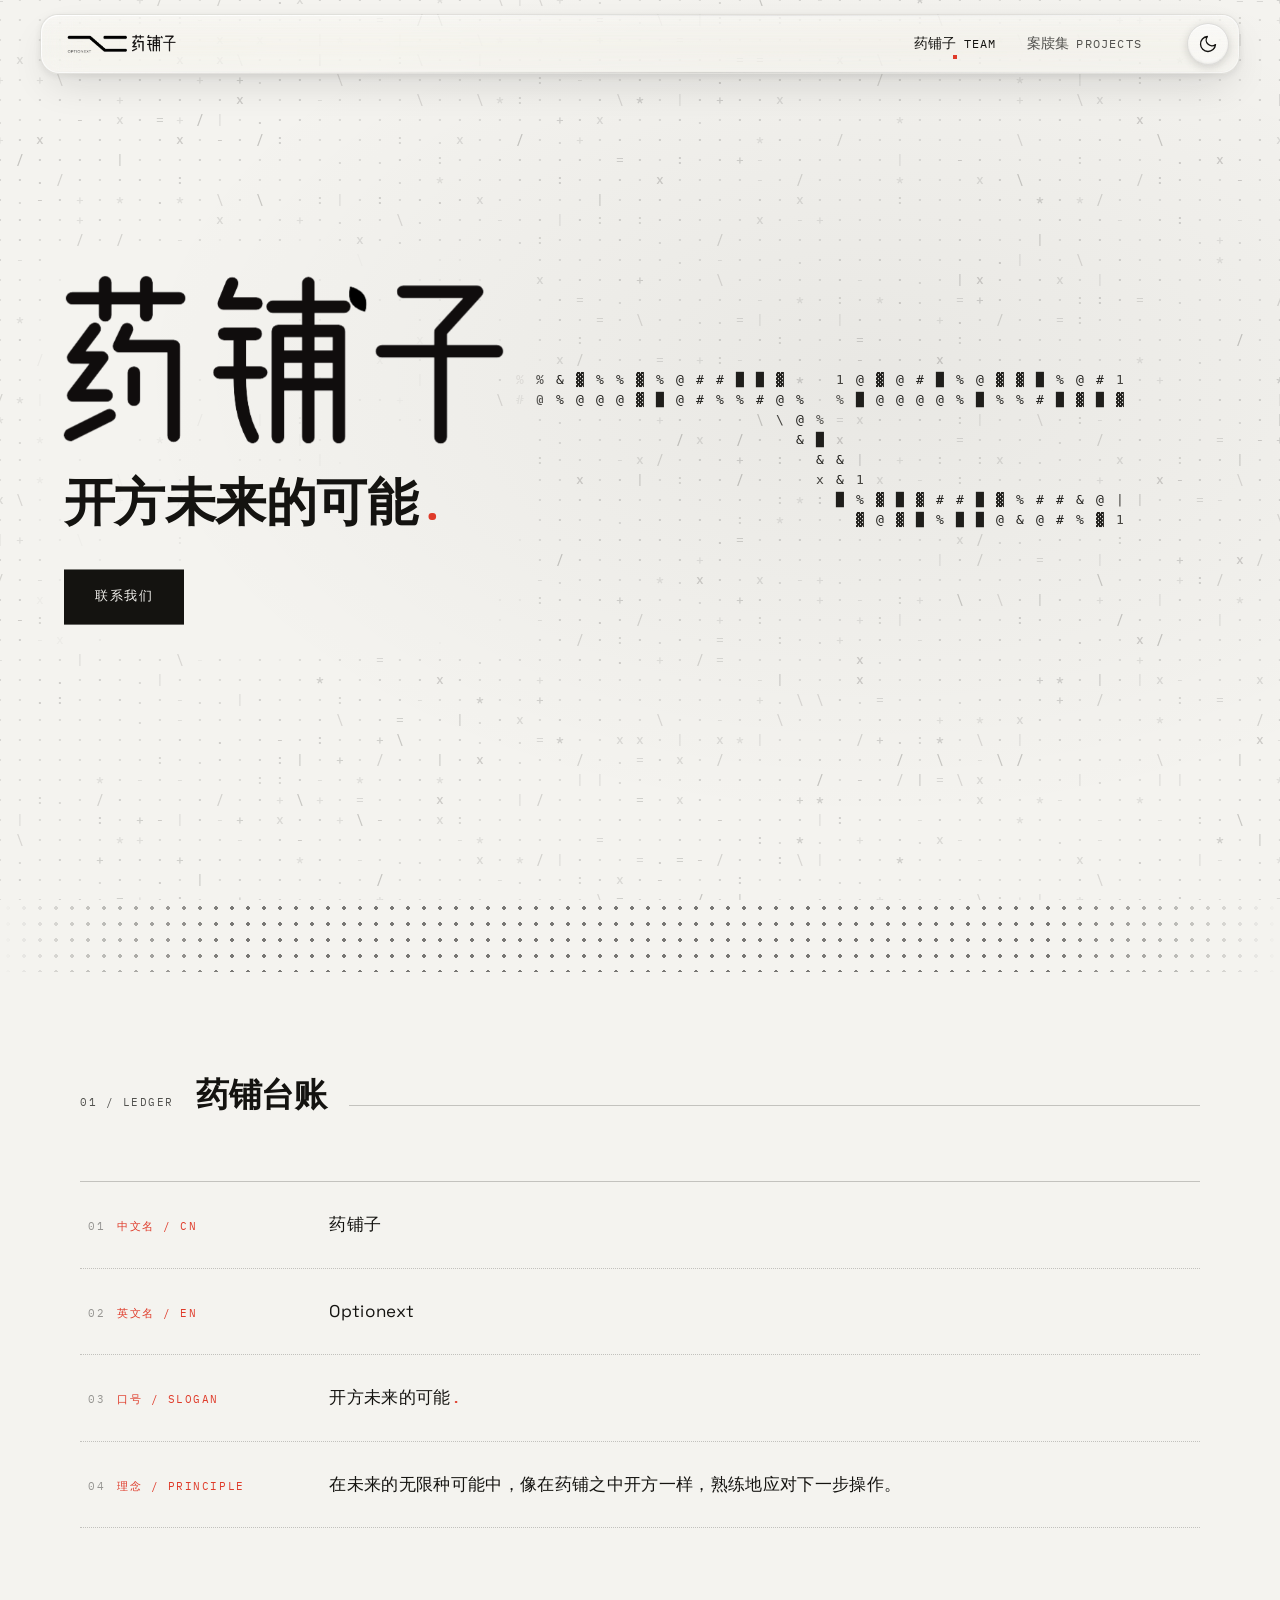
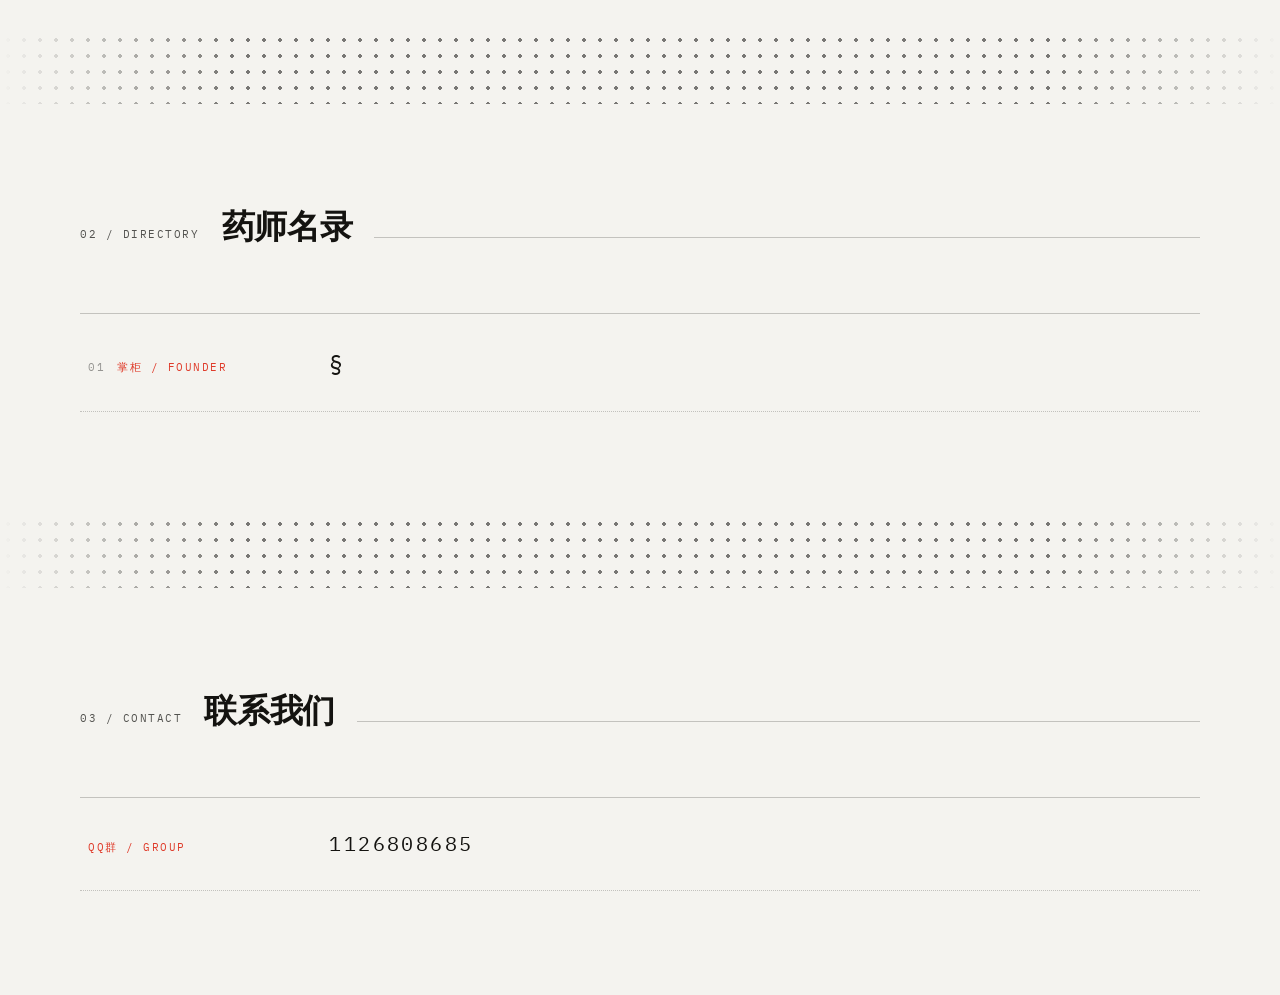
<file: index.html>
<!DOCTYPE html>
<html lang="zh-CN" data-flavor="desk">
<head>
    <meta charset="UTF-8">
    <meta name="viewport" content="width=device-width, initial-scale=1.0">
    <title>Optionext · 药铺子</title>
    <link rel="icon" type="image/png" href="images/LOGO竖版.png">
    <script>
        /* 主题防闪烁：早于一切渲染确定“明 / 暗”另一半 */
        (function () {
            try {
                var t = localStorage.getItem('optionext-theme') ||
                    (matchMedia('(prefers-color-scheme: dark)').matches ? 'dark' : 'light');
                document.documentElement.dataset.theme = t;
            } catch (e) {}
        })();
    </script>
    <script src="components/device-guard.js"></script>
    <link rel="preconnect" href="https://fonts.googleapis.com">
    <link rel="preconnect" href="https://fonts.gstatic.com" crossorigin>
    <link href="https://fonts.googleapis.com/css2?family=Space+Grotesk:wght@400;500;700&family=IBM+Plex+Mono:wght@400;500&display=swap" rel="stylesheet">
    <style data-page="home">
        /* ============================================================
           OPTIONEXT · ASCII 矩阵界面系统 03
           双主题（明 / 暗）· 整幅字符矩阵 · 代码生成图标 · 横向冲击波
           ============================================================ */
        :root {
            --paper: #f4f3ef;
            --ink: #141310;
            --ink-rgb: 20, 19, 16;
            --ink-70: rgba(20, 19, 16, .72);
            --ink-45: rgba(20, 19, 16, .42);
            --ink-25: rgba(20, 19, 16, .22);
            --ink-12: rgba(20, 19, 16, .12);
            --signal: #df3b2a;
            --font-sans: "Space Grotesk", "PingFang SC", "Hiragino Sans GB", "Microsoft YaHei", system-ui, sans-serif;
            --font-mono: "IBM Plex Mono", ui-monospace, "SFMono-Regular", Consolas, monospace;
            --ease-out: cubic-bezier(.22, 1, .36, 1);
            /* 页眉玻璃底边约在 72px（top 14 + 条高 ~58），沉底避让再多留一档呼吸 */
            --sh-safe-bottom: 112px;
        }

        :root[data-theme="dark"] {
            --paper: #0f0e0c;
            --ink: #e9e7e1;
            --ink-rgb: 233, 231, 225;
            --ink-70: rgba(233, 231, 225, .72);
            --ink-45: rgba(233, 231, 225, .45);
            --ink-25: rgba(233, 231, 225, .22);
            --ink-12: rgba(233, 231, 225, .12);
            --signal: #ef4d3a;
        }

        * { margin: 0; padding: 0; box-sizing: border-box; }

        html { -webkit-text-size-adjust: 100%; }

        body {
            background: var(--paper);
            color: var(--ink);
            font-family: var(--font-sans);
            font-size: 16px;
            line-height: 1.6;
            -webkit-font-smoothing: antialiased;
            overflow-x: hidden;
        }

        ::selection { background: var(--ink); color: var(--paper); }
        a { color: inherit; text-decoration: none; }

        .mono {
            font-family: var(--font-mono);
            font-size: 11px;
            letter-spacing: .14em;
            text-transform: uppercase;
            color: var(--ink-70);
        }

        /* 圆形扩散期间禁用一切属性过渡，避免与 View Transition 抢动画 */
        .sh-vt *, .sh-vt *::before, .sh-vt *::after {
            transition: none !important;
        }

        /* ============================================================
           HERO · 整屏字符矩阵
           ============================================================ */
        .hero {
            position: relative;
            height: 100vh;
            min-height: 620px;
            overflow: hidden;
            background:
                radial-gradient(1200px 720px at 68% 42%, rgba(var(--ink-rgb), .05), transparent 62%),
                var(--paper);
        }

        #matrix {
            position: absolute;
            inset: 0;
            width: 100%;
            height: 100%;
            pointer-events: none;
            z-index: 0;
        }

        /* ---------------- 左侧文案 ---------------- */
        .hero-copy {
            position: absolute;
            z-index: 3;
            left: clamp(28px, 5vw, 76px);
            top: 50%;
            transform: translateY(-50%);
            max-width: 440px;
        }

        h1 {
            font-size: clamp(40px, 4vw, 56px);
            font-weight: 700;
            line-height: 1.12;
            letter-spacing: -.01em;
            margin-bottom: 38px;
        }
        h1 .line { display: block; overflow: hidden; padding-bottom: .08em; margin-bottom: -.08em; }
        h1 .line > span {
            display: block;
            opacity: 0;
            transform: translateY(110%);
            animation: lineUp .9s var(--ease-out) forwards;
        }
        h1 .line > span { animation-delay: 1.62s; }
        h1 .dot {
            display: inline;
            color: var(--signal);
            font-family: var(--font-mono);
            font-weight: 400;
        }

        /* ---------------- 品牌字标（明底黑字 / 暗底白字各一张） ---------------- */
        .hero-wordmark {
            width: 100%;
            max-width: 440px;
            margin-bottom: 30px;
            opacity: 0;
            animation: rise .85s var(--ease-out) 1.3s forwards;
        }
        .hero-wordmark img {
            display: block;
            width: 160.5%;
            height: auto;
            max-width: none;
            /* 抵消 PNG 画布四周留白：笔画充满文案列，并与下方口号左缘对齐 */
            margin: -9.8% 0 -16.2% -30.7%;
        }
        .hero-wordmark .wm-dark { display: none; }
        :root[data-theme="dark"] .hero-wordmark .wm-light { display: none; }
        :root[data-theme="dark"] .hero-wordmark .wm-dark { display: block; }

        .actions {
            display: flex; align-items: center; gap: 30px;
            opacity: 0;
            animation: rise .8s var(--ease-out) 1.86s forwards;
        }

        .btn-primary {
            display: inline-flex; align-items: center; gap: 12px;
            background: var(--ink);
            color: var(--paper);
            font-family: var(--font-mono);
            font-size: 13px;
            letter-spacing: .12em;
            padding: 16px 30px;
            border: 1px solid var(--ink);
            transition: background .35s var(--ease-out), color .35s var(--ease-out), transform .35s var(--ease-out);
        }
        .btn-primary:hover { background: transparent; color: var(--ink); transform: translateY(-2px); }
        .btn-primary:focus-visible {
            outline: 2px solid var(--signal); outline-offset: 3px;
        }

        /* ============================================================
           点阵色带（halftone 分隔）
           ============================================================ */
        .dot-band {
            height: 72px;
            background-image: radial-gradient(var(--ink) 1.6px, transparent 2px);
            background-size: 16px 16px;
            -webkit-mask-image: linear-gradient(90deg, transparent, #000 18%, #000 82%, transparent);
                    mask-image: linear-gradient(90deg, transparent, #000 18%, #000 82%, transparent);
            opacity: .55;
        }

        /* ============================================================
           页眉顶 / 底吸附避让（与确实页同一机制）
           · 锚顶：hero 保持整屏出血——玻璃浮于字符矩阵之上本就是
             本页设计，顶部不让；
           · 沉底：主体底部以 .5s 缓出让出安全距，台账末行不被玻璃压住，
             节奏与玻璃吸附飞行（~.62s）对齐。
           transition 同时包含软导航淡入淡出属性（类选择器压过
           page-transit 注入的裸 main 规则）
           ============================================================ */
        main.home {
            transition: padding .5s var(--ease-out), opacity .24s ease, transform .24s ease;
        }
        body.sh-dock-bottom main.home {
            padding-bottom: var(--sh-safe-bottom);
        }

        /* ============================================================
           结构区：面板卡片（上下留白较旧版小幅收紧）
           ============================================================ */
        .structure {
            padding: 96px clamp(28px, 5vw, 72px) 104px;
        }
        .structure-inner { max-width: 1120px; margin: 0 auto; }
        .structure-head {
            display: flex; align-items: baseline; gap: 22px;
            margin-bottom: 60px;
        }
        .structure-head h2 {
            font-size: clamp(26px, 2.6vw, 34px);
            font-weight: 700;
            letter-spacing: -.01em;
        }
        .structure-head .rule { flex: 1; height: 1px; background: var(--ink-25); }

        /* ---------------- 药铺台账：四条同字号档案行 ---------------- */
        .ledger { border-top: 1px solid var(--ink-25); }
        .ledger-row {
            display: grid;
            grid-template-columns: 190px 1fr;
            gap: clamp(24px, 4vw, 72px);
            align-items: baseline;
            padding: 27px 8px;
            border-bottom: 1px dotted var(--ink-25);
        }
        .ledger-row dt {
            font-family: var(--font-mono);
            font-size: 11px;
            letter-spacing: .14em;
            color: var(--signal);
        }
        .ledger-row dt .idx {
            color: var(--ink-45);
            margin-right: 12px;
        }
        .ledger-row dd {
            font-size: 17px;
            line-height: 1.85;
            letter-spacing: .02em;
            color: var(--ink);
        }
        .ledger-row dd .ledger-dot {
            color: var(--signal);
            font-family: var(--font-mono);
            font-weight: 400;
        }
        .ledger-row dd .founder-name {
            color: var(--ink);
            font-family: var(--font-mono);
            font-size: clamp(20px, 1.8vw, 24px);
            letter-spacing: .1em;
        }
        .ledger-row dd .qq-no {
            font-family: var(--font-mono);
            font-size: clamp(18px, 1.6vw, 21px);
            letter-spacing: .12em;
            cursor: pointer;
        }
        .ledger-row dd .qq-no:hover { text-decoration: underline; text-underline-offset: 5px; }
        .ledger-row dd .qq-no:active { opacity: .6; }

        /* ---------------- 空板块占位（尚未录入内容） ---------------- */
        .structure-empty {
            margin: 0;
            padding: 2px 8px;
            color: var(--ink-45);
            font-size: 15px;
            letter-spacing: .04em;
        }

        /* ---------------- 动效 ---------------- */
        @keyframes rise {
            from { opacity: 0; transform: translateY(22px); }
            to   { opacity: 1; transform: translateY(0); }
        }
        @keyframes lineUp {
            to { opacity: 1; transform: translateY(0); }
        }

        /* 软导航重入本页：hero 不播入场动画，立即就位（JS 给 .hero 加 .hero-in） */
        .hero.hero-in .hero-wordmark,
        .hero.hero-in .actions { opacity: 1; animation: none; }
        .hero.hero-in h1 .line > span { opacity: 1; transform: none; animation: none; }

        @media (prefers-reduced-motion: reduce) {
            *, *::before, *::after {
                animation-duration: .001ms !important;
                animation-iteration-count: 1 !important;
                transition-duration: .001ms !important;
            }
            .hero-wordmark, .actions { opacity: 1 !important; }
            h1 .line > span { opacity: 1 !important; transform: none !important; }
        }

        /* 窄屏兜底（站点以 PC 为主，移动端由 guard 跳转） */
        @media (max-width: 1080px) {
            .hero-copy { max-width: 78vw; }
            .ledger-row { grid-template-columns: 1fr; gap: 10px; padding: 22px 4px; }
        }
    </style>
</head>
<body>
    <main class="home">
        <!-- ================= HERO：整屏 ASCII 矩阵 ================= -->
        <section class="hero" id="hero">
            <canvas id="matrix" aria-hidden="true"></canvas>

            <div class="hero-copy">
                <div class="hero-wordmark" role="img" aria-label="药铺子">
                    <img class="wm-light" src="images/字标横版黑.png" width="1000" height="400" alt="" fetchpriority="high">
                    <img class="wm-dark" src="images/字标横版白.png" width="1000" height="400" alt="" aria-hidden="true" fetchpriority="high">
                </div>

                <h1>
                    <span class="line"><span>开方未来的可能<span class="dot">.</span></span></span>
                </h1>

                <div class="actions">
                    <a class="btn-primary" data-qq-launch>联系我们</a>
                </div>
            </div>
        </section>

        <div class="dot-band" aria-hidden="true"></div>

        <!-- ================= 药铺台账 ================= -->
        <section class="structure" id="team">
            <div class="structure-inner">
                <div class="structure-head">
                    <span class="mono">01 / LEDGER</span>
                    <h2>药铺台账</h2>
                    <span class="rule" aria-hidden="true"></span>
                </div>

                <dl class="ledger">
                    <div class="ledger-row">
                        <dt><span class="idx">01</span>中文名 / CN</dt>
                        <dd>药铺子</dd>
                    </div>
                    <div class="ledger-row">
                        <dt><span class="idx">02</span>英文名 / EN</dt>
                        <dd>Optionext</dd>
                    </div>
                    <div class="ledger-row">
                        <dt><span class="idx">03</span>口号 / SLOGAN</dt>
                        <dd>开方未来的可能<span class="ledger-dot">.</span></dd>
                    </div>
                    <div class="ledger-row">
                        <dt><span class="idx">04</span>理念 / PRINCIPLE</dt>
                        <dd>在未来的无限种可能中，像在药铺之中开方一样，熟练地应对下一步操作。</dd>
                    </div>
                </dl>
            </div>
        </section>

        <div class="dot-band" aria-hidden="true"></div>

        <!-- ================= 药师名录 ================= -->
        <section class="structure" id="directory">
            <div class="structure-inner">
                <div class="structure-head">
                    <span class="mono">02 / DIRECTORY</span>
                    <h2>药师名录</h2>
                    <span class="rule" aria-hidden="true"></span>
                </div>

                <dl class="ledger">
                    <div class="ledger-row">
                        <dt><span class="idx">01</span>掌柜 / FOUNDER</dt>
                        <dd><span class="founder-name">§</span></dd>
                    </div>
                </dl>
            </div>
        </section>

        <div class="dot-band" aria-hidden="true"></div>

        <!-- ================= 联系我们 ================= -->
        <section class="structure" id="contact">
            <div class="structure-inner">
                <div class="structure-head">
                    <span class="mono">03 / CONTACT</span>
                    <h2>联系我们</h2>
                    <span class="rule" aria-hidden="true"></span>
                </div>

                <dl class="ledger">
                    <div class="ledger-row">
                        <dt>QQ群 / GROUP</dt>
                        <dd><span class="qq-no" data-qq-group data-qq-launch title="点击加入QQ群"></span></dd>
                    </div>
                </dl>
            </div>
        </section>
    </main>

    <script data-page-script>
    (function () {
        'use strict';

        /* 软导航（page-transit.js）：先停掉上一页仍在运行的引擎，再初始化本页 */
        if (typeof window.__optionextPageStop === 'function') {
            try { window.__optionextPageStop(); } catch (e) {}
            window.__optionextPageStop = null;
        }

        /* ============================================================
           联系方式（QQ群）：群号与官方加群链接分段存放、运行时拼接，
           源码不留明文。此段必须放在 data-page-script 内——软导航换页
           后只有本脚本会被重跑，独立内联 script 不执行（群号会空、
           点击无响应）
           ============================================================ */
        (function () {
            var groupNo = ['11', '26', '80', '8685'].join('');
            var groupEl = document.querySelector('[data-qq-group]');
            if (groupEl) { groupEl.textContent = groupNo; }

            var k = ['lpeAG2f4', 'QMzrY549', '5YHIQGhk', 'c9mUR-Y3'].join('');
            var auth = ['3y8mB+WXK8knS/9N', 'D6fEp9O31xyCn1Qg',
                'jXFJDZVgPeNtXlEl', 'GYrSxQ/t2YjmkvDj'].join('');
            var joinUrl = ['https://', 'qm.', 'qq.', 'com', '/cgi-bin/qm/qr?k='].join('')
                + k + '&jump_from=webapi&authKey=' + auth;

            function openJoin(e) {
                e.preventDefault();
                var coarse = window.matchMedia &&
                    window.matchMedia('(pointer: coarse)').matches;
                if (coarse) { window.location.href = joinUrl; }
                else { window.open(joinUrl, '_blank', 'noopener'); }
            }

            var targets = document.querySelectorAll('[data-qq-launch]');
            for (var i = 0; i < targets.length; i++) {
                targets[i].addEventListener('click', openJoin);
            }
        }());

        /* 整页首次加载保留 hero 入场动画；软导航重入本页时 hero 立即就位 */
        if (window.__optionextHomeSeen) {
            var heroEl = document.getElementById('hero');
            if (heroEl) { heroEl.classList.add('hero-in'); }
        } else {
            window.__optionextHomeSeen = true;
        }

        var dead = false;

        /* ============================================================
           常量 / 字符集
           颜色由 CSS 令牌实时读取 —— 明 / 暗主题切换时整幅矩阵随之变色
           ============================================================ */
        function hexRgb(h) {
            h = h.replace('#', '').trim();
            return [parseInt(h.slice(0, 2), 16), parseInt(h.slice(2, 4), 16), parseInt(h.slice(4, 6), 16)];
        }
        function readTheme() {
            var cs = getComputedStyle(document.documentElement);
            return {
                ink: hexRgb(cs.getPropertyValue('--ink')),
                paper: hexRgb(cs.getPropertyValue('--paper')),
                sig: hexRgb(cs.getPropertyValue('--signal'))
            };
        }
        var TC = readTheme();
        var INK   = TC.ink;
        var SIG   = TC.sig;
        var PAPER = TC.paper;
        var reduced = window.matchMedia('(prefers-reduced-motion: reduce)').matches;
        var dpr = Math.min(window.devicePixelRatio || 1, 2);

        var GAP = 20;                 // 栅格间距（CSS px）
        var FS  = 12.5;               // 常规字号

        var SCRAMBLE = ['0','1','/','\\','|','+','*','#','=','<','>','%','&',':','x','X','@','$','·','-'];
        var FIELD_G  = ['·','·','·','·','.','.',':','+','x','*','/','\\','|','-','='];
        var EDGE_G   = ['·','.','*','+','x','/','\\','|'];
        var MID_G    = ['x','X','*','%','+','/','\\','|','1'];
        var CORE_G   = ['█','▓','#','@','%','&'];
        var FRONT_G  = ['█','▓','▒','#','@','&','%','$'];

        // 横向冲击波时间轴（ms）
        var T_CHAOS_END = 420;        // 混沌期结束，波从左屏外进入
        var WAVE_DUR    = 1250;       // 横扫时长
        var WAVE_PRE    = 55;         // 波前预激宽度（px）
        var WAVE_TAIL   = 130;        // 尾流衰减宽度（px）
        var WAVE_CORE   = 30;         // 核心带宽（px）
        var WAVE_EDGE   = 8;          // 锋刃半宽（px）
        var IDLE_AT     = T_CHAOS_END + WAVE_DUR + 400;

        var cv  = document.getElementById('matrix');
        var ctx = cv.getContext('2d');
        var heroEl  = document.getElementById('hero');
        var copyEl  = document.querySelector('.hero-copy');

        var cssW = 0, cssH = 0, cols = 0, rows = 0, ox = 0, oy = 0;
        var cells = [];
        var quiet = null;
        var started = performance.now();
        var settleNow = false;       // resize / reduced-motion 直接呈现完成态

        var mouse = { x: -9999, y: -9999, active: false, lm: -1e9 };
        var clickSweepAt = -1;       // 点中图标：细字符带重扫起点

        /* ---------------- 随机（种子） ---------------- */
        function rnd(seed) {
            var x = Math.sin(seed * 127.1 + 311.7) * 43758.5453;
            return x - Math.floor(x);
        }
        function pick(arr, seed) { return arr[Math.floor(rnd(seed) * arr.length)]; }
        function clamp(v, a, b) { return v < a ? a : v > b ? b : v; }
        function easeInOutCubic(x) { return x < .5 ? 4 * x * x * x : 1 - Math.pow(-2 * x + 2, 3) / 2; }
        function easeOutBack(x) {
            var c1 = 1.70158, c3 = c1 + 1;
            return 1 + c3 * Math.pow(x - 1, 3) + c1 * Math.pow(x - 1, 2);
        }
        function mixRgb(a, b, k) {
            return [
                Math.round(a[0] + (b[0] - a[0]) * k),
                Math.round(a[1] + (b[1] - a[1]) * k),
                Math.round(a[2] + (b[2] - a[2]) * k)
            ];
        }

        /* ============================================================
           字符精灵缓存（字符 × 字号 × 颜色 × 透明度档位）
           ============================================================ */
        var sprites = {};
        function sprite(ch, rgb, a, fs) {
            var fsk = Math.round(fs * 2);
            var key = ch + '|' + fsk + '|' + rgb.join(',') + '|' + Math.round(a * 10);
            var s = sprites[key];
            if (!s) {
                var size = Math.ceil(fs * 1.5);
                s = document.createElement('canvas');
                s.width = s.height = size * dpr;
                var c = s.getContext('2d');
                c.scale(dpr, dpr);
                c.font = '500 ' + fs + 'px "IBM Plex Mono", ui-monospace, Consolas, monospace';
                c.textAlign = 'center';
                c.textBaseline = 'middle';
                c.fillStyle = 'rgba(' + rgb.join(',') + ',' + a + ')';
                c.fillText(ch, size / 2, size / 2 + .5);
                s._size = size;
                sprites[key] = s;
            }
            return s;
        }

        /* ============================================================
           代码绘制品牌图标（按 PNG 实测几何，100 × 27 归一化画布）
           笔画 A：左上横 → 斜降 → 下横（连续圆角折线）
           笔画 B：右上角独立横杠
           ============================================================ */
        var PATH_A = [[0, 3.72], [44.2, 3.72], [57.3, 23.48], [100, 23.48]];
        var PATH_B = [[55.8, 3.72], [100, 3.72]];
        var ICON_H = 27, STROKE = 4.94;

        function preheat() {
            for (var i = 0; i < cells.length; i++) {
                var c = cells[i];
                if (c.kind > 0) sprite(c.glyph, INK, c.baseA, FS + .5);
            }
        }

        function build() {
            var rect = heroEl.getBoundingClientRect();
            cssW = rect.width; cssH = rect.height;
            cv.width  = Math.max(1, Math.round(cssW * dpr));
            cv.height = Math.max(1, Math.round(cssH * dpr));
            ctx.setTransform(dpr, 0, 0, dpr, 0, 0);

            cols = Math.floor(cssW / GAP) + 1;
            rows = Math.floor(cssH / GAP) + 1;
            ox = (cssW - (cols - 1) * GAP) / 2;
            oy = (cssH - (rows - 1) * GAP) / 2;

            /* ---- 图标栅格映射 ---- */
            var scale = Math.min(cols * .46 / 100, rows * .40 / ICON_H);
            var ccx = cols * .635, ccy = rows * .50;
            var gW = 100 * scale, gH = ICON_H * scale;
            var x0 = ccx - gW / 2, y0 = ccy - gH / 2;

            /* ---- 离屏栅化两条笔画 ---- */
            var SS = 4;
            var oc = document.createElement('canvas');
            oc.width = cols * SS; oc.height = rows * SS;
            var o = oc.getContext('2d');
            o.scale(SS, SS);
            o.lineCap = 'round';
            o.lineJoin = 'round';
            o.strokeStyle = '#fff';
            o.lineWidth = STROKE * scale;

            function strokePath(P) {
                o.beginPath();
                o.moveTo(x0 + P[0][0] * scale, y0 + P[0][1] * scale);
                for (var i = 1; i < P.length; i++) o.lineTo(x0 + P[i][0] * scale, y0 + P[i][1] * scale);
                o.stroke();
            }
            strokePath(PATH_A);
            strokePath(PATH_B);

            var img = o.getImageData(0, 0, oc.width, oc.height).data;
            function covAt(gx, gy) {
                var sum = 0;
                for (var sy = 0; sy < SS; sy++) {
                    for (var sx = 0; sx < SS; sx++) {
                        var ix = (gy * SS + sy) * oc.width + (gx * SS + sx);
                        sum += img[ix * 4 + 3];
                    }
                }
                return sum / (SS * SS * 255);
            }

            /* ---- 生成格点 ---- */
            /* 保留重建前的锁定状态：resize 不把入场动画打回原点 */
            var oldLock = {};
            for (var li = 0; li < cells.length; li++) {
                if (cells[li].locked) oldLock[cells[li].gx + ',' + cells[li].gy] = cells[li].lockT;
            }
            cells = [];
            for (var gy = 0; gy < rows; gy++) {
                for (var gx = 0; gx < cols; gx++) {
                    var cov = covAt(gx, gy);
                    var seed = gx * 738.37 + gy * 921.13;
                    var lk = oldLock[gx + ',' + gy];
                    var cell = {
                        gx: gx, gy: gy,
                        hx: ox + gx * GAP, hy: oy + gy * GAP,
                        seed: seed,
                        sens: .7 + rnd(seed + 1) * .6,      // 波敏感度（避免边缘整齐）
                        phase: rnd(seed + 2) * 70,          // 锁定相位延迟
                        kind: 0, glyph: '·', baseA: .1,
                        locked: settleNow || lk !== undefined,
                        lockT: lk !== undefined ? lk : (settleNow ? -1 : 0),
                        ox2: 0, oy2: 0,                     // 鼠标斥力偏移
                        burstT: -1e9, bx: 0, by: 0,         // 点击爆裂
                        near: false,
                        nextShuffle: 0
                    };

                    if (cov >= .62) {
                        cell.kind = 3; cell.glyph = pick(CORE_G, seed); cell.baseA = .95;
                    } else if (cov >= .36) {
                        cell.kind = 2; cell.glyph = pick(MID_G, seed); cell.baseA = .78;
                    } else if (cov >= .14) {
                        cell.kind = 1; cell.glyph = pick(EDGE_G, seed); cell.baseA = .5;
                    } else {
                        cell.glyph = rnd(seed) < .62 ? '·' : pick(FIELD_G, seed + 13);
                        cell.baseA = .08 + rnd(seed + 5) * .1;
                    }
                    cells.push(cell);
                }
            }

            /* 预热完成态精灵 */
            preheat();
            calcQuiet();
        }

        /* ---------------- 文案静区：压暗其下字符 ---------------- */
        function calcQuiet() {
            var hr = heroEl.getBoundingClientRect();
            var cr = copyEl.getBoundingClientRect();
            var pad = 44;
            quiet = {
                x0: cr.left - hr.left - pad,
                y0: cr.top - hr.top - pad,
                x1: cr.right - hr.left + pad,
                y1: cr.bottom - hr.top + pad
            };
        }
        function quietMul(x, y) {
            if (!quiet) return 1;
            var fx = 26, fy = 26;
            var ax = clamp((x - quiet.x0) / fx, 0, 1) * clamp((quiet.x1 - x) / fx, 0, 1);
            var ay = clamp((y - quiet.y0) / fy, 0, 1) * clamp((quiet.y1 - y) / fy, 0, 1);
            return 1 - ax * ay * .88;
        }

        /* ============================================================
           交互（纯字符反馈，无任何线条/光斑）
           ============================================================ */
        function pointerSample(e) {
            var r = cv.getBoundingClientRect();
            mouse.x = e.clientX - r.left;
            mouse.y = e.clientY - r.top;
            mouse.lm = performance.now() - started;
        }
        heroEl.addEventListener('pointerdown', function (e) {
            pointerSample(e);
            mouse.active = true;
        });
        heroEl.addEventListener('pointermove', function (e) {
            pointerSample(e);
            mouse.active = true;
        });
        /* 抬手/松键不走清场：停住即无新运动，由 moveF 沿"停 480ms + 420ms 柔消"
           同一条曲线消退，手指（含 iPad/触屏本）与鼠标划过手感一致；也不可能永久留洞。
           touch/pen 在 up 后规范上必补发 pointerleave 边界噪声，忽略；
           只有鼠标真正移出元素才瞬清。cancel 只对鼠标/笔瞬清（见下）。 */
        heroEl.addEventListener('pointerleave', function (e) {
            if (e.pointerType === 'mouse') { mouse.active = false; }
        });
        heroEl.addEventListener('pointercancel', function (e) {
            if (e.pointerType !== 'touch') { mouse.active = false; }
        });

        /* 触摸兜底通道（{passive:true}，绝不阻止原生滚动）：
           手指滑动一旦被浏览器判定为滚页手势，Pointer Events 会被 pointercancel
           截断（真机上"一滑斥力就快速衰减"的根因，鼠标无此问题），但原生 touch
           事件在滚动全程继续派发——由它持续喂坐标与最后运动时刻，触摸与鼠标
           共用同一条"动则满力、停住柔消"曲线。抬手/取消同样不清场，交给 moveF。 */
        function touchSample(e) {
            var t = e.touches && e.touches[0];
            if (!t) { return; }
            pointerSample(t);
            mouse.active = true;
        }
        heroEl.addEventListener('touchstart', touchSample, { passive: true });
        heroEl.addEventListener('touchmove', touchSample, { passive: true });
        heroEl.addEventListener('touchend', function (e) {
            if (e.touches && e.touches.length) { touchSample(e); }
            /* 无剩余触点：位置冻结，moveF 自然柔消，与鼠标停住同曲线 */
        }, { passive: true });
        heroEl.addEventListener('touchcancel', function () {
            /* 系统中断手势：同样柔消，不瞬清 */
        }, { passive: true });

        heroEl.addEventListener('click', function (e) {
            if (reduced || e.target.closest('a,button')) return;
            var r = cv.getBoundingClientRect();
            var x = e.clientX - r.left, y = e.clientY - r.top;
            var now = performance.now() - started;

            // 1) 字符爆裂：半径内格点获得径向冲量
            var hitIcon = false;
            for (var i = 0; i < cells.length; i++) {
                var c = cells[i];
                var dd = Math.hypot(c.hx - x, c.hy - y);
                if (dd < 130) {
                    var ang = Math.atan2(c.hy - y, c.hx - x) + (rnd(c.seed + now) - .5) * .7;
                    var len = (1 - dd / 130) * (22 + rnd(c.seed + 3) * 26);
                    c.burstT = now;
                    c.bx = Math.cos(ang) * len;
                    c.by = Math.sin(ang) * len;
                    if (c.kind > 0 && dd < GAP * 2) hitIcon = true;
                }
            }

            // 2) 点中图标 → 细字符带从左到右重扫
            if (hitIcon) clickSweepAt = now;
        });

        /* ============================================================
           波前线：左右位置 + 纵向蠕动（带点活动）
           ============================================================ */
        function waveFrontY(baseX, y, t) {
            return baseX
                + Math.sin(y * .018 + t * .006) * 12
                + Math.sin(y * .047 - t * .012) * 6
                + Math.sin(y * .009 + t * .003) * 7;
        }
        function sweepEase(x) { return easeInOutCubic(x); }

        function chaosGlyph(cell, t, salt) {
            return SCRAMBLE[Math.floor(rnd(cell.seed + salt + Math.floor(t / 46)) * SCRAMBLE.length) % SCRAMBLE.length];
        }

        /* ============================================================
           渲染
           ============================================================ */
        function render(t) {
            ctx.setTransform(dpr, 0, 0, dpr, 0, 0);
            ctx.clearRect(0, 0, cssW, cssH);

            /* ---- 主横向波 ---- */
            var chaos = t < T_CHAOS_END;
            var wp = clamp((t - T_CHAOS_END) / WAVE_DUR, 0, 1);
            var waveOn = wp > 0 && wp < 1;
            var waveBase = -80 + sweepEase(wp) * (cssW + 160);

            /* ---- 点击重扫细带 ---- */
            var clickOn = false, clickBase = 0;
            if (clickSweepAt >= 0) {
                var cp = (t - clickSweepAt) / 850;
                if (cp >= 0 && cp <= 1) {
                    clickOn = true;
                    clickBase = -40 + sweepEase(cp) * (cssW + 80);
                } else if (cp > 1.4) {
                    clickSweepAt = -1;
                }
            }

            /* ---- 待机周期细扫 ---- */
            var idleOn = false, idleBase = 0;
            if (t > IDLE_AT + 1500 && !reduced) {
                var cyc = (t - IDLE_AT - 1500) % 7800;
                if (cyc < 1400) {
                    idleOn = true;
                    idleBase = -40 + sweepEase(cyc / 1400) * (cssW + 80);
                }
            }

            /* 斥力系数只看"指针最近是否在运动"：滑动/按住移动时为 1；
               停住（手指贴着不动或鼠标原地停着）480ms 后于 420ms 内柔消到 0。
               手指与鼠标共用此曲线；真离场 / 手势取消才由事件瞬清 */
            var moveF = mouse.active && !reduced ? clamp(1 - (t - mouse.lm - 480) / 420, 0, 1) : 0;

            for (var i = 0; i < cells.length; i++) {
                var c = cells[i];
                var x = c.hx, y = c.hy;
                var glyph = c.glyph, rgb = INK, alpha = c.baseA, fs = FS + .5;
                var inBand = false;   // 波核心带（压过静区，保证横扫可见）

                /* ---- 波前位置（该格高度处） ---- */
                var front = waveOn ? waveFrontY(waveBase, y, t) : -1e9;
                var d = front - x;    // >0 尾流，<0 波前

                /* ---- 锁定：波扫过图标格点的瞬间 ---- */
                if (waveOn && !c.locked && c.kind > 0 && d >= -c.phase) {
                    c.locked = true;
                    c.lockT = t;
                }

                var hot = 0;          // 红热度 0..1
                var spark = false;    // 纸色火花

                /* 背景格远离波带时，立刻回到稳态点阵（不跟着满屏乱码） */
                var farFromWave = c.kind === 0 && waveOn && (d < -WAVE_PRE || d > WAVE_TAIL);

                if (chaos) {
                    /* 混沌期：以淡弱点阵为主，少量字符跳变 */
                    glyph = rnd(c.seed + Math.floor(t / 70)) < .74
                        ? pick(FIELD_G, c.seed + Math.floor(t / 60))
                        : chaosGlyph(c, t, 7);
                    alpha = .05 + rnd(c.seed + Math.floor(t / 90)) * .1;
                    fs = FS;
                    x += Math.sin(t * .021 + c.seed) * .9;
                    y += Math.cos(t * .017 + c.seed * 1.3) * .9;
                } else if (waveOn && !c.locked && !farFromWave) {
                    /* 波前未到（图标暗场）/ 预激区：低亮乱码，逼近时被吸亮 */
                    glyph = chaosGlyph(c, t, 7);
                    alpha = .07 + rnd(c.seed + Math.floor(t / 90)) * .12;
                    fs = FS;
                    var pre = clamp(1 + d / WAVE_PRE, 0, 1);
                    if (pre > 0) {
                        alpha = .16 + .5 * pre * c.sens;
                        if (pre > .72) {
                            glyph = pick(MID_G, c.seed + Math.floor(t / 40));
                            fs = FS + 1.5;
                        }
                        x += pre * pre * 5 * c.sens;   // 被波吸引，向前趔趄
                    }
                } else if (farFromWave) {
                    glyph = c.glyph;
                    alpha = c.baseA + Math.sin(x * .012 + y * .016 - t * .0011) * .03;
                }

                if (waveOn) {
                    /* ---- 锋刃：最亮最密的一条细线，红黑跳变 ---- */
                    if (d > -WAVE_EDGE && d < WAVE_EDGE) {
                        inBand = true;
                        var h1 = rnd(c.seed + Math.floor(t / 34));
                        glyph = pick(FRONT_G, c.seed + Math.floor(t / 26));
                        fs = FS + 7;
                        alpha = 1;
                        if (h1 < .42) { rgb = SIG; hot = 1; }
                        else if (h1 > .94) { rgb = PAPER; spark = true; }
                        if (c.kind > 0) { rgb = SIG; hot = 1; }
                    } else if (d >= -WAVE_CORE * .4 && d < WAVE_CORE) {
                        /* ---- 带身：锋刃两侧的衬带 ---- */
                        inBand = true;
                        glyph = pick(FRONT_G, c.seed + Math.floor(t / 40));
                        fs = FS + 3.5;
                        alpha = .75;
                        if (rnd(c.seed + Math.floor(t / 46)) < .2) { rgb = SIG; hot = 1; }
                        if (c.kind > 0) { rgb = SIG; hot = .8; }
                    } else if (d >= WAVE_CORE && d < WAVE_TAIL) {
                        /* ---- 尾流：剧烈乱码迅速衰减 ---- */
                        var k = 1 - (d - WAVE_CORE) / (WAVE_TAIL - WAVE_CORE);
                        glyph = chaosGlyph(c, t, 21);
                        alpha = Math.max(alpha, (.08 + .36 * k) * c.sens);
                        fs = FS + 1.5 * k;
                        var h2 = rnd(c.seed + Math.floor(t / 55));
                        if (k > .5 && h2 < .2) { rgb = SIG; hot = 1; }
                    } else if (d < -WAVE_CORE * .4 && d > -WAVE_PRE) {
                        var pf = 1 + d / WAVE_PRE;
                        if (pf > .5) {
                            glyph = pick(SCRAMBLE, c.seed + Math.floor(t / 50));
                            fs = FS + 2 * pf;
                            alpha = Math.max(alpha, .14 + .2 * pf);
                        }
                    }

                    /* ---- 图标格点锁定瞬间：红热打印 + 沿波向过冲回弹 ---- */
                    if (c.locked && c.kind > 0) {
                        var age = t - c.lockT;
                        if (age < 620) {
                            hot = Math.max(hot, Math.pow(1 - age / 620, 1.6) * (c.kind === 3 ? 1 : .7));
                            var back = clamp(age / 420, 0, 1);
                            x += (1 - easeOutBack(back)) * 15 * c.sens;
                            if (age < 110) glyph = chaosGlyph(c, t, 33);
                            else glyph = c.glyph;
                            alpha = Math.max(alpha, c.baseA);
                        }
                    }
                }

                /* ---- 点击重扫细带：只点燃图标 ---- */
                if (clickOn && c.kind > 0) {
                    var cd = waveFrontY(clickBase, y, t * 1.3) - x;
                    if (Math.abs(cd) < 16) {
                        hot = Math.max(hot, .9);
                        glyph = pick(FRONT_G, c.seed + Math.floor(t / 34));
                        inBand = true;
                    } else if (cd > 16 && cd < 110) {
                        hot = Math.max(hot, .55 * (1 - (cd - 16) / 94));
                    }
                }

                /* ---- 待机细扫：淡红字符带 ---- */
                if (idleOn) {
                    var id = waveFrontY(idleBase, y, t * .8) - x;
                    if (c.kind > 0 && Math.abs(id) < 13) {
                        hot = Math.max(hot, .5);
                    } else if (Math.abs(id) < 20) {
                        glyph = pick(SCRAMBLE, c.seed + Math.floor(t / 60));
                    }
                }

                /* ---- 稳态：图标已锁定字形；背景偶发换字 + 呼吸波 ---- */
                if (!waveOn && !chaos) {
                    if (c.kind > 0 && c.locked) {
                        glyph = c.glyph; alpha = c.baseA; fs = FS + .5;
                    } else if (c.kind === 0) {
                        if (!reduced) {
                            if (t > c.nextShuffle && rnd(c.seed + Math.floor(t / 700)) > .82) {
                                c.nextShuffle = t + 400 + rnd(c.seed + t) * 2600;
                            }
                            if (t < c.nextShuffle && t > c.nextShuffle - 380) {
                                glyph = pick(FIELD_G, c.seed + Math.floor(t / 64));
                            }
                            alpha += Math.sin(x * .012 + y * .016 - t * .0011) * .03;
                        }
                    }
                }

                /* ---- 触压斥力（细条状划过的加强版，随运动停止柔消） ---- */
                var repelX = 0, repelY = 0;
                c.near = false;
                if (moveF > 0) {
                    var mdx = x - mouse.x, mdy = y - mouse.y;
                    var md = Math.hypot(mdx, mdy);
                    if (md < 120 && md > .01) {
                        var f = 1 - md / 120;
                        var force = (c.kind === 3 ? 3 : c.kind === 2 ? 7 : 16) * f * moveF;
                        repelX = mdx / md * force;
                        repelY = mdy / md * force;
                        c.near = c.kind === 0;
                        if (c.near && moveF > .12 && rnd(c.seed + Math.floor(t / 80)) > .45) {
                            glyph = pick(SCRAMBLE, c.seed + Math.floor(t / 80));
                            alpha = Math.max(alpha, (.3 + .35 * f) * moveF);
                        }
                    }
                }
                c.ox2 += (repelX - c.ox2) * .2;
                c.oy2 += (repelY - c.oy2) * .2;
                x += c.ox2; y += c.oy2;

                /* ---- 点击爆裂位移 ---- */
                if (t - c.burstT < 560) {
                    var decay = Math.exp(-(t - c.burstT) / 200);
                    x += c.bx * decay;
                    y += c.by * decay;
                    if (rnd(c.seed + Math.floor(t / 50)) > .35) {
                        glyph = pick(SCRAMBLE, c.seed + Math.floor(t / 50));
                    }
                }

                /* ---- 红热着色 ---- */
                if (hot > 0 && !spark) rgb = mixRgb(INK, SIG, clamp(hot, 0, 1));
                if (hot > .4) alpha = Math.min(1, Math.max(alpha, c.baseA + .25 * hot));

                /* ---- 尾流速度拖影（纯字符残影） ---- */
                var ghost = 0;
                if (inBand && waveOn) ghost = .34;   // 核心带：近距强残影，拉出速度线
                else if (waveOn && d > WAVE_CORE && d < WAVE_TAIL * .7) ghost = (1 - (d - WAVE_CORE) / (WAVE_TAIL * .7 - WAVE_CORE)) * .16;
                if (ghost > .02 && !spark) {
                    var gs = sprite(glyph, rgb, clamp(alpha * ghost, .02, .2), fs);
                    ctx.drawImage(gs, Math.round(x - 9 - gs._size / 2), Math.round(y - gs._size / 2), gs._size, gs._size);
                }

                /* ---- 静区压暗（波核心带除外） ---- */
                if (!inBand) alpha *= quietMul(x, y);

                if (alpha > .02) {
                    var sp = sprite(glyph, rgb, clamp(alpha, .02, 1), fs);
                    ctx.drawImage(sp, Math.round(x - sp._size / 2), Math.round(y - sp._size / 2), sp._size, sp._size);
                }
            }
        }

        /* ---------------- 主循环（hero 离开视口自动挂帧省电） ---------------- */
        var heroVisible = true;
        var io = null;
        var rafId = 0;
        if ('IntersectionObserver' in window) {
            io = new IntersectionObserver(function (es) { heroVisible = es[0].isIntersecting; });
            io.observe(heroEl);
        }
        function loop(now) {
            if (dead) return;                  // 软导航离开后不再续帧
            rafId = requestAnimationFrame(loop);
            if (heroVisible) {
                var t = settleNow ? 100000 : now - started;
                settleNow = false;            // 完成态只消费一帧，随后恢复真实时钟
                render(t);                    // （曾永久不复位→resize 后斥力与细扫全死）
            }
        }

        /* 主题切换：颜色实时跟随 CSS 令牌（具名以便离开时摘除） */
        function onTheme() {
            var nt = readTheme();
            INK = nt.ink; SIG = nt.sig; PAPER = nt.paper;
            sprites = {};
            preheat();
        }
        window.addEventListener('optionext:themechange', onTheme);

        /* ---------------- resize / 字体加载（具名以便离开时摘除） ---------------- */
        var resizeTimer;
        function onResize() {
            clearTimeout(resizeTimer);
            resizeTimer = setTimeout(function () {
                if (dead) return;
                settleNow = performance.now() - started > IDLE_AT;
                build();
            }, 140);
        }
        function onLoad() { calcQuiet(); }
        window.addEventListener('resize', onResize);
        window.addEventListener('load', onLoad);

        /* 软导航停机协议：停循环、断观察、摘窗口监听（heroEl 随旧 main 一并销毁） */
        window.__optionextPageStop = function () {
            dead = true;
            if (rafId) cancelAnimationFrame(rafId);
            if (io) io.disconnect();
            window.removeEventListener('optionext:themechange', onTheme);
            window.removeEventListener('resize', onResize);
            window.removeEventListener('load', onLoad);
        };

        build();
        if (reduced) {
            settleNow = true;
            render(100000);
        } else {
            rafId = requestAnimationFrame(loop);
        }
    })();
    </script>
    <!-- 站点页眉组件（路径自解析，子目录页面同样可引用） -->
    <script src="components/site-header.js?v=20261015f"></script>
    <!-- 页面清单：file:// 直开时供软导航取页（必须在软导航之前） -->
    <script src="components/page-manifest.js?v=20261015g"></script>
    <!-- 软导航：页眉保活 + 主体淡入淡出（必须在页眉组件之后） -->
    <script src="components/page-transit.js?v=20261015f"></script>
</body>
</html>
</file>
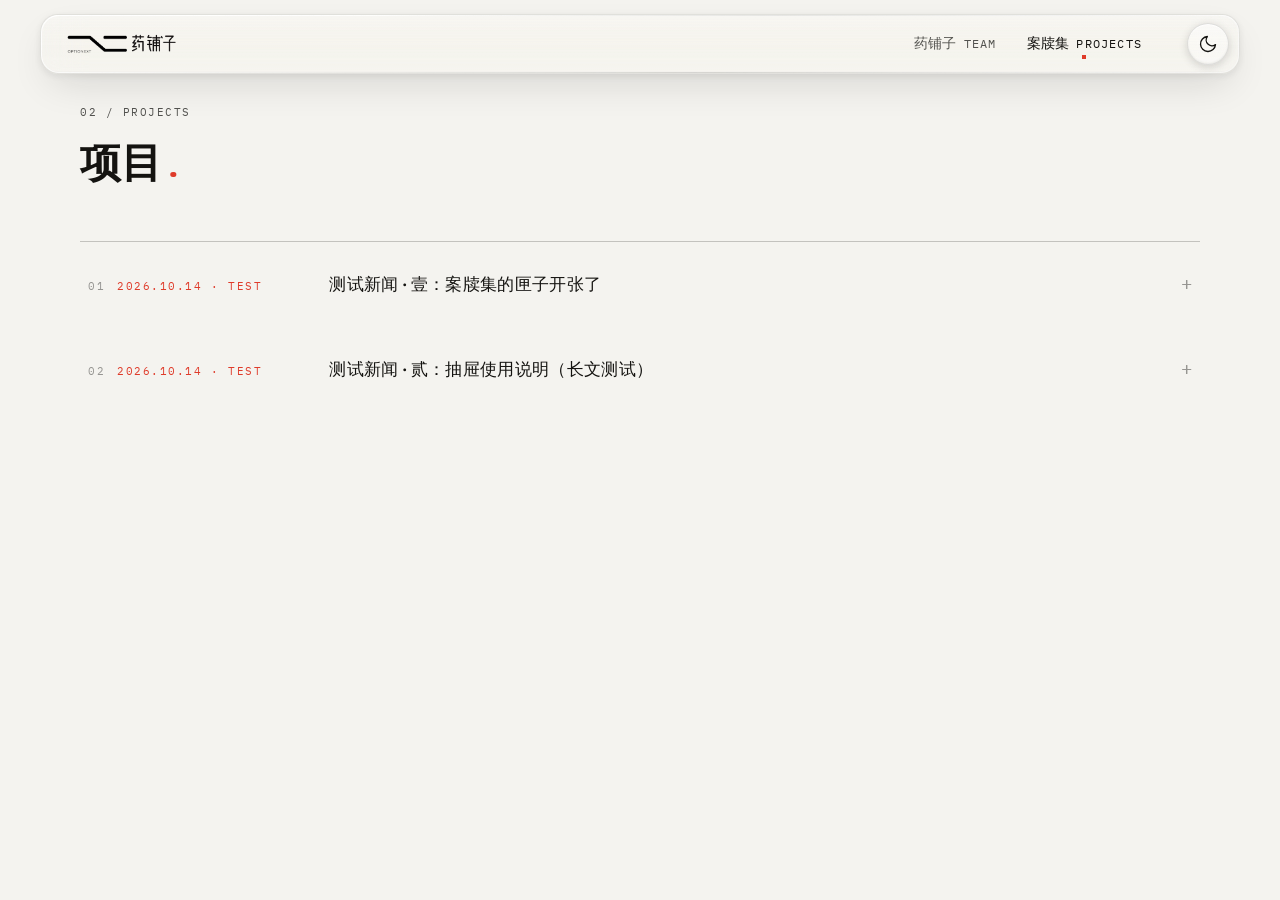
<file: projects/index.html>
<!DOCTYPE html>
<html lang="zh-CN" data-flavor="desk">
<head>
    <meta charset="UTF-8">
    <meta name="viewport" content="width=device-width, initial-scale=1.0">
    <title>Optionext · 项目</title>
    <link rel="icon" type="image/png" href="../images/LOGO竖版.png">
    <script>
        /* 主题防闪烁：早于一切渲染确定“明 / 暗”另一半 */
        (function () {
            try {
                var t = localStorage.getItem('optionext-theme') ||
                    (matchMedia('(prefers-color-scheme: dark)').matches ? 'dark' : 'light');
                document.documentElement.dataset.theme = t;
            } catch (e) {}
        })();
    </script>
    <script src="../components/device-guard.js"></script>
    <link rel="preconnect" href="https://fonts.googleapis.com">
    <link rel="preconnect" href="https://fonts.gstatic.com" crossorigin>
    <link href="https://fonts.googleapis.com/css2?family=Space+Grotesk:wght@400;500;700&family=IBM+Plex+Mono:wght@400;500&display=swap" rel="stylesheet">
    <style data-page="projects">
        /* ============================================================
           OPTIONEXT · 项目页（桌面）· 纯内容页
           无字符矩阵 / 无点阵：矩阵品牌秀只属于主页；本页只承载项目
           ============================================================ */
        :root {
            --paper: #f4f3ef;
            --ink: #141310;
            --ink-rgb: 20, 19, 16;
            --ink-70: rgba(20, 19, 16, .72);
            --ink-45: rgba(20, 19, 16, .42);
            --ink-25: rgba(20, 19, 16, .22);
            --signal: #df3b2a;
            --font-sans: "Space Grotesk", "PingFang SC", "Hiragino Sans GB", "Microsoft YaHei", system-ui, sans-serif;
            --font-mono: "IBM Plex Mono", ui-monospace, "SFMono-Regular", Consolas, monospace;
            --ease-out: cubic-bezier(.22, 1, .36, 1);
            /* 页眉顶 / 底吸附安全区：玻璃底边约在 72px（top 14 + 条高 ~58），
               上下各加呼吸距；沉底时顶部只需普通页边距 */
            --sh-safe-top: 104px;
            --sh-safe-bottom: 112px;
            --sh-clear: 44px;
        }

        :root[data-theme="dark"] {
            --paper: #0f0e0c;
            --ink: #e9e7e1;
            --ink-rgb: 233, 231, 225;
            --ink-70: rgba(233, 231, 225, .72);
            --ink-45: rgba(233, 231, 225, .45);
            --ink-25: rgba(233, 231, 225, .22);
            --signal: #ef4d3a;
        }

        * { margin: 0; padding: 0; box-sizing: border-box; }

        html { -webkit-text-size-adjust: 100%; }

        body {
            background: var(--paper);
            color: var(--ink);
            font-family: var(--font-sans);
            font-size: 16px;
            line-height: 1.6;
            -webkit-font-smoothing: antialiased;
            overflow-x: hidden;
        }

        ::selection { background: var(--ink); color: var(--paper); }
        a { color: inherit; text-decoration: none; }

        .mono {
            font-family: var(--font-mono);
            font-size: 11px;
            letter-spacing: .14em;
            text-transform: uppercase;
            color: var(--ink-70);
        }

        /* ============================================================
           页面骨架 + 页眉顶 / 底吸附避让（与确实页同一机制）
           · 锚顶：顶部留安全距，标题不被玻璃压住（较旧版 132 小幅收紧）；
           · 沉底：安全距挪到底部，顶部只留普通页边距。
           padding 以 .5s 缓出双向过渡，与玻璃吸附飞行（~.62s）对齐；
           transition 同时包含软导航淡入淡出属性。
           ============================================================ */
        .page {
            padding: var(--sh-safe-top) clamp(28px, 5vw, 72px) 104px;
            transition: padding .5s var(--ease-out), opacity .24s ease, transform .24s ease;
        }
        body.sh-dock-bottom .page {
            padding-top: var(--sh-clear);
            padding-bottom: var(--sh-safe-bottom);
        }
        .page-inner { max-width: 1120px; margin: 0 auto; }

        .page-head { margin-bottom: 54px; }
        .page-head .kicker {
            display: block;
            margin-bottom: 16px;
            opacity: 0;
            animation: rise .7s var(--ease-out) .1s forwards;
        }
        .page-head h1 {
            font-size: clamp(30px, 3.2vw, 44px);
            font-weight: 700;
            line-height: 1.15;
            letter-spacing: -.01em;
            opacity: 0;
            animation: rise .7s var(--ease-out) .22s forwards;
        }
        .page-head h1 .dot {
            color: var(--signal);
            font-family: var(--font-mono);
            font-weight: 400;
        }

        /* ============================================================
           项目索引：实线顶 + 虚线档案行（与主页台账同构）
           ============================================================ */
        .registry {
            border-top: 1px solid var(--ink-25);
            opacity: 0;
            animation: rise .7s var(--ease-out) .34s forwards;
        }

        /* 空状态：药柜尚空（有项目后整段移除即可） */
        .registry-empty {
            display: grid;
            grid-template-columns: 190px 1fr;
            gap: clamp(24px, 4vw, 72px);
            align-items: baseline;
            padding: 28px 8px;
            border-bottom: 1px dotted var(--ink-25);
        }
        .registry-empty .re-tag { color: var(--ink-45); }
        .registry-empty .re-text {
            font-size: 17px;
            line-height: 1.85;
            letter-spacing: .02em;
            color: var(--ink-45);
        }

        /* 项目行：新增项目时按 HTML 注释模板复制启用 */
        .proj-row {
            display: grid;
            grid-template-columns: 190px 1fr auto;
            gap: clamp(24px, 4vw, 72px);
            align-items: baseline;
            padding: 27px 8px;
            border-bottom: 1px dotted var(--ink-25);
            color: var(--ink);
        }
        .proj-row .proj-meta {
            font-family: var(--font-mono);
            font-size: 11px;
            letter-spacing: .14em;
            color: var(--signal);
        }
        .proj-row .proj-meta .idx {
            color: var(--ink-45);
            margin-right: 12px;
        }
        .proj-row h3 {
            font-size: 17px;
            font-weight: 500;
            line-height: 1.85;
            letter-spacing: .02em;
            transition: color .3s var(--ease-out);
        }
        .proj-row .proj-arrow {
            font-family: var(--font-mono);
            color: var(--ink-45);
            opacity: 0;
            transform: translateX(-6px);
            transition: opacity .3s var(--ease-out), transform .3s var(--ease-out);
        }
        @media (hover: hover) {
            .proj-row:hover h3 { color: var(--signal); }
            .proj-row:hover .proj-arrow { opacity: 1; transform: translateX(0); }
        }
        .proj-row:focus-visible {
            outline: 2px solid var(--signal);
            outline-offset: 3px;
        }

        /* ============================================================
           新闻板块：档案行可点开，抽屉在原位展开，iframe 直接载入
           对应 projects/news/<n>.html，地址栏同步 ?PG=<n>
           ============================================================ */
        .news-head {
            display: grid;
            grid-template-columns: 190px 1fr auto;
            gap: clamp(24px, 4vw, 72px);
            align-items: baseline;
            width: 100%;
            padding: 27px 8px;
            background: none;
            border: 0;
            font: inherit;
            color: var(--ink);
            text-align: left;
            cursor: pointer;
        }
        .news-head .news-meta {
            font-family: var(--font-mono);
            font-size: 11px;
            letter-spacing: .14em;
            color: var(--signal);
        }
        .news-head .news-meta .idx {
            color: var(--ink-45);
            margin-right: 12px;
        }
        .news-head .news-title {
            font-size: 17px;
            font-weight: 500;
            line-height: 1.85;
            letter-spacing: .02em;
            transition: color .3s var(--ease-out);
        }
        .news-head .news-mark {
            font-family: var(--font-mono);
            font-size: 19px;
            line-height: 1;
            color: var(--ink-45);
            transform: rotate(0deg);
            transform-origin: 50% 45%;
            transition: transform .45s var(--ease-out), color .3s var(--ease-out);
        }
        @media (hover: hover) {
            .news-head:hover .news-title { color: var(--signal); }
            .news-head:hover .news-mark { color: var(--signal); transform: rotate(90deg); }
        }
        .news-head:active .news-title { color: var(--signal); }
        .news.is-open .news-title { color: var(--signal); }
        .news.is-open .news-mark { color: var(--signal); transform: rotate(135deg); }
        .news-head:focus-visible {
            outline: 2px solid var(--signal);
            outline-offset: 3px;
        }

        /* 抽屉：grid 行高 0fr → 1fr 实现高度自动的展开动画 */
        .news-panel {
            display: grid;
            grid-template-rows: 0fr;
            transition: grid-template-rows .52s var(--ease-out);
        }
        .news.is-open .news-panel { grid-template-rows: 1fr; }
        .news-panel-inner { min-height: 0; overflow: hidden; }
        .news-drawer {
            opacity: 0;
            transform: translateY(-10px);
            transition: opacity .42s var(--ease-out) .06s,
                        transform .42s var(--ease-out) .06s;
            padding: 0 8px 36px;
        }
        .news.is-open .news-drawer { opacity: 1; transform: none; }

        /* 匣子：左缘信号红线；未取到子文档高度前显示“载入中” */
        .news-frame-box {
            position: relative;
            min-height: 190px;
            border: 1px solid var(--ink-25);
            border-left: 2px solid var(--signal);
            background: var(--paper);
            transition: min-height .3s var(--ease-out);
        }
        .news-frame-box.is-fit { min-height: 0; }
        .news-frame-hint {
            position: absolute;
            inset: 0;
            display: flex;
            align-items: center;
            justify-content: center;
            transition: opacity .3s ease, visibility .3s ease;
        }
        .news-frame-box.is-fit .news-frame-hint { opacity: 0; visibility: hidden; }
        .news-frame-hint { white-space: normal; line-height: 1.7; text-align: center; padding: 0 20px; }
        .news-frame-hint.is-error {
            color: var(--signal);
            text-transform: none;
            font-family: var(--font-sans);
            font-size: 13.5px;
            letter-spacing: .02em;
        }

        /* 部署自检：抽屉脚本漏传 / 被拦截时，替代“点了没反应”的显性提示 */
        .news-fatal {
            margin: 8px 0;
            padding: 18px 20px;
            border: 1px solid var(--signal);
            border-left-width: 3px;
            color: var(--signal);
            font-size: 14px;
            line-height: 1.8;
            letter-spacing: .02em;
        }
        .news-frame {
            display: block;
            width: 100%;
            height: 0;
            min-height: 0;
            border: 0;
            background: var(--paper);
            opacity: 0;
            transition: opacity .4s var(--ease-out);
        }
        .news-frame-box.is-fit .news-frame { opacity: 1; }

        @keyframes rise {
            from { opacity: 0; transform: translateY(18px); }
            to   { opacity: 1; transform: translateY(0); }
        }

        @media (prefers-reduced-motion: reduce) {
            *, *::before, *::after {
                animation-duration: .001ms !important;
                animation-iteration-count: 1 !important;
                transition-duration: .001ms !important;
            }
            .page-head .kicker, .page-head h1, .registry { opacity: 1 !important; }
        }

        /* 窄屏兜底（站点以 PC 为主，移动端由 guard 跳转） */
        @media (max-width: 1080px) {
            .registry-empty, .proj-row { grid-template-columns: 1fr; gap: 10px; padding: 22px 4px; }
            .news-head { grid-template-columns: 1fr; gap: 9px; padding: 22px 4px; }
            .news-drawer { padding: 0 4px 28px; }
        }
    </style>
</head>
<body>
    <main class="page">
        <div class="page-inner">
            <header class="page-head">
                <span class="kicker mono">02 / PROJECTS</span>
                <h1>项目<span class="dot">.</span></h1>
            </header>

            <div class="registry">
                <!-- —— 项目行模板：新增“整页项目”时取消注释并按行复制 ——
                <a class="proj-row" href="#">
                    <span class="proj-meta"><span class="idx">01</span>2026 · ACTIVE</span>
                    <h3>项目名称</h3>
                    <span class="proj-arrow" aria-hidden="true">→</span>
                </a>
                -->

                <!-- —— 新闻板块：点开在原位展开抽屉，iframe 直接载入 news/<n>.html。
                     新增新闻：复制整段 .news、改 data-pg / data-src / 标题即可，
                     ?PG=<n> 会自动与该板块对应 —— -->
                <section class="news" data-pg="1">
                    <button class="news-head" type="button"
                            aria-expanded="false" aria-controls="news-panel-1">
                        <span class="news-meta"><span class="idx">01</span>2026.10.14 · TEST</span>
                        <span class="news-title">测试新闻 · 壹：案牍集的匣子开张了</span>
                        <span class="news-mark" aria-hidden="true">+</span>
                    </button>
                    <div class="news-panel" id="news-panel-1">
                        <div class="news-panel-inner">
                            <div class="news-drawer">
                                <div class="news-frame-box">
                                    <span class="news-frame-hint mono">载入中 · LOADING</span>
                                    <iframe class="news-frame" title="测试新闻 · 壹"
                                            data-src="news/1.html" loading="lazy"></iframe>
                                </div>
                            </div>
                        </div>
                    </div>
                </section>

                <section class="news" data-pg="2">
                    <button class="news-head" type="button"
                            aria-expanded="false" aria-controls="news-panel-2">
                        <span class="news-meta"><span class="idx">02</span>2026.10.14 · TEST</span>
                        <span class="news-title">测试新闻 · 贰：抽屉使用说明（长文测试）</span>
                        <span class="news-mark" aria-hidden="true">+</span>
                    </button>
                    <div class="news-panel" id="news-panel-2">
                        <div class="news-panel-inner">
                            <div class="news-drawer">
                                <div class="news-frame-box">
                                    <span class="news-frame-hint mono">载入中 · LOADING</span>
                                    <iframe class="news-frame" title="测试新闻 · 贰"
                                            data-src="news/2.html" loading="lazy"></iframe>
                                </div>
                            </div>
                        </div>
                    </div>
                </section>
            </div>
        </div>
    </main>

    <script src="../components/site-header.js?v=20261015f"></script>
    <!-- 新闻板块抽屉：?PG=n 追踪 + iframe 载入（必须在软导航之前） -->
    <script src="../components/news-drawer.js?v=20261015f"></script>
    <script data-page-script>
    /* 硬加载时上面的外链已定义函数；从其它栏目经软导航进入本页时，
       page-transit 只重跑本段内联脚本、不会带上外部 <script src>，
       因此函数缺失时按站点根动态补载（file:// 下 script 本地加载同样可用） */
    (function () {
        if (typeof window.OptionextNewsDrawer === 'function') {
            window.OptionextNewsDrawer();
            return;
        }
        var root = window.__OPTIONEXT_ROOT__ || '../';
        var s = document.createElement('script');
        s.src = root + 'components/news-drawer.js?v=20261015f';
        s.onload = function () {
            if (typeof window.OptionextNewsDrawer === 'function') window.OptionextNewsDrawer();
        };
        s.onerror = function () {
            var box = document.querySelector('.registry');
            if (box && !box.parentNode.querySelector('.news-fatal')) {
                var d = document.createElement('div');
                d.className = 'news-fatal';
                d.textContent = '板块脚本加载失败：components/news-drawer.js 无法载入，请检查部署后强制刷新。';
                box.parentNode.insertBefore(d, box);
            }
        };
        document.head.appendChild(s);
    })();
    </script>
    <!-- 部署自检：脚本漏传 / 被拦截时给出显性红条，而不是“点了没反应” -->
    <script>
        window.addEventListener('load', function () {
            setTimeout(function () {
                if (typeof window.OptionextNewsDrawer === 'function') return;
                var box = document.querySelector('.registry');
                if (!box || box.querySelector('.news-fatal')) return;
                var d = document.createElement('div');
                d.className = 'news-fatal';
                d.textContent = '板块脚本未加载：components/news-drawer.js 缺失或被拦截。' +
                    '云端部署请整目录覆盖上传；本地请强制刷新（Ctrl+F5）后重试。';
                box.parentNode.insertBefore(d, box);
            }, 300);
        });
    </script>
    <!-- 页面清单：file:// 直开时供软导航取页（必须在软导航之前） -->
    <script src="../components/page-manifest.js?v=20261015g"></script>
    <!-- 软导航：页眉保活 + 主体淡入淡出（必须在页眉组件之后） -->
    <script src="../components/page-transit.js?v=20261015f"></script>
</body>
</html>
</file>
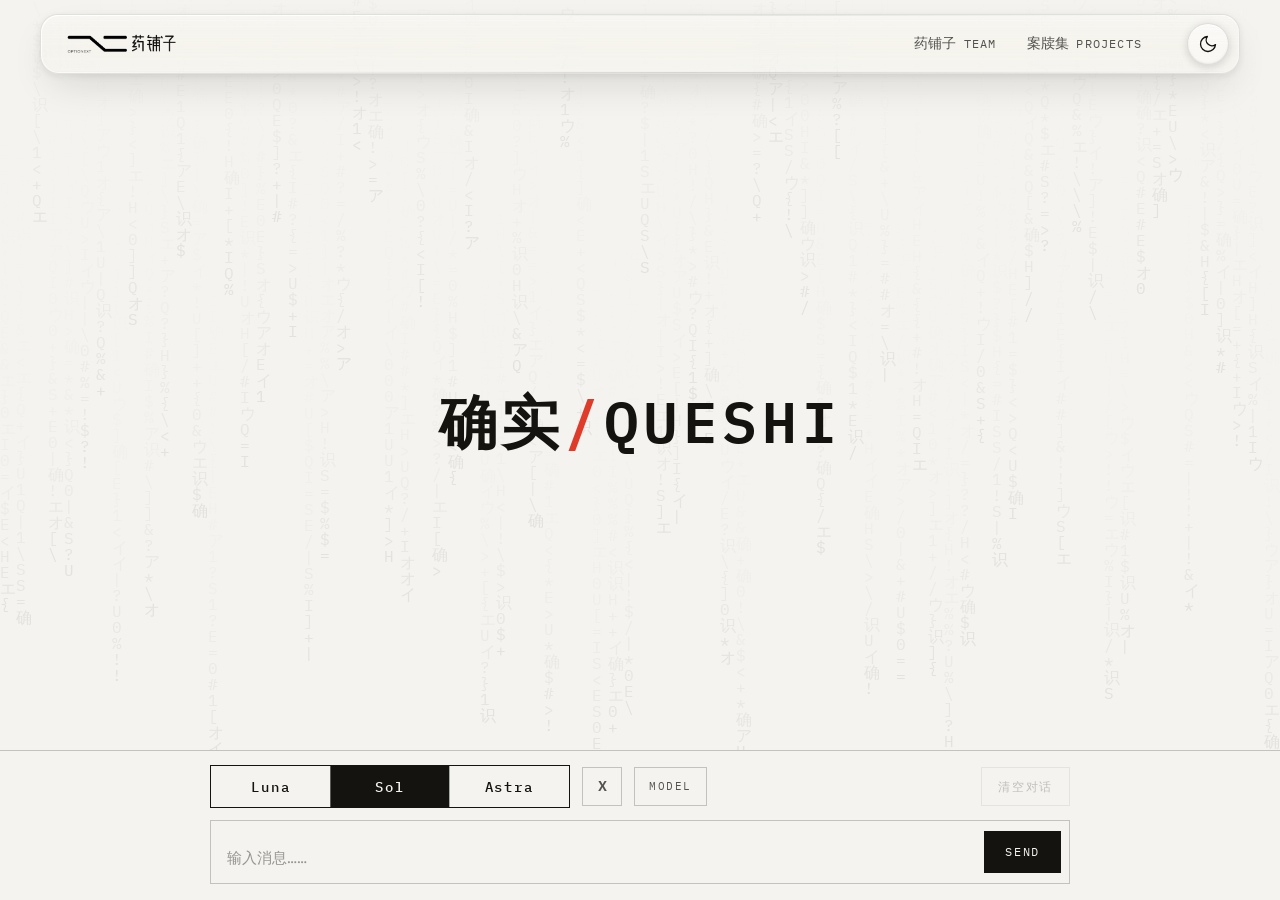
<file: queshi/index.html>
<!DOCTYPE html>
<html lang="zh-CN" data-flavor="desk">
<head>
<meta charset="UTF-8">
<meta name="viewport" content="width=device-width, initial-scale=1.0">
<meta http-equiv="Cache-Control" content="no-cache, no-store, must-revalidate">
<title>确实 QUESHI · 对话台</title>
<link rel="icon" type="image/png" href="../images/LOGO竖版.png">
<script>
    /* 主题防闪烁：早于一切渲染确定“明 / 暗”另一半 */
    (function () {
        try {
            var t = localStorage.getItem('optionext-theme') ||
                (matchMedia('(prefers-color-scheme: dark)').matches ? 'dark' : 'light');
            document.documentElement.dataset.theme = t;
            /* Astra 防闪烁：首帧前就在 <html> 钉死星域变量。
               否则带颜色过渡的控件（SEND / 档位文字）首帧从日夜色
               起步，会停在错色不回归；此处与主题同机早决。 */
            var qs = JSON.parse(localStorage.getItem('queshi-session-v2') || 'null');
            if (qs && qs.level === 'l3') document.documentElement.dataset.qsAstra = '1';
        } catch (e) {}
    })();
</script>
<script src="../components/device-guard.js"></script>
<link rel="preconnect" href="https://fonts.googleapis.com">
<link rel="preconnect" href="https://fonts.gstatic.com" crossorigin>
<link href="https://fonts.googleapis.com/css2?family=Space+Grotesk:wght@400;500;700&family=IBM+Plex+Mono:wght@400;500;600&display=swap" rel="stylesheet">
<style data-page="queshi">
/* ============================================================
   QUESHI 确识 · 对话台 02
   纸墨 / 信号红系统 · Luna·Sol 跟随日夜 · Astra 自成星域
   ============================================================ */
:root {
    --paper: #f4f3ef;
    --paper-deep: #ebe9e2;
    --ink: #141310;
    --ink-rgb: 20, 19, 16;
    --ink-70: rgba(20, 19, 16, .72);
    --ink-45: rgba(20, 19, 16, .42);
    --ink-25: rgba(20, 19, 16, .22);
    --ink-12: rgba(20, 19, 16, .12);
    --signal: #df3b2a;
    --signal-soft: rgba(223, 59, 42, .12);
    --font-sans: "Space Grotesk", "PingFang SC", "Hiragino Sans GB", "Microsoft YaHei", system-ui, sans-serif;
    --font-mono: "IBM Plex Mono", ui-monospace, "SFMono-Regular", Consolas, monospace;
    --ease-out: cubic-bezier(.22, 1, .36, 1);
}
:root[data-theme="dark"] {
    --paper: #0f0e0c;
    --paper-deep: #16150f;
    --ink: #e9e7e1;
    --ink-rgb: 233, 231, 225;
    --ink-70: rgba(233, 231, 225, .72);
    --ink-45: rgba(233, 231, 225, .45);
    --ink-25: rgba(233, 231, 225, .22);
    --ink-12: rgba(233, 231, 225, .12);
    --signal: #ef4d3a;
    --signal-soft: rgba(239, 77, 58, .16);
}

* { margin: 0; padding: 0; box-sizing: border-box; }
html, body { height: 100%; }
body {
    background: var(--paper);
    color: var(--ink);
    font-family: var(--font-sans);
    font-size: 15px;
    line-height: 1.65;
    -webkit-font-smoothing: antialiased;
    overflow: hidden;
}
::selection { background: var(--ink); color: var(--paper); }
button { font: inherit; color: inherit; background: none; border: none; cursor: pointer; }
a { color: inherit; text-decoration: none; }

::-webkit-scrollbar { width: 10px; }
::-webkit-scrollbar-thumb { background: var(--ink-25); border: 3px solid var(--paper); }
::-webkit-scrollbar-track { background: transparent; }

/* ============================================================
   布局：单列对话台
   页眉为浮动玻璃组件（site-header.js）：锚顶时内容让出顶部安全距，
   锚底时让出底部安全距，保证消息首条与输入区永远不被玻璃压住。
   ============================================================ */
:root {
    --sh-safe-top: 92px;
    /* 锚底避让：玻璃条约 56px + 距屏底 14px + 少量呼吸距，输入区尽量下沉 */
    --sh-safe-bottom: 84px;
}
/* .app 即 <main>：软导航只搬运 <main>，避让与布局都挂在它身上。
   transition 同时包含 page-transit 的淡出淡入属性 */
.app {
    display: flex; flex-direction: column;
    height: 100vh;
    min-width: 0; min-height: 0;
    position: relative; z-index: 1;              /* 压在 fixed 背景层之上，自身无底色 */
    padding-top: var(--sh-safe-top);
    transition: padding .5s var(--ease-out), opacity .24s ease, transform .24s ease;
}
body.sh-dock-bottom .app {
    padding-top: 0;
    padding-bottom: var(--sh-safe-bottom);
}

/* ---------------- 消息流 ---------------- */
.stream {
    flex: 1; overflow-y: auto;
    position: relative;
    min-height: 0;
}
.stream-inner {
    max-width: 860px; margin: 0 auto;
    padding: 36px 40px 20px;
}

/* 整屏背景层（字符雨 / Astra 流星）：fixed 锚定视口，不随消息流滚动 */
#rain {
    position: fixed; inset: 0;
    width: 100vw; height: 100vh;
    opacity: .07; pointer-events: none;
    z-index: 0;
    transition: opacity .8s var(--ease-out);
}

/* 空状态：居中欢迎层（hidden 必须显式压住 display:flex） */
.empty {
    position: absolute; inset: 0;
    display: flex; flex-direction: column; align-items: center; justify-content: center;
    padding: 0 40px; text-align: center;
    z-index: 0;
}
.empty[hidden], .stream-inner[hidden] { display: none !important; }
.empty-inner { position: relative; z-index: 1; }
.empty h1 {
    font-family: var(--font-mono);
    font-size: clamp(34px, 5vw, 58px);
    font-weight: 600; letter-spacing: .08em;
    line-height: 1.1;
}
.empty h1 .slash { color: var(--signal); }
@keyframes blink { 50% { opacity: 0; } }

/* 消息行：档案条目式，不做气泡 */
.msg { margin-bottom: 30px; animation: msgIn .5s var(--ease-out) both; }
@keyframes msgIn {
    from { opacity: 0; transform: translateY(14px); }
    to   { opacity: 1; transform: translateY(0); }
}
.msg-meta {
    display: flex; align-items: center; gap: 10px;
    font-family: var(--font-mono); font-size: 10.5px; letter-spacing: .16em;
    color: var(--ink-45);
    margin-bottom: 8px;
}
.msg-meta .who { color: var(--ink); }
.msg.msg-ai .msg-meta .who { color: var(--signal); }
.msg-meta .stamp { padding: 1px 6px; border: 1px solid var(--ink-25); }
.msg.msg-ai .msg-meta .stamp { border-color: var(--signal); color: var(--signal); }

.msg-body { font-size: 15.5px; color: var(--ink); }
.msg.msg-user .msg-body {
    display: inline-block;
    padding: 12px 18px;
    border: 1px dashed var(--ink-25);
    background: var(--ink-12);
}
.msg.msg-ai .msg-body {
    padding-left: 18px;
    border-left: 2px solid var(--signal);
}
.msg-body p { margin: 0 0 10px; }
.msg-body p:last-child { margin-bottom: 0; }
.msg-body ul, .msg-body ol { margin: 6px 0 12px; padding-left: 22px; }
.msg-body li { margin: 4px 0; }
.msg-body h1, .msg-body h2, .msg-body h3 { margin: 14px 0 8px; line-height: 1.3; }
.msg-body h3 { font-size: 16px; }
.msg-body code {
    font-family: var(--font-mono); font-size: .88em;
    background: var(--ink-12); padding: 1px 6px;
}
.msg-body pre {
    margin: 10px 0;
    background: var(--ink); color: var(--paper);
    padding: 14px 16px; overflow-x: auto;
}
.msg-body pre code { background: none; padding: 0; color: inherit; font-size: 12.5px; line-height: 1.6; }
.msg-body strong { font-weight: 700; }
.msg-body blockquote {
    border-left: 2px solid var(--ink-25); padding-left: 14px;
    color: var(--ink-70); margin: 8px 0;
}

/* 推理纪要（Astra） */
.reasoning {
    margin: 2px 0 10px;
    border: 1px dotted var(--ink-25);
}
.reasoning summary {
    padding: 7px 12px; cursor: pointer;
    font-family: var(--font-mono); font-size: 10.5px; letter-spacing: .14em;
    color: var(--ink-45);
    list-style: none;
    user-select: none;
}
.reasoning summary::-webkit-details-marker { display: none; }
.reasoning summary::before { content: '[ + ]'; margin-right: 8px; color: var(--signal); }
.reasoning[open] summary::before { content: '[ - ]'; }
.reasoning .r-body {
    padding: 4px 12px 11px 30px;
    font-family: var(--font-mono); font-size: 12px; line-height: 1.7;
    color: var(--ink-45);
    white-space: pre-wrap;
}

.typing-cursor {
    display: inline-block;
    width: .58em; height: 1.15em;
    background: var(--signal);
    vertical-align: text-bottom;
    margin-left: 2px;
    animation: blink .9s steps(1) infinite;
}

/* 生成等待 ASCII spinner */
.suspense {
    font-family: var(--font-mono); font-size: 13px; color: var(--signal);
    letter-spacing: .1em;
}
.wait-status {
    font-family: var(--font-mono); font-size: 12px; color: var(--ink-3, #888);
    letter-spacing: .02em; white-space: nowrap;
}

/* ============================================================
   输入区 + 档位拨杆 + X
   ============================================================ */
.composer {
    flex-shrink: 0;
    border-top: 1px solid var(--ink-25);
    padding: 14px 40px 16px;
    background: var(--paper);
}
.composer-inner { max-width: 860px; margin: 0 auto; }

/* ---------- 档位选择器 + X ---------- */
.level-dock {
    display: flex; align-items: center;
    gap: 12px;
    margin-bottom: 12px;
}
.level-track {
    position: relative;
    display: grid; grid-template-columns: repeat(3, 1fr);
    width: 360px; flex-shrink: 0;
    border: 1px solid var(--ink);
}
.level-pill {
    position: absolute; top: 0; bottom: 0; left: 0;
    width: 33.3334%;
    background: var(--ink);
    transition: transform .42s var(--ease-out);
    z-index: 0;
    overflow: hidden;
}
.level-track[data-level="l1"] .level-pill { transform: translateX(0); }
.level-track[data-level="l2"] .level-pill { transform: translateX(100%); }
.level-track[data-level="l3"] .level-pill { transform: translateX(200%); }
/* 切换瞬间的信号红扫描线 */
.level-pill::after {
    content: ''; position: absolute; inset: 0;
    background: var(--signal);
    transform: translateX(-101%);
}
.level-track.scan .level-pill::after { animation: scan .42s var(--ease-out); }
@keyframes scan {
    0%   { transform: translateX(-101%); }
    100% { transform: translateX(101%); }
}
.level-opt {
    position: relative; z-index: 1;
    padding: 10px 10px 9px;
    display: flex; align-items: center; justify-content: center;
    font-family: var(--font-mono); font-size: 13.5px; font-weight: 500;
    letter-spacing: .14em;
    transition: color .3s var(--ease-out);
}
.level-opt[aria-checked="true"] { color: var(--paper); }
.level-opt:focus-visible { outline: 2px solid var(--signal); outline-offset: -2px; }

/* X：紧贴三档右侧，点击直接切换当前档位的高阶模型 */
.x-btn {
    flex-shrink: 0;
    width: 40px; height: 39px;
    border: 1px solid var(--ink-25);
    font-family: var(--font-mono); font-size: 15px; font-weight: 600;
    color: var(--ink-70);
    transition: color .25s, border-color .25s, box-shadow .25s, background .25s;
}
.x-btn:hover { border-color: var(--signal); color: var(--signal); }
.x-btn:focus-visible { outline: 2px solid var(--signal); outline-offset: 2px; }
.x-btn.on {
    color: var(--signal);
    border-color: var(--signal);
    box-shadow: 0 0 0 1px var(--signal), 0 0 18px var(--signal-soft), 0 0 26px rgba(223,59,42,.25);
}

/* 模型选择按钮 */
.pick-btn {
    flex-shrink: 0;
    height: 39px;
    padding: 0 14px;
    border: 1px solid var(--ink-25);
    font-family: var(--font-mono);
    font-size: 11px;
    letter-spacing: .14em;
    color: var(--ink-70);
    transition: color .25s, border-color .25s, background .25s;
    display: inline-flex; align-items: center; gap: 6px;
}
.pick-btn:hover { border-color: var(--signal); color: var(--signal); }

/* ============================================================
   模型下载面板（浮层）
   ============================================================ */
.md-modal {
    position: fixed; inset: 0;
    z-index: 10000;
    display: flex; align-items: center; justify-content: center;
    background: rgba(var(--ink-rgb), .42);
    opacity: 0;
    pointer-events: none;
    transition: opacity .28s var(--ease-out);
}
.md-modal.open { opacity: 1; pointer-events: auto; }
.md-panel {
    background: var(--paper);
    border: 1px solid var(--ink);
    width: min(480px, 92vw);
    display: flex; flex-direction: column;
    transform: translateY(16px) scale(.98);
    transition: transform .34s var(--ease-out);
    box-shadow: 0 22px 60px rgba(var(--ink-rgb), .22);
}
.md-modal.open .md-panel { transform: translateY(0) scale(1); }

.md-head {
    display: flex; align-items: center; gap: 16px;
    padding: 18px 24px;
    border-bottom: 1px solid var(--ink-25);
}
.md-head .mono { font-size: 10px; }
.md-head h3 {
    font-size: 18px; font-weight: 700; letter-spacing: -.01em;
    flex: 1;
}
.md-close {
    width: 28px; height: 28px;
    border: 1px solid var(--ink-25);
    font-family: var(--font-mono); font-size: 13px;
    color: var(--ink-45);
    transition: color .2s, border-color .2s;
}
.md-close:hover { color: var(--signal); border-color: var(--signal); }

.md-body {
    padding: 8px 0;
}

/* 模型列表行 */
.md-card {
    display: grid;
    grid-template-columns: 1fr auto auto;
    align-items: center;
    gap: 16px;
    padding: 14px 24px;
    border-bottom: 1px dotted var(--ink-25);
    transition: background .2s;
}
.md-card:last-child { border-bottom: 0; }
.md-card:hover { background: var(--ink-12); }

.md-card-name {
    font-family: var(--font-mono);
    font-size: 13px;
    font-weight: 600;
    letter-spacing: .06em;
}
.md-card-size {
    font-family: var(--font-mono);
    font-size: 11px;
    color: var(--ink-45);
    letter-spacing: .06em;
}
.md-card-btn {
    padding: 8px 18px;
    background: var(--ink); color: var(--paper);
    font-family: var(--font-mono); font-size: 10.5px;
    letter-spacing: .14em;
    border: 1px solid var(--ink);
    transition: background .3s var(--ease-out), color .3s var(--ease-out);
    min-width: 96px;
    text-align: center;
}
.md-card-btn:hover { background: transparent; color: var(--ink); }
.md-card-btn.cancel { background: var(--signal); border-color: var(--signal); color: #fff; }
.md-card-btn.cancel:hover { background: transparent; color: var(--signal); }
.md-card-btn:disabled { opacity: .35; cursor: not-allowed; }

/* 进度条（嵌在行内，隐藏式） */
.md-progress-wrap {
    display: none;
    grid-column: 1 / -1;
    padding-top: 8px;
}
.md-progress-wrap.on { display: block; }
.md-progress {
    height: 3px; background: var(--ink-12);
    overflow: hidden;
}
.md-progress-bar {
    height: 100%; width: 0;
    background: var(--signal);
    transition: width .18s linear;
}
.md-progress-label {
    font-family: var(--font-mono); font-size: 10px;
    color: var(--ink-45); letter-spacing: .06em;
    margin-top: 4px;
}

/* 清空对话：贴右收口 */
.clear-btn {
    margin-left: auto;
    flex-shrink: 0;
    height: 39px;
    padding: 0 16px;
    border: 1px solid var(--ink-25);
    font-family: var(--font-mono); font-size: 12px; letter-spacing: .14em;
    color: var(--ink-70);
    transition: color .25s, border-color .25s, background .25s;
}
.clear-btn:hover { border-color: var(--signal); color: var(--signal); background: var(--signal-soft); }
.clear-btn:focus-visible { outline: 2px solid var(--signal); outline-offset: 2px; }
.clear-btn:disabled { opacity: .32; cursor: not-allowed; }
.clear-btn:disabled:hover { border-color: var(--ink-25); color: var(--ink-70); background: none; }

/* ---------- 输入框 ---------- */
.input-row {
    display: flex; align-items: flex-end; gap: 12px;
    border: 1px solid var(--ink-25);
    background: var(--paper);
    padding: 10px 8px 10px 16px;
    transition: border-color .25s;
}
.input-row:focus-within { border-color: var(--ink); }
#input {
    flex: 1;
    resize: none; border: none; outline: none;
    background: transparent; color: var(--ink);
    font: inherit; font-size: 15px; line-height: 1.55;
    max-height: 160px;
    padding: 4px 0;
}
#input::placeholder { color: var(--ink-45); }

.send-btn {
    flex-shrink: 0;
    padding: 10px 20px;
    background: var(--ink); color: var(--paper);
    font-family: var(--font-mono); font-size: 12px; letter-spacing: .14em;
    border: 1px solid var(--ink);
    transition: background .3s var(--ease-out), color .3s var(--ease-out);
}
.send-btn:hover { background: transparent; color: var(--ink); }
.send-btn:focus-visible { outline: 2px solid var(--signal); outline-offset: 2px; }
.send-btn.stop { background: var(--signal); border-color: var(--signal); color: #fff; }
.send-btn.stop:hover { background: transparent; color: var(--signal); }

/* ============================================================
   Astra 星域模式
   页面整体强制深空、与日夜主题脱钩。变量覆盖挂在 <html> 上：
   1) 首帧前 head 脚本即按会话档位写入 data-qs-astra，浏览器从未
      经历日夜色→星域色的切换，带颜色过渡的控件不会停在错色；
   2) color/background 在 body 处用 var() 解析后即以计算值向下
      继承，挂 :root 可同时覆盖显式 var() 与继承取色两类元素。
   页眉 .sh-root 只用自己的 --sh-* 令牌，不读这些变量，故不受
   影响，继续跟随页眉自己的日月切换。
   （body.qs-astra 由 JS 同步维护，只负责 canvas / composer 等
    外观微调规则，见下方各条。）
   ============================================================ */
:root[data-qs-astra="1"] {
    --paper: #05070f;
    --paper-deep: #080b16;
    --ink: #e8ecff;
    --ink-70: rgba(232, 236, 255, .74);
    --ink-45: rgba(232, 236, 255, .5);
    --ink-25: rgba(180, 196, 255, .24);
    --ink-12: rgba(180, 196, 255, .1);
    --signal: #ff5a4d;
    --signal-soft: rgba(255, 90, 77, .16);
}
body.qs-astra #rain { opacity: 1; }                       /* 流星层转为实背景 */
body.qs-astra .composer {
    background: rgba(7, 10, 20, .62);
    backdrop-filter: blur(10px);
    -webkit-backdrop-filter: blur(10px);
}
body.qs-astra .input-row { background: rgba(10, 14, 28, .66); }
body.qs-astra .level-pill { background: #e8ecff; }
body.qs-astra .level-opt[aria-checked="true"] { color: #05070f; }

/* 档位切换的两帧内，仅对参与变色的控件关闭过渡：自定义属性声明被
   【移除】（离开 Astra）时，Chromium 不会用回退后的日夜值重启动画，
   带 transition 的控件会停在星域旧色。拨杆滑块的 transform 滑动与
   扫描线 animation 不在此列，动作感原样保留（类由 JS 双 rAF 摘除）。 */
:root.qs-notrans .send-btn,
:root.qs-notrans .x-btn,
:root.qs-notrans .clear-btn,
:root.qs-notrans .level-opt,
:root.qs-notrans .input-row { transition: none !important; }

@media (prefers-reduced-motion: reduce) {
    *, *::before, *::after { animation-duration: .01ms !important; transition-duration: .01ms !important; }
}
</style>
</head>
<body>
<!-- 整屏背景层（字符雨 / 流星）由页面脚本挂载到 body（软导航换页时随之创建/移除） -->
<main class="app">
    <section class="stream" id="stream">
            <!-- 空状态 -->
            <div class="empty" id="empty">
                <div class="empty-inner">
                    <h1>确实<span class="slash">/</span>QUESHI</h1>
                </div>
            </div>
            <div class="stream-inner" id="streamInner" hidden></div>
        </section>

        <!-- ================= 输入区 ================= -->
        <footer class="composer">
            <div class="composer-inner">

                <!-- 档位 + 高阶模型直切开关 + 预留模型选择 + 清空对话 -->
                <div class="level-dock">
                    <div class="level-track" id="levelTrack" data-level="l2" role="radiogroup" aria-label="档位">
                        <div class="level-pill" aria-hidden="true"></div>
                        <button class="level-opt" type="button" role="radio" aria-checked="false" data-level="l1">Luna</button>
                        <button class="level-opt" type="button" role="radio" aria-checked="true" data-level="l2">Sol</button>
                        <button class="level-opt" type="button" role="radio" aria-checked="false" data-level="l3">Astra</button>
                    </div>
                    <button class="x-btn" id="xBtn" type="button" aria-pressed="false" title="X · 当前档位的高阶模型开关">X</button>
                    <button class="pick-btn" id="pickBtn" type="button" aria-label="模型管理" title="模型管理">MODEL</button>
                    <button class="clear-btn" id="clearBtn" type="button" title="清空对话 (Ctrl+K)">清空对话</button>
                </div>

                <div class="input-row">
                    <textarea id="input" rows="1" placeholder="输入消息……"></textarea>
                    <button class="send-btn" id="sendBtn" type="button">SEND</button>
                </div>
            </div>
        </footer>
</main>

<!-- 全局页眉：LOGO / 导航 / 日月主题切换 / 可拖拽吸附顶底 -->
<script src="../components/site-header.js?v=20261015f"></script>
<!-- 页面清单：file:// 直开时供软导航取页（必须在软导航之前） -->
<script src="../components/page-manifest.js?v=20261015g"></script>
<!-- 软导航：与全站一致，页眉不重载、只换 <main> -->
<script src="../components/page-transit.js?v=20261015f"></script>
<script data-page-script>
/* ============================================================
   QUESHI 确识 · 对话台逻辑（单对话）
   ============================================================ */
(function () {
    'use strict';

    /* ---------------- Luna 引擎注入（幂等） ----------------
       软导航换页时只有本 data-page-script 会被重跑，所以 Luna
       脚本注入必须在这里做：首次加载时注入，重入时已存在则跳过。
       luna.js 内部会自动处理 http(s) fetch 与 file:// 内联兜底。 */
    if (!window.Luna) {
        (function () {
            var v = '20261018d';
            var files = location.protocol === 'file:'
                ? ['plugins/luna/luna-assets.js?v=' + v, 'plugins/luna/luna.js?v=' + v]
                : ['plugins/luna/luna.js?v=' + v];
            files.forEach(function (f) {
                var s = document.createElement('script');
                s.async = false;
                s.src = f;
                document.head.appendChild(s);
            });
        })();
    }

    var STORE_KEY = 'queshi-session-v2';
    var LEVELS = {
        l1: { name: 'Luna' },     /* 普通档 · 轻快 */
        l2: { name: 'Sol' },      /* 普通档 · 均衡 */
        l3: { name: 'Astra' }     /* 星域档 · 深研 */
    };

    /* ---------------- DOM ---------------- */
    var $ = function (s) { return document.querySelector(s); };
    var streamEl   = $('#stream');
    var innerEl    = $('#streamInner');
    var emptyEl    = $('#empty');
    var inputEl    = $('#input');
    var sendBtn    = $('#sendBtn');
    var trackEl    = $('#levelTrack');
    var xBtn       = $('#xBtn');
    var clearBtn   = $('#clearBtn');

    /* ---------------- 状态：只有一条对话 ---------------- */
    var session = load();
    var generating = false;
    var abortCtrl = null;
    var bgApi = null;

    function load() {
        try {
            var s = JSON.parse(localStorage.getItem(STORE_KEY));
            if (s && Array.isArray(s.msgs)) {
                return {
                    level: LEVELS[s.level] ? s.level : 'l2',
                    boost: !!s.boost,
                    msgs: s.msgs
                };
            }
        } catch (e) {}
        return { level: 'l2', boost: false, msgs: [] };
    }
    function save() {
        try { localStorage.setItem(STORE_KEY, JSON.stringify(session)); } catch (e) {}
    }

    /* ============================================================
       档位拨杆
       ============================================================ */
    function setLevel(level, animate) {
        if (!LEVELS[level]) return;
        /* 切到非 Luna 档时：X 模式（emo8）不可用，自动关掉，避免"按钮亮但用不了" */
        if (level !== 'l1' && session.boost) {
            session.boost = false;
            xBtn.classList.remove('on');
            xBtn.setAttribute('aria-pressed', 'false');
        }
        session.level = level;
        trackEl.dataset.level = level;
        trackEl.querySelectorAll('.level-opt').forEach(function (b) {
            b.setAttribute('aria-checked', b.dataset.level === level ? 'true' : 'false');
        });
        /* Astra：页面整体强制星域，与页眉的日夜切换互不干涉。
           html 属性承载变量覆盖（首帧前由 head 脚本预置，运行期此处同步），
           body 类只供 canvas / composer 等外观微调规则使用。 */
        var astra = level === 'l3';
        /* 属性值必须保持 "1"：toggleAttribute(...,true) 只会写入空串，
           匹配不上 :root[data-qs-astra="1"]，故显式 set/remove */
        var rootEl = document.documentElement;
        /* 同一帧内摘除颜色过渡再改变量，两帧后恢复——避开 Chromium
           “移除自定义属性声明时旧色不回归”的过渡缺陷 */
        rootEl.classList.add('qs-notrans');
        if (astra) rootEl.setAttribute('data-qs-astra', '1');
        else rootEl.removeAttribute('data-qs-astra');
        document.body.classList.toggle('qs-astra', astra);
        requestAnimationFrame(function () {
            requestAnimationFrame(function () { rootEl.classList.remove('qs-notrans'); });
        });
        if (bgApi) bgApi.setMode(astra ? 'astra' : 'rain');
        if (animate) {
            trackEl.classList.remove('scan');
            void trackEl.offsetWidth;
            trackEl.classList.add('scan');
        }
        save();
    }

    trackEl.addEventListener('click', function (e) {
        var btn = e.target.closest('.level-opt');
        if (btn) setLevel(btn.dataset.level, true);
    });

    /* ============================================================
       X：当前档位的高阶模型开关（点击直接切换，无浮层）
       只在 Luna 档生效——非 Luna 档亮 X 没有实际能力
       ============================================================ */
    function setBoost(on) {
        session.boost = !!on;
        /* 开启时：如果不在 Luna 档，自动切到 Luna（否则按钮亮着但用不了） */
        if (session.boost && session.level !== 'l1') {
            setLevel('l1', true);
        }
        xBtn.classList.toggle('on', session.boost);
        xBtn.setAttribute('aria-pressed', session.boost ? 'true' : 'false');
        save();
    }
    xBtn.addEventListener('click', function () { setBoost(!session.boost); });

    /* ============================================================
       消息渲染
       ============================================================ */
    function esc(s) {
        return s.replace(/&/g, '&amp;').replace(/</g, '&lt;').replace(/>/g, '&gt;');
    }

    /* 极简 Markdown：fence 代码块、行内 code/粗体/斜体、标题、列表、引用 */
    function markdown(src) {
        /* 剥离模型自吐的内部标记：[X·emo8·xxx链] */
        src = src.replace(/\[X\s*[·.．]\s*emo8\s*[·.．]\s*[^\]]+?链\]/g, '')
                 .replace(/〔X\s*[·.．]\s*emo8\s*[·.．]\s*[^〕]+?链〕/g, '')
                 .replace(/^\s*\n/gm, '\n')
                 .replace(/^\n+/, '')
                 .replace(/\n+$/, '');
        var fences = [];
        src = src.replace(/```[^\n]*\n?([\s\S]*?)```/g, function (m, code) {
            fences.push('<pre><code>' + esc(code.replace(/\n+$/, '')) + '</code></pre>');
            return '\u0000F' + (fences.length - 1) + '\u0000';
        });

        var lines = esc(src).split('\n');
        var out = [];
        var ul = false, ol = false, para = [];

        function inline(s) {
            return s
                .replace(/`([^`]+)`/g, '<code>$1</code>')
                .replace(/\*\*([^*]+)\*\*/g, '<strong>$1</strong>')
                .replace(/(^|[\s(])\*([^*\n]+)\*/g, '$1<em>$2</em>');
        }
        function closePara() {
            if (para.length) { out.push('<p>' + para.join('<br>') + '</p>'); para = []; }
        }
        function closeLists() {
            if (ul) { out.push('</ul>'); ul = false; }
            if (ol) { out.push('</ol>'); ol = false; }
        }

        lines.forEach(function (raw) {
            var f = raw.match(/^\u0000F(\d+)\u0000$/);
            if (f) { closePara(); closeLists(); out.push(fences[+f[1]]); return; }
            if (/^\s*$/.test(raw)) { closePara(); closeLists(); return; }

            var h = raw.match(/^(#{1,3})\s+(.*)$/);
            if (h) { closePara(); closeLists(); out.push('<h' + h[1].length + '>' + inline(h[2]) + '</h' + h[1].length + '>'); return; }

            var u = raw.match(/^\s*[-*]\s+(.*)$/);
            if (u) { closePara(); if (ol) { out.push('</ol>'); ol = false; } if (!ul) { out.push('<ul>'); ul = true; } out.push('<li>' + inline(u[1]) + '</li>'); return; }

            var o = raw.match(/^\s*\d+[.、]\s+(.*)$/);
            if (o) { closePara(); if (ul) { out.push('</ul>'); ul = false; } if (!ol) { out.push('<ol>'); ol = true; } out.push('<li>' + inline(o[1]) + '</li>'); return; }

            var q = raw.match(/^&gt;\s?(.*)$/);
            if (q) { closePara(); closeLists(); out.push('<blockquote>' + inline(q[1]) + '</blockquote>'); return; }

            closeLists();
            para.push(inline(raw));
        });
        closePara(); closeLists();
        return out.join('');
    }

    function syncClearBtn() {
        clearBtn.disabled = generating || !session.msgs.length;
    }

    function renderStream() {
        innerEl.innerHTML = '';
        if (!session.msgs.length) {
            emptyEl.hidden = false;
            innerEl.hidden = true;
            syncClearBtn();
            return;
        }
        emptyEl.hidden = true;
        innerEl.hidden = false;
        session.msgs.forEach(function (m) { innerEl.appendChild(buildMsg(m, false)); });
        streamEl.scrollTop = streamEl.scrollHeight;
        syncClearBtn();
    }

    function buildMsg(m, live) {
        var row = document.createElement('div');
        row.className = 'msg ' + (m.role === 'user' ? 'msg-user' : 'msg-ai');

        var meta = document.createElement('div');
        meta.className = 'msg-meta';
        var who = m.role === 'user' ? 'YOU' : 'QUESHI';
        meta.innerHTML =
            '<span class="who">' + who + '</span>' +
            (m.role === 'assistant' && m.level ? '<span class="stamp">' + m.level + '</span>' : '');
        row.appendChild(meta);

        var body = document.createElement('div');
        body.className = 'msg-body';

        if (m.role === 'assistant') {
            // 推理纪要容器：为空时隐藏，Astra 流式首个推理分片到达时再展开
            var det0 = document.createElement('details');
            det0.className = 'reasoning';
            det0.open = live;                 // 实时生成时展开，历史渲染时折叠
            if (!m.reasoning) det0.style.display = 'none';
            det0.innerHTML = '<summary>REASONING / 推理纪要</summary><div class="r-body"></div>';
            det0.querySelector('.r-body').textContent = m.reasoning || '';
            body.appendChild(det0);
        }

        var content = document.createElement('div');
        content.className = 'msg-content';
        content.innerHTML = m.content ? markdown(m.content) : '';
        body.appendChild(content);

        if (live) {
            var cur = document.createElement('span');
            cur.className = 'typing-cursor';
            cur.style.display = 'none';       // 首 token 到达前隐藏
            body.appendChild(cur);
        }
        row.appendChild(body);
        return row;
    }

    function nearBottom() {
        return streamEl.scrollHeight - streamEl.scrollTop - streamEl.clientHeight < 120;
    }

    /* ============================================================
       发送 & 流式接收
       ============================================================ */
    function send(text) {
        text = (text || '').trim();
        if (!text || generating) return;

        var userMsg = { role: 'user', content: text, ts: Date.now() };
        session.msgs.push(userMsg);
        save();

        // 首条消息：离开空状态
        if (session.msgs.length === 1) renderStream();
        else innerEl.appendChild(buildMsg(userMsg, false));
        streamEl.scrollTop = streamEl.scrollHeight;

        inputEl.value = '';
        autoGrow();

        var stampText = LEVELS[session.level].name.toUpperCase() + (session.boost ? '·X' : '');
        var aiMsg = { role: 'assistant', content: '', reasoning: '', level: stampText, ts: Date.now() };
        session.msgs.push(aiMsg);
        var row = buildMsg(aiMsg, true);
        innerEl.appendChild(row);
        var contentBox = row.querySelector('.msg-content');
        var reasoningBox = row.querySelector('.r-body');
        var reasoningWrap = row.querySelector('.reasoning');
        var cursor = row.querySelector('.typing-cursor');

        /* ASCII 等待动画，首个 token 到达后撤掉 */
        var waitRow = document.createElement('div');
        waitRow.className = 'msg-body';
        waitRow.innerHTML = '<span class="suspense">|</span>';
        row.appendChild(waitRow);
        var spinner = waitRow.querySelector('.suspense');
        var spinChars = ['|', '/', '-', '\\'];
        var si = 0;
        var spinTimer = setInterval(function () {
            si = (si + 1) % spinChars.length;
            spinner.textContent = spinChars[si];
        }, 110);

        startGenerating();
        abortCtrl = new AbortController();

        (async function () {
            try {
                var history = session.msgs
                    .filter(function (m) { return m !== aiMsg; })
                    .map(function (m) { return { role: m.role, content: m.content }; });

                var gotFirst = false;
                var gen = callModel(history, session.level, session.boost, abortCtrl.signal);
                var item;
                while (!(item = await gen.next()).done) {
                    var ev = item.value;
                    if (!gotFirst && ev.type !== 'status') {
                        gotFirst = true;
                        clearInterval(spinTimer);
                        waitRow.remove();
                        cursor.style.display = '';
                    }
                    if (ev.type === 'status') {
                        var st = waitRow.querySelector('.wait-status');
                        if (!st) {
                            st = document.createElement('span');
                            st.className = 'wait-status';
                            waitRow.appendChild(st);
                        }
                        st.textContent = ' ' + ev.text;
                        if (nearBottom()) streamEl.scrollTop = streamEl.scrollHeight;
                    } else if (ev.type === 'reasoning') {
                        aiMsg.reasoning += ev.text;
                        reasoningWrap.style.display = '';
                        reasoningBox.textContent = aiMsg.reasoning;
                        if (nearBottom()) streamEl.scrollTop = streamEl.scrollHeight;
                    } else if (ev.type === 'delta') {
                        aiMsg.content += ev.text;
                        contentBox.innerHTML = markdown(aiMsg.content);
                        if (cursor.parentElement !== contentBox.parentElement) {
                            contentBox.parentElement.appendChild(cursor);
                        }
                        if (nearBottom()) streamEl.scrollTop = streamEl.scrollHeight;
                    }
                }
            } catch (err) {
                if (waitRow.parentNode) waitRow.remove();
                if (cursor) cursor.style.display = '';
                aiMsg.content += '\n\n> [ERROR] ' + (err && err.message ? err.message : '信号中断');
                contentBox.innerHTML = markdown(aiMsg.content);
            } finally {
                clearInterval(spinTimer);
                if (waitRow.parentNode) waitRow.remove();
                if (cursor) cursor.remove();
                var det = row.querySelector('.reasoning');
                if (det && aiMsg.reasoning) det.open = false;   // 生成结束，推理纪要折叠
                save();
                stopGenerating();
                inputEl.focus();
            }
        })();
    }

    function clearChat() {
        if (generating) return;
        if (!session.msgs.length) return;
        session.msgs = [];
        save();
        renderStream();
        inputEl.focus();
    }
    clearBtn.addEventListener('click', clearChat);

    function startGenerating() {
        generating = true;
        sendBtn.classList.add('stop');
        sendBtn.textContent = 'STOP';
        syncClearBtn();
    }
    function stopGenerating() {
        generating = false;
        abortCtrl = null;
        sendBtn.classList.remove('stop');
        sendBtn.textContent = 'SEND';
        syncClearBtn();
    }

    sendBtn.addEventListener('click', function () {
        if (generating) { if (abortCtrl) abortCtrl.abort(); }
        else send(inputEl.value);
    });

    inputEl.addEventListener('keydown', function (e) {
        if (e.key === 'Enter' && !e.shiftKey && !e.isComposing) {
            e.preventDefault();
            send(inputEl.value);
        }
    });
    function autoGrow() {
        inputEl.style.height = 'auto';
        inputEl.style.height = Math.min(inputEl.scrollHeight, 160) + 'px';
    }
    inputEl.addEventListener('input', autoGrow);

    /* 快捷键（不展示在界面上；命名留存，软导航离开时摘除） */
    function onKeyDown(e) {
        if (e.altKey && /^[123]$/.test(e.key)) {
            e.preventDefault();
            setLevel('l' + e.key, true);
        }
        if ((e.ctrlKey || e.metaKey) && (e.key === 'k' || e.key === 'K')) {
            e.preventDefault();
            clearChat();
        }
    }
    document.addEventListener('keydown', onKeyDown);

    /* ============================================================
       模型路由（纯静态部署，零后端，全部在用户浏览器内运行）
         async function* callModel(history, level, boost, signal)
           - level 'l1' Luna：C(friso)→wasm 分词 + JS MKB2 多阶链，已接入
           - level 'l2' Sol / 'l3' Astra：未接入，直接回复“不可用”
           - boost：X 高阶模型；Luna 档为 emo8 八情感链（接缝已留，未装入）
       ============================================================ */
    /* ============================================================
       Luna（l1）：本地多阶混合马尔科夫链
       - MMSEG 分词在 wasm 内完成，生成与原生 markov_gen 位级一致
       - 引擎单例懒装载（首次切到 Luna 发问时装）
       - http(s)：fetch 独立 wasm/词典/模型文件；file://：base64 内联兜底
       - X 接缝：emo8 为 8 情感链大模型，等模型插件就位后，
         用 Luna.createEngine(wasm, dict, emo8Bytes) 装入并按 chain 选维，
         在此之前 X 开启时回落中性链并明示
       ============================================================ */
    var lunaEnginePromise = null;
    var lunaCallCount = 0;
    var lunaEmo8Promise = null;     /* emo8 八情感链引擎（懒加载，boost 时才用） */
    var emoLexiconPromise = null;   /* 情感关键词词典（懒加载） */

    /* 情感名 → emo8 chain 索引（与 markov_emo8.bin 内链顺序严格一致） */
    var EMOTION_TO_CHAIN = { '乐': 0, '好': 1, '怒': 2, '哀': 3,
                             '惧': 4, '恶': 5, '惊': 6, '中性': 7 };

    /* 情感词典懒加载：fetch dutir_emotion_7class.csv → {word: chainIdx} */
    function loadEmoLexicon() {
        if (emoLexiconPromise) return emoLexiconPromise;
        emoLexiconPromise = (async function () {
            var url = new URL('models/luna/dutir_emotion_7class.csv', location.href);
            var resp = await fetch(url.href + '?v=20261018c');
            if (!resp.ok) throw new Error('情感词典加载失败: HTTP ' + resp.status);
            var text = await resp.text();
            var lines = text.split(/\r?\n/);
            var dict = Object.create(null);
            for (var i = 1; i < lines.length; i++) {     /* 跳过 BOM 头行 */
                var line = lines[i];
                if (!line) continue;
                var c = line.lastIndexOf(',');
                if (c <= 0) continue;
                var w = line.substring(0, c);
                var e = line.substring(c + 1);
                var idx = EMOTION_TO_CHAIN[e];
                if (idx != null) dict[w] = idx;
            }
            return dict;
        })().catch(function (e) { emoLexiconPromise = null; throw e; });
        return emoLexiconPromise;
    }

    /** 情感投票：对 MMSEG 分词结果统计情感关键词，返回 chain idx（默认 7=中性） */
    function detectEmotion(words, dict) {
        var votes = [0, 0, 0, 0, 0, 0, 0, 0];
        for (var i = 0; i < words.length; i++) {
            var idx = dict[words[i]];
            if (idx != null) votes[idx]++;
        }
        /* 有非零投票且最高票不是中性 → 用它；否则默认中性 */
        var best = 7, bestN = 0;
        for (var j = 0; j < 7; j++) {
            if (votes[j] > bestN) { bestN = votes[j]; best = j; }
        }
        if (bestN === 0) return 7;
        return best;
    }

    function ensureLuna(onStatus) {
        if (!window.Luna) return Promise.reject(new Error('Luna 脚本未载入'));
        if (!lunaEnginePromise) {
            lunaEnginePromise = window.Luna.loadDefault({
                log: function (m) { try { console.warn('[Luna] ' + m); } catch (e) {} },
                onProgress: onStatus
            }).catch(function (e) {
                lunaEnginePromise = null;
                throw e;
            });
        }
        return lunaEnginePromise;
    }

    function lunaStatusLabel(s) {
        if (s.phase === 'fallback') return '网络不稳，改走备用通道（约 8MB），请稍候…';
        if (s.phase === 'init') return '词典载入中…';
        var pct = Math.round((s.progress || 0) * 100);
        return '首次装载 Luna（约 1.8MB，只此一次）… ' + pct + '%';
    }

    async function* callLuna(text, boost, signal) {
        /* 装载阶段：引擎回调的进度实时透传给等待行；STOP 可中止等待 */
        var q = [];
        var waiter = null;
        function push(s) { if (waiter) { var w = waiter; waiter = null; w(s); } else q.push(s); }

        var engine = null;       /* 最终用来生成的引擎 */
        var segmentEngine = null;/* 用来分词的引擎（与 engine 可不同） */
        var emotionIdx = 7;      /* 默认中性 */

        if (boost) {
            /* ---- emo8 模式：纯缓存，不主动下载 ---- */
            if (!lunaEmo8Promise) {
                lunaEmo8Promise = window.Luna.loadEmo8({
                    log: function (m) { try { console.warn('[Luna/emo8] ' + m); } catch (e) {} },
                    onProgress: push
                }).catch(function (e) {
                    lunaEmo8Promise = null;
                    throw e;
                });
            }

            var emoEngine = null;
            var seenStatus = Object.create(null);
            while (!emoEngine) {
                var win = await Promise.race([
                    q.length ? Promise.resolve({ status: q.shift() })
                             : new Promise(function (r) { waiter = r; }),
                    lunaEmo8Promise.then(function (e) { return { emo: e }; },
                                         function (e) { return { error: e }; }),
                    new Promise(function (resolve) {
                        if (signal.aborted) resolve({ aborted: true });
                        else signal.addEventListener('abort', function () { resolve({ aborted: true }); });
                    })
                ]);
                if (win.aborted) return;
                if (win.error) {
                    var msg = (win.error && win.error.message) || '';
                    if (msg.indexOf('EMO8_NOT_CACHED') === 0) {
                        /* emo8 未缓存：友好提示，不再继续 */
                        var missing = msg.split(':')[1] || 'emo8';
                        var label = { wasm: '引擎核心', dict: '分词词典', emo8: 'X 模型' }[missing] || missing;
                        yield { type: 'delta', text: '〔X 模式模型未装载〕\n' + label + ' 不在本地缓存中，请先手动下载后再开启 X。\n' };
                        return;
                    }
                    throw win.error;
                }
                if (win.emo) emoEngine = win.emo;
                if (win.status) {
                    var tag = lunaStatusLabel(win.status);
                    if (!seenStatus[tag]) { yield { type: 'status', text: tag }; seenStatus[tag] = true; }
                }
            }

            /* 引擎就绪后再加载词典（词典 fetch 失败同样友好提示） */
            var emoDict = null;
            try {
                emoDict = await loadEmoLexicon();
            } catch (e) {
                yield { type: 'delta', text: '〔情感词典加载失败〕\n' + (e && e.message ? e.message : e) + '\n' };
                return;
            }

            engine = emoEngine;
            segmentEngine = emoEngine;

            /* 用 emo8 引擎分词 → 情感投票 → 选 chain（内部使用，不暴露给用户） */
            var segWords = segmentEngine.segment(text);
            emotionIdx = detectEmotion(segWords, emoDict);
            await sleep(180);
            if (signal.aborted) return;
        } else {
            /* ---- neutral 模式：确保默认引擎就绪 ---- */
            var p = ensureLuna(push);
            while (!engine) {
                var statusP = q.length ? Promise.resolve(q.shift())
                                       : new Promise(function (r) { waiter = r; });
                var win = await Promise.race([
                    statusP.then(function (s) { return { status: s }; }),
                    p.then(function (e) { return { engine: e }; },
                           function (e) { return { error: e }; }),
                    new Promise(function (resolve) {
                        if (signal.aborted) resolve({ aborted: true });
                        else signal.addEventListener('abort', function () { resolve({ aborted: true }); });
                    })
                ]);
                if (win.aborted) return;
                if (win.error) throw win.error;
                if (win.engine) { engine = win.engine; break; }
                yield { type: 'status', text: lunaStatusLabel(win.status) };
            }
            while (q.length) yield { type: 'status', text: lunaStatusLabel(q.shift()) };
            if (signal.aborted) return;
            await sleep(140);
        }

        var rngBase = (Date.now() ^ Math.imul(lunaCallCount++, 2654435761)) >>> 0;
        var r = engine.reply(text, { chain: boost ? emotionIdx : 0, sample: 0, rngBase: rngBase });
        if (!r.tokens.length) {
            yield { type: 'delta', text: '……' };
            return;
        }
        for (var i = 0; i < r.tokens.length; i++) {
            if (signal.aborted) return;
            yield { type: 'delta', text: r.tokens[i] };
            /* 动作感：按 token 长度微调节奏，标点不停顿 */
            var pause = /[，。！？：；、,.!?;:]/.test(r.tokens[i]) ? 26 : 52;
            await sleep(pause + Math.min(90, r.tokens[i].length * 14));
        }
    }

    async function* callModel(history, level, boost, signal) {
        var lastUser = '';
        for (var i = history.length - 1; i >= 0; i--) {
            if (history[i].role === 'user') { lastUser = history[i].content; break; }
        }

        /* Luna 档：本地真实生成（C wasm 分词 + 多阶链，全程用户端运行） */
        if (level === 'l1') {
            yield* callLuna(lastUser, boost, signal);
            return;
        }

        /* Sol / Astra：模型尚未接入，直接告知不可用，不做假回复 */
        var unavailable = {
            l2: '〔Sol 档暂不可用〕\n\n该模型尚未接入。当前只有 Luna 档可用——分词与生成全部在你本地浏览器内完成，请把档位拨到 **Luna**。',
            l3: '〔Astra 档暂不可用〕\n\n星域深研模型尚未接入。当前只有 Luna 档可用——分词与生成全部在你本地浏览器内完成，请把档位拨到 **Luna**。'
        };
        yield { type: 'delta', text: unavailable[level] || '〔该档位暂不可用〕' };
    }

    function sleep(ms) { return new Promise(function (r) { setTimeout(r, ms); }); }

    /* ============================================================
       整屏背景引擎（fixed canvas，软导航离开时整块移除）
       - rain  ：Luna / Sol，极淡字符雨，跟随日夜
       - astra ：Astra，整片深空流星，与日夜脱钩
       ============================================================ */
    function startBackground() {
        var canvas = document.createElement('canvas');
        canvas.id = 'rain';
        canvas.setAttribute('aria-hidden', 'true');
        document.body.appendChild(canvas);

        var ctx = canvas.getContext('2d');
        var reduce = matchMedia('(prefers-reduced-motion: reduce)').matches;
        var mode = session.level === 'l3' ? 'astra' : 'rain';
        var raf = 0;
        var W = 0, H = 0;

        /* 字符雨状态 */
        var CHARS = '确识QUESHI01アイウエオ<>/\\|[]{}=+*#$%&!?';
        var fontSize = 16, cols = 0, drops = [];

        /* 星域状态 */
        var stars = [], meteors = [], nextMeteorAt = 0;

        function cssVar(name) {
            return getComputedStyle(document.documentElement).getPropertyValue(name).trim();
        }
        function buildRain() {
            cols = Math.floor(W / fontSize);
            drops = [];
            for (var i = 0; i < cols; i++) drops[i] = Math.random() * -40;
        }
        function buildStars() {
            stars = [];
            var n = Math.round(W * H / 9000);
            for (var i = 0; i < n; i++) {
                stars.push({
                    x: Math.random() * W, y: Math.random() * H,
                    r: Math.random() * 1.2 + .3,
                    ph: Math.random() * Math.PI * 2,
                    sp: .4 + Math.random() * 1.4
                });
            }
            meteors = [];
            nextMeteorAt = 0;
        }
        function resize() {
            W = canvas.width = window.innerWidth;
            H = canvas.height = window.innerHeight;
            buildRain();
            buildStars();
            paintBase(true);
        }

        function paintBase(opaque) {
            if (mode === 'astra') {
                ctx.globalAlpha = 1;
                ctx.fillStyle = '#05070f';
                ctx.fillRect(0, 0, W, H);
            } else if (opaque) {
                ctx.globalAlpha = 1;
                ctx.fillStyle = cssVar('--paper');
                ctx.fillRect(0, 0, W, H);
            }
        }

        /* ---------------- 字符雨 ---------------- */
        function drawRain() {
            ctx.globalAlpha = .12;
            ctx.fillStyle = cssVar('--paper');
            ctx.fillRect(0, 0, W, H);
            ctx.globalAlpha = 1;
            ctx.fillStyle = cssVar('--ink');
            ctx.font = fontSize + 'px "IBM Plex Mono", monospace';
            for (var i = 0; i < drops.length; i++) {
                var ch = CHARS[Math.floor(Math.random() * CHARS.length)];
                ctx.fillText(ch, i * fontSize, drops[i] * fontSize);
                if (drops[i] * fontSize > H && Math.random() > .975) drops[i] = 0;
                drops[i]++;
            }
        }

        /* ---------------- 流星 ---------------- */
        function spawnMeteor() {
            var speed = 8 + Math.random() * 6;
            var ang = .32 + Math.random() * .16;          /* 斜向右下 */
            meteors.push({
                x: Math.random() * W * .9 - 100,
                y: -60 + Math.random() * H * .35,
                vx: speed,
                vy: speed * ang,
                len: 140 + Math.random() * 140,
                w: .8 + Math.random() * 1.1
            });
        }
        function drawAstra(t) {
            /* 深空拖尾渐隐 */
            ctx.globalAlpha = 1;
            ctx.fillStyle = 'rgba(5, 7, 15, .28)';
            ctx.fillRect(0, 0, W, H);

            /* 星点闪烁 */
            for (var i = 0; i < stars.length; i++) {
                var s = stars[i];
                var a = .25 + .55 * (.5 + .5 * Math.sin(t * .001 * s.sp + s.ph));
                ctx.globalAlpha = a;
                ctx.fillStyle = '#dce6ff';
                ctx.beginPath();
                ctx.arc(s.x, s.y, s.r, 0, Math.PI * 2);
                ctx.fill();
            }
            ctx.globalAlpha = 1;

            /* 随机生成流星 */
            if (!reduce && t > nextMeteorAt) {
                spawnMeteor();
                nextMeteorAt = t + 420 + Math.random() * 1500;
            } else if (reduce && !meteors.length) {
                spawnMeteor();                               /* 降动态：只留一颗静帧 */
            }

            for (var k = meteors.length - 1; k >= 0; k--) {
                var m = meteors[k];
                var norm = Math.sqrt(m.vx * m.vx + m.vy * m.vy);
                var ux = m.vx / norm, uy = m.vy / norm;
                var tx = m.x - ux * m.len, ty = m.y - uy * m.len;
                var g = ctx.createLinearGradient(m.x, m.y, tx, ty);
                g.addColorStop(0, 'rgba(255,255,255,.95)');
                g.addColorStop(.25, 'rgba(190,210,255,.5)');
                g.addColorStop(1, 'rgba(120,150,255,0)');
                ctx.strokeStyle = g;
                ctx.lineWidth = m.w;
                ctx.beginPath();
                ctx.moveTo(m.x, m.y);
                ctx.lineTo(tx, ty);
                ctx.stroke();

                if (!reduce) { m.x += m.vx; m.y += m.vy; }
                if (m.y - m.len > H || m.x - m.len > W) meteors.splice(k, 1);
            }
        }

        function frame(t) {
            if (mode === 'astra') drawAstra(t || 0);
            else drawRain();
            raf = requestAnimationFrame(frame);
        }

        function setMode(next) {
            if (next === mode) return;
            mode = next;
            meteors = [];
            nextMeteorAt = 0;
            paintBase(true);                               /* 模式切换：清掉上一种画面残影 */
        }

        resize();
        window.addEventListener('resize', resize);
        if (reduce) frame(0);
        else raf = requestAnimationFrame(frame);

        return {
            setMode: setMode,
            stop: function () {
                cancelAnimationFrame(raf);
                window.removeEventListener('resize', resize);
                if (canvas.parentNode) canvas.parentNode.removeChild(canvas);
            }
        };
    }

    /* body.sh-dock-bottom 由页眉组件（site-header.js）统一维护，
       本页 CSS 直接据此做安全区避让，无需自己观察 */

    /* ============================================================
       模型下载面板
       ============================================================ */
    var pickBtn = $('#pickBtn');
    var mdModal = null;
    var mdAbortCtrl = null;
    var mdDownloading = false;

    function checkEmo8Cached() {
        if (!window.Luna || !caches) return Promise.resolve(false);
        return (async function () {
            try {
                var base = Luna.PLUGIN_BASE || 'plugins/luna/';
                var ver = Luna.ASSET_VERSION || '20261016c';
                var raw = Luna.EMO8_SPEC ? Luna.EMO8_SPEC.raw
                                        : '../../models/luna/markov_emo8.bin';
                var c = await caches.open('luna-assets-' + ver);
                var u = new URL(raw, base);
                u.search = u.search ? u.search + '&v=' + ver : '?v=' + ver;
                var r = await c.match(u.href);
                return !!r;
            } catch (e) { return false; }
        })();
    }

    function formatSize(bytes) {
        if (bytes >= 1024 * 1024) return (bytes / 1024 / 1024).toFixed(1) + 'MB';
        if (bytes >= 1024) return (bytes / 1024).toFixed(1) + 'KB';
        return bytes + 'B';
    }

    function buildModelPanel() {
        if (mdModal) return mdModal;
        mdModal = document.createElement('div');
        mdModal.className = 'md-modal';
        mdModal.innerHTML =
            '<div class="md-panel" role="dialog" aria-label="模型管理">' +
                '<div class="md-head">' +
                    '<span class="mono">MODEL</span>' +
                    '<h3>模型库</h3>' +
                    '<button class="md-close" type="button" aria-label="关闭">×</button>' +
                '</div>' +
                '<div class="md-body">' +
                    '<div class="md-card" data-model="lunax">' +
                        '<div class="md-card-name">LunaX</div>' +
                        '<div class="md-card-size" data-size>—</div>' +
                        '<button class="md-card-btn" type="button" data-action>下载</button>' +
                        '<div class="md-progress-wrap"><div class="md-progress"><div class="md-progress-bar"></div></div><div class="md-progress-label" data-label></div></div>' +
                    '</div>' +
                '</div>' +
            '</div>';

        mdModal.addEventListener('click', function (e) {
            if (e.target === mdModal) closeModelPanel();
        });
        mdModal.querySelector('.md-close').addEventListener('click', closeModelPanel);
        mdModal.querySelector('.md-card').addEventListener('click', function (e) {
            var btn = e.target.closest('[data-action]');
            if (btn) handleModelAction(btn);
        });

        document.body.appendChild(mdModal);
        return mdModal;
    }

    function openModelPanel() {
        buildModelPanel();
        mdModal.classList.add('open');
        refreshModelStatus();
        document.addEventListener('keydown', mdOnKey);
    }

    function closeModelPanel() {
        document.removeEventListener('keydown', mdOnKey);
        if (mdDownloading) {
            if (mdAbortCtrl) mdAbortCtrl.abort();
            mdAbortCtrl = null;
            mdDownloading = false;
        }
        if (mdModal) mdModal.classList.remove('open');
    }

    function mdOnKey(e) {
        if (e.key === 'Escape') closeModelPanel();
    }

    async function refreshModelStatus() {
        if (!mdModal) return;
        var isCached = await checkEmo8Cached();
        updateModelCard(isCached, false);
        pickBtn.classList.toggle('cached', isCached);
    }

    function updateModelCard(cached, downloading, pct, label) {
        if (!mdModal) return;
        var card = mdModal.querySelector('.md-card');
        var btn = card.querySelector('[data-action]');
        var sizeEl = card.querySelector('[data-size]');
        var wrap = card.querySelector('.md-progress-wrap');
        var barFill = card.querySelector('.md-progress-bar');
        var lbl = card.querySelector('[data-label]');

        /* 体积：浏览器支持 DecompressionStream 时走预压 gz，否则下原始
           这里用 Luna 导出的 EMO8_SPEC 算一次 */
        var sizeText = '—';
        if (window.Luna && Luna.EMO8_SPEC) {
            var hasGz = typeof DecompressionStream !== 'undefined';
            var bytes = hasGz && Luna.EMO8_SPEC.gz
                ? Luna.EMO8_SPEC.sizeGz
                : Luna.EMO8_SPEC.sizeRaw;
            sizeText = formatSize(bytes);
        }
        sizeEl.textContent = sizeText;

        if (downloading) {
            btn.textContent = '取消';
            btn.classList.add('cancel');
            wrap.classList.add('on');
            barFill.style.width = (pct || 0) + '%';
            lbl.textContent = label || '';
        } else if (cached) {
            btn.textContent = '已下载';
            btn.disabled = true;
            btn.classList.remove('cancel');
            wrap.classList.remove('on');
            lbl.textContent = '';
        } else {
            btn.textContent = '下载';
            btn.disabled = false;
            btn.classList.remove('cancel');
            wrap.classList.remove('on');
            lbl.textContent = '';
        }
    }

    async function handleModelAction(btn) {
        if (!window.Luna || !Luna.downloadEmo8) {
            alert('Luna 引擎尚未就绪，请稍候再试。');
            return;
        }
        if (mdDownloading) {
            /* 取消 */
            if (mdAbortCtrl) mdAbortCtrl.abort();
            mdAbortCtrl = null;
            mdDownloading = false;
            updateModelCard(false, false);
            refreshModelStatus();
            return;
        }
        mdDownloading = true;
        mdAbortCtrl = new AbortController();
        updateModelCard(false, true, 0, '准备中…');

        try {
            await Luna.downloadEmo8({
                signal: mdAbortCtrl.signal,
                onProgress: function (s) {
                    var pct = Math.round((s.progress || 0) * 100);
                    updateModelCard(false, true, pct, s.label || '');
                }
            });
            updateModelCard(true, false);
            pickBtn.classList.add('cached');
        } catch (e) {
            if (e.name === 'AbortError') {
                updateModelCard(false, false);
            } else {
                updateModelCard(false, false);
                alert('下载失败：' + (e && e.message ? e.message : e));
            }
            refreshModelStatus();
        } finally {
            mdDownloading = false;
            mdAbortCtrl = null;
        }
    }

    pickBtn.addEventListener('click', openModelPanel);

    /* ---------------- 启动 ---------------- */
    bgApi = startBackground();
    setBoost(session.boost);
    setLevel(session.level, false);
    renderStream();

    /* 软导航离开本页：停背景引擎、摘监听、还原星域状态，避免空转与污染 */
    window.__optionextPageStop = function () {
        if (bgApi) { bgApi.stop(); bgApi = null; }
        document.removeEventListener('keydown', onKeyDown);
        document.removeEventListener('keydown', mdOnKey);
        document.documentElement.removeAttribute('data-qs-astra');
        document.body.classList.remove('qs-astra');
        if (abortCtrl) abortCtrl.abort();
        /* 清理模型下载面板 */
        if (mdDownloading && mdAbortCtrl) { mdAbortCtrl.abort(); mdAbortCtrl = null; mdDownloading = false; }
        if (mdModal && mdModal.parentNode) mdModal.parentNode.removeChild(mdModal);
        mdModal = null;
    };
})();
</script>
</body>
</html>
</file>
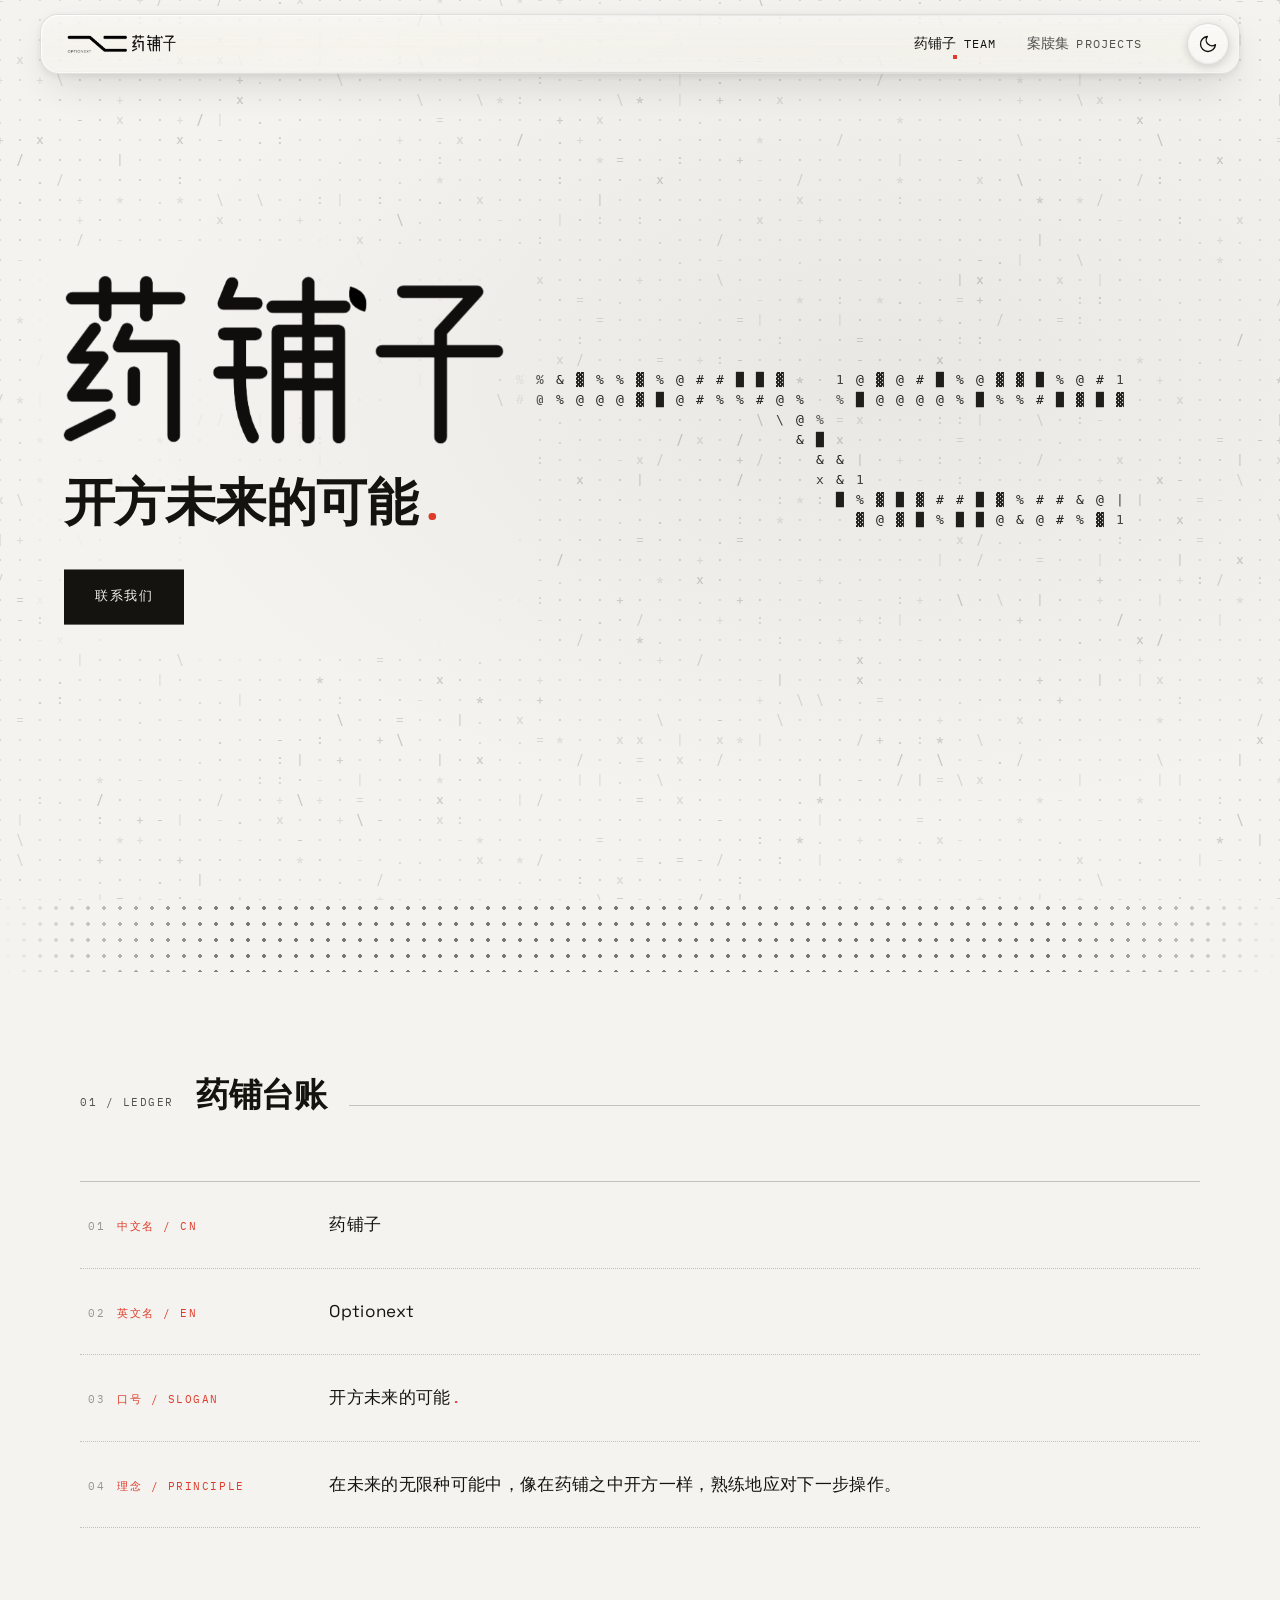
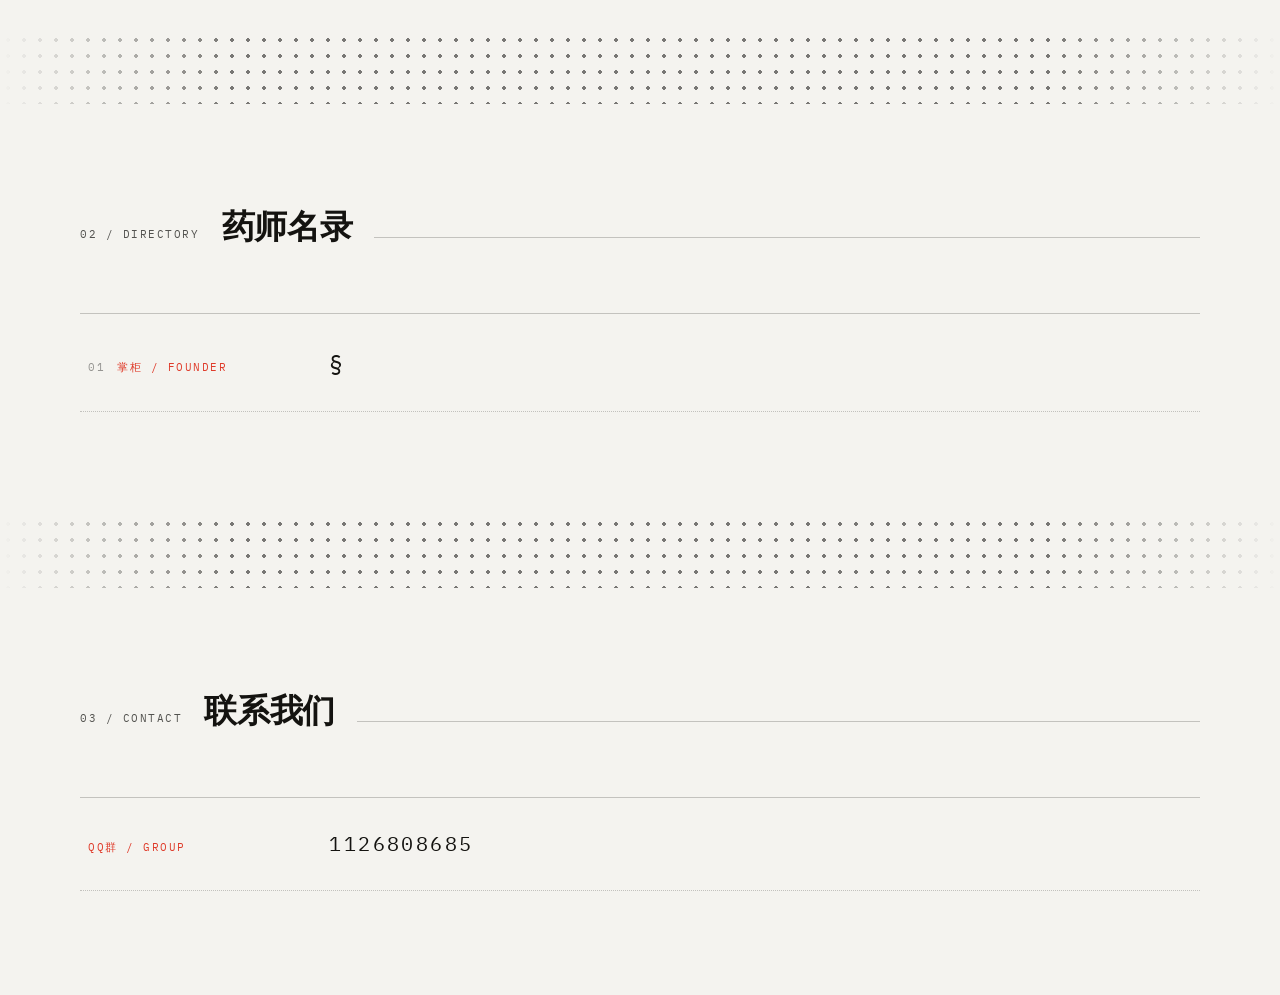
<file: mobile.html>
<!DOCTYPE html>
<html lang="zh-CN" data-flavor="mob">
<head>
    <meta charset="UTF-8">
    <meta name="viewport" content="width=device-width, initial-scale=1.0, viewport-fit=cover">
    <title>Optionext · 药铺子</title>
    <script src="components/device-guard.js"></script>
    <script>
        /* 主题防闪烁：早于一切渲染确定“明 / 暗”另一半 */
        (function () {
            try {
                var t = localStorage.getItem('optionext-theme') ||
                    (matchMedia('(prefers-color-scheme: dark)').matches ? 'dark' : 'light');
                document.documentElement.dataset.theme = t;
            } catch (e) {}
        })();
    </script>
    <link rel="preconnect" href="https://fonts.googleapis.com">
    <link rel="preconnect" href="https://fonts.gstatic.com" crossorigin>
    <link href="https://fonts.googleapis.com/css2?family=Space+Grotesk:wght@400;500;700&family=IBM+Plex+Mono:wght@400;500&display=swap" rel="stylesheet">
    <style data-page="home">
        /* ============================================================
           OPTIONEXT · ASCII 矩阵界面系统 03 · MOBILE
           双主题（明 / 暗）· 整幅字符矩阵 · 代码生成图标 · 纵向冲击波
           页面专属样式 / 脚本全部内联（与桌面端同一套视觉令牌）
           ============================================================ */
        :root {
            --paper: #f4f3ef;
            --ink: #141310;
            --ink-rgb: 20, 19, 16;
            --ink-70: rgba(20, 19, 16, .72);
            --ink-45: rgba(20, 19, 16, .42);
            --ink-25: rgba(20, 19, 16, .22);
            --ink-12: rgba(20, 19, 16, .12);
            --signal: #df3b2a;
            --font-sans: "Space Grotesk", "PingFang SC", "Hiragino Sans GB", "Microsoft YaHei", system-ui, sans-serif;
            --font-mono: "IBM Plex Mono", ui-monospace, "SFMono-Regular", Consolas, monospace;
            --ease-out: cubic-bezier(.22, 1, .36, 1);
        }

        :root[data-theme="dark"] {
            --paper: #0f0e0c;
            --ink: #e9e7e1;
            --ink-rgb: 233, 231, 225;
            --ink-70: rgba(233, 231, 225, .72);
            --ink-45: rgba(233, 231, 225, .45);
            --ink-25: rgba(233, 231, 225, .22);
            --ink-12: rgba(233, 231, 225, .12);
            --signal: #ef4d3a;
        }

        * { margin: 0; padding: 0; box-sizing: border-box; }

        html { -webkit-text-size-adjust: 100%; }

        body {
            background: var(--paper);
            color: var(--ink);
            font-family: var(--font-sans);
            font-size: 16px;
            line-height: 1.6;
            -webkit-font-smoothing: antialiased;
            overflow-x: hidden;
        }

        ::selection { background: var(--ink); color: var(--paper); }
        a { color: inherit; text-decoration: none; }

        .mono {
            font-family: var(--font-mono);
            font-size: 10.5px;
            letter-spacing: .14em;
            text-transform: uppercase;
            color: var(--ink-70);
        }

        /* ============================================================
           HERO · 整屏字符矩阵
           ============================================================ */
        .hero {
            position: relative;
            height: 100vh;
            height: 100svh;
            min-height: 580px;
            overflow: hidden;
            background:
                radial-gradient(900px 560px at 50% 30%, rgba(var(--ink-rgb), .05), transparent 62%),
                var(--paper);
        }

        #matrix {
            position: absolute;
            inset: 0;
            width: 100%;
            height: 100%;
            pointer-events: none;
            z-index: 0;
        }

        /* ---------------- 中央文案（居中式） ---------------- */
        .hero-copy {
            position: absolute;
            z-index: 3;
            left: 0; right: 0;
            top: 57%;
            transform: translateY(-50%);
            padding: 0 30px;
            text-align: center;
        }
        .hero-copy-inner {
            max-width: 360px;
            margin: 0 auto;
            display: flex;
            flex-direction: column;
            align-items: center;
        }

        /* 品牌字标（横版：明底黑字 / 暗底白字各一张） */
        .hero-wordmark {
            width: min(286px, 74vw);
            margin: 0 auto 22px;
            opacity: 0;
            animation: rise .85s var(--ease-out) 1.3s forwards;
        }
        .hero-wordmark img {
            display: block;
            width: 160.5%;
            height: auto;
            max-width: none;
            /* 抵消 1000×400 画布留白（bbox x191–813 / y61–299），只留笔画 */
            margin: -9.8% 0 -16.2% -30.7%;
        }
        .hero-wordmark .wm-dark { display: none; }
        :root[data-theme="dark"] .hero-wordmark .wm-light { display: none; }
        :root[data-theme="dark"] .hero-wordmark .wm-dark { display: block; }

        h1 {
            font-size: clamp(27px, 8.4vw, 37px);
            font-weight: 700;
            line-height: 1.15;
            letter-spacing: .01em;
            margin-bottom: 26px;
            white-space: nowrap;
        }
        h1 .line { display: block; overflow: hidden; padding-bottom: .08em; margin-bottom: -.08em; }
        h1 .line > span {
            display: block;
            opacity: 0;
            transform: translateY(110%);
            animation: lineUp .9s var(--ease-out) forwards;
            animation-delay: 1.62s;
        }
        h1 .dot {
            display: inline;
            color: var(--signal);
            font-family: var(--font-mono);
            font-weight: 400;
        }

        .actions {
            display: flex;
            flex-direction: column;
            align-items: center;
            gap: 17px;
            width: 100%;
            opacity: 0;
            animation: rise .8s var(--ease-out) 1.86s forwards;
        }

        .btn-primary {
            display: inline-flex; align-items: center; justify-content: center; gap: 11px;
            width: min(290px, 82vw);
            background: var(--ink);
            color: var(--paper);
            font-family: var(--font-mono);
            font-size: 12.5px;
            letter-spacing: .12em;
            padding: 15px 26px;
            border: 1px solid var(--ink);
            transition: background .35s var(--ease-out), color .35s var(--ease-out), transform .15s var(--ease-out);
        }
        @media (hover: hover) {
            .btn-primary:hover { background: transparent; color: var(--ink); }
        }
        .btn-primary:active { transform: scale(.97); }
        .btn-primary:focus-visible {
            outline: 2px solid var(--signal); outline-offset: 3px;
        }

        /* ============================================================
           点阵色带（halftone 分隔）
           ============================================================ */
        .dot-band {
            height: 54px;
            background-image: radial-gradient(var(--ink) 1.5px, transparent 1.9px);
            background-size: 14px 14px;
            -webkit-mask-image: linear-gradient(90deg, transparent, #000 14%, #000 86%, transparent);
                    mask-image: linear-gradient(90deg, transparent, #000 14%, #000 86%, transparent);
            opacity: .5;
        }

        /* ============================================================
           结构区：药铺台账（四条同字号档案行）
           ============================================================ */
        .structure {
            padding: 66px 24px 84px;
        }
        .structure-inner { max-width: 520px; margin: 0 auto; }
        .structure-head {
            display: flex; align-items: baseline; gap: 14px;
            margin-bottom: 38px;
        }
        .structure-head h2 {
            font-size: 24px;
            font-weight: 700;
            letter-spacing: .01em;
        }
        .structure-head .rule { flex: 1; height: 1px; background: var(--ink-25); }

        .ledger { border-top: 1px solid var(--ink-25); }
        .ledger-row {
            padding: 22px 2px;
            border-bottom: 1px dotted var(--ink-25);
        }
        .ledger-row:last-child { border-bottom: 0; }
        .ledger-row dt {
            display: flex;
            align-items: baseline;
            gap: 9px;
            font-family: var(--font-mono);
            font-size: 10.5px;
            letter-spacing: .14em;
            color: var(--signal);
            margin-bottom: 9px;
        }
        .ledger-row dt .idx { color: var(--ink-45); }
        .ledger-row dd {
            font-size: 16px;
            line-height: 1.85;
            letter-spacing: .02em;
            color: var(--ink);
        }
        .ledger-row dd .ledger-dot {
            color: var(--signal);
            font-family: var(--font-mono);
            font-weight: 400;
        }
        .ledger-row dd .founder-name {
            color: var(--ink);
            font-family: var(--font-mono);
            font-size: 20px;
            letter-spacing: .08em;
        }
        .ledger-row dd .qq-no {
            font-family: var(--font-mono);
            font-size: 17px;
            letter-spacing: .1em;
            cursor: pointer;
        }
        .ledger-row dd .qq-no:active { opacity: .6; }

        /* ---------------- 空板块占位（尚未录入内容） ---------------- */
        .structure-empty {
            margin: 0;
            padding: 2px 2px;
            color: var(--ink-45);
            font-size: 14px;
            letter-spacing: .04em;
            line-height: 1.8;
        }

        /* ---------------- 动效 ---------------- */
        @keyframes rise {
            from { opacity: 0; transform: translateY(22px); }
            to   { opacity: 1; transform: translateY(0); }
        }
        @keyframes lineUp {
            to { opacity: 1; transform: translateY(0); }
        }

        /* 软导航重入本页：hero 不播入场动画，立即就位（JS 给 .hero 加 .hero-in） */
        .hero.hero-in .hero-wordmark,
        .hero.hero-in .actions { opacity: 1; animation: none; }
        .hero.hero-in h1 .line > span { opacity: 1; transform: none; animation: none; }

        @media (prefers-reduced-motion: reduce) {
            *, *::before, *::after {
                animation-duration: .001ms !important;
                animation-iteration-count: 1 !important;
                transition-duration: .001ms !important;
            }
            .hero-wordmark, .actions { opacity: 1 !important; }
            h1 .line > span { opacity: 1 !important; transform: none !important; }
        }
    </style>
</head>
<body>
    <main>
        <!-- ================= HERO：整屏 ASCII 矩阵 ================= -->
        <section class="hero" id="hero">
            <canvas id="matrix" aria-hidden="true"></canvas>

            <div class="hero-copy">
                <div class="hero-copy-inner">
                    <div class="hero-wordmark" role="img" aria-label="药铺子">
                        <img class="wm-light" src="images/字标横版黑.png" width="1000" height="400" alt="" fetchpriority="high">
                        <img class="wm-dark" src="images/字标横版白.png" width="1000" height="400" alt="" aria-hidden="true" fetchpriority="high">
                    </div>

                    <h1>
                        <span class="line"><span>开方未来的可能<span class="dot">.</span></span></span>
                    </h1>

                    <div class="actions">
                        <a class="btn-primary" data-qq-launch>联系我们</a>
                    </div>
                </div>
            </div>
        </section>

        <div class="dot-band" aria-hidden="true"></div>

        <!-- ================= 药铺台账 ================= -->
        <section class="structure" id="team">
            <div class="structure-inner">
                <div class="structure-head">
                    <span class="mono">01</span>
                    <h2>药铺台账</h2>
                    <span class="rule" aria-hidden="true"></span>
                </div>

                <dl class="ledger">
                    <div class="ledger-row">
                        <dt><span class="idx">01</span>中文名</dt>
                        <dd>药铺子</dd>
                    </div>
                    <div class="ledger-row">
                        <dt><span class="idx">02</span>英文名</dt>
                        <dd>Optionext</dd>
                    </div>
                    <div class="ledger-row">
                        <dt><span class="idx">03</span>口号</dt>
                        <dd>开方未来的可能<span class="ledger-dot">.</span></dd>
                    </div>
                    <div class="ledger-row">
                        <dt><span class="idx">04</span>理念</dt>
                        <dd>在未来的无限种可能中，像在药铺之中开方一样，熟练地应对下一步操作。</dd>
                    </div>
                </dl>
            </div>
        </section>

        <div class="dot-band" aria-hidden="true"></div>

        <!-- ================= 药师名录 ================= -->
        <section class="structure" id="directory">
            <div class="structure-inner">
                <div class="structure-head">
                    <span class="mono">02</span>
                    <h2>药师名录</h2>
                    <span class="rule" aria-hidden="true"></span>
                </div>

                <dl class="ledger">
                    <div class="ledger-row">
                        <dt><span class="idx">01</span>掌柜 / FOUNDER</dt>
                        <dd><span class="founder-name">§</span></dd>
                    </div>
                </dl>
            </div>
        </section>

        <div class="dot-band" aria-hidden="true"></div>

        <!-- ================= 联系我们 ================= -->
        <section class="structure" id="contact">
            <div class="structure-inner">
                <div class="structure-head">
                    <span class="mono">03</span>
                    <h2>联系我们</h2>
                    <span class="rule" aria-hidden="true"></span>
                </div>

                <dl class="ledger">
                    <div class="ledger-row">
                        <dt>QQ群</dt>
                        <dd><span class="qq-no" data-qq-group data-qq-launch title="点击加入QQ群"></span></dd>
                    </div>
                </dl>
            </div>
        </section>
    </main>

    <script data-page-script>
    (function () {
        'use strict';

        /* 软导航（page-transit.js）：先停掉上一页仍在运行的引擎，再初始化本页 */
        if (typeof window.__optionextPageStop === 'function') {
            try { window.__optionextPageStop(); } catch (e) {}
            window.__optionextPageStop = null;
        }

        /* ============================================================
           联系方式（QQ群）：群号与官方加群链接分段存放、运行时拼接，
           源码不留明文。此段必须放在 data-page-script 内——软导航换页
           后只有本脚本会被重跑，独立内联 script 不执行（群号会空、
           点击无响应）
           ============================================================ */
        (function () {
            var groupNo = ['11', '26', '80', '8685'].join('');
            var groupEl = document.querySelector('[data-qq-group]');
            if (groupEl) { groupEl.textContent = groupNo; }

            var k = ['lpeAG2f4', 'QMzrY549', '5YHIQGhk', 'c9mUR-Y3'].join('');
            var auth = ['3y8mB+WXK8knS/9N', 'D6fEp9O31xyCn1Qg',
                'jXFJDZVgPeNtXlEl', 'GYrSxQ/t2YjmkvDj'].join('');
            var joinUrl = ['https://', 'qm.', 'qq.', 'com', '/cgi-bin/qm/qr?k='].join('')
                + k + '&jump_from=webapi&authKey=' + auth;

            function openJoin(e) {
                e.preventDefault();
                window.location.href = joinUrl;
            }

            var targets = document.querySelectorAll('[data-qq-launch]');
            for (var i = 0; i < targets.length; i++) {
                targets[i].addEventListener('click', openJoin);
            }
        }());

        /* 整页首次加载保留 hero 入场动画；软导航重入本页时 hero 立即就位 */
        if (window.__optionextHomeSeen) {
            var heroEl = document.getElementById('hero');
            if (heroEl) { heroEl.classList.add('hero-in'); }
        } else {
            window.__optionextHomeSeen = true;
        }

        var dead = false;

        /* ============================================================
           常量 / 字符集（与桌面端同源）
           颜色由 CSS 令牌实时读取 —— 明 / 暗主题切换时整幅矩阵随之变色
           MOBILE：冲击波沿纵轴从上往下扫描，图标在上方居中被“打印”
           ============================================================ */
        function hexRgb(h) {
            h = h.replace('#', '').trim();
            return [parseInt(h.slice(0, 2), 16), parseInt(h.slice(2, 4), 16), parseInt(h.slice(4, 6), 16)];
        }
        function readTheme() {
            var cs = getComputedStyle(document.documentElement);
            return {
                ink: hexRgb(cs.getPropertyValue('--ink')),
                paper: hexRgb(cs.getPropertyValue('--paper')),
                sig: hexRgb(cs.getPropertyValue('--signal'))
            };
        }
        var TC = readTheme();
        var INK   = TC.ink;
        var SIG   = TC.sig;
        var PAPER = TC.paper;
        var reduced = window.matchMedia('(prefers-reduced-motion: reduce)').matches;
        var dpr = Math.min(window.devicePixelRatio || 1, 2);

        var GAP = 20;                 // 栅格间距（CSS px）
        var FS  = 12.5;               // 常规字号

        var SCRAMBLE = ['0','1','/','\\','|','+','*','#','=','<','>','%','&',':','x','X','@','$','·','-'];
        var FIELD_G  = ['·','·','·','·','.','.',':','+','x','*','/','\\','|','-','='];
        var EDGE_G   = ['·','.','*','+','x','/','\\','|'];
        var MID_G    = ['x','X','*','%','+','/','\\','|','1'];
        var CORE_G   = ['█','▓','#','@','%','&'];
        var FRONT_G  = ['█','▓','▒','#','@','&','%','$'];

        // 纵向冲击波时间轴（ms）
        var T_CHAOS_END = 420;        // 混沌期结束，波从屏顶外进入
        var WAVE_DUR    = 1200;       // 纵扫时长
        var WAVE_PRE    = 55;         // 波前预激宽度（px）
        var WAVE_TAIL   = 130;        // 尾流衰减宽度（px）
        var WAVE_CORE   = 30;         // 核心带宽（px）
        var WAVE_EDGE   = 8;          // 锋刃半宽（px）
        var IDLE_AT     = T_CHAOS_END + WAVE_DUR + 400;

        var cv  = document.getElementById('matrix');
        var ctx = cv.getContext('2d');
        var heroEl  = document.getElementById('hero');
        var copyEl  = document.querySelector('.hero-copy');

        var cssW = 0, cssH = 0, cols = 0, rows = 0, ox = 0, oy = 0;
        var cells = [];
        var quiet = null;
        var started = performance.now();
        var settleNow = false;       // resize / reduced-motion 直接呈现完成态

        var mouse = { x: -9999, y: -9999, active: false, lm: -1e9 };
        var clickSweepAt = -1;       // 点中图标：细字符带重扫起点

        /* ---------------- 随机（种子） ---------------- */
        function rnd(seed) {
            var x = Math.sin(seed * 127.1 + 311.7) * 43758.5453;
            return x - Math.floor(x);
        }
        function pick(arr, seed) { return arr[Math.floor(rnd(seed) * arr.length)]; }
        function clamp(v, a, b) { return v < a ? a : v > b ? b : v; }
        function easeInOutCubic(x) { return x < .5 ? 4 * x * x * x : 1 - Math.pow(-2 * x + 2, 3) / 2; }
        function easeOutBack(x) {
            var c1 = 1.70158, c3 = c1 + 1;
            return 1 + c3 * Math.pow(x - 1, 3) + c1 * Math.pow(x - 1, 2);
        }
        function mixRgb(a, b, k) {
            return [
                Math.round(a[0] + (b[0] - a[0]) * k),
                Math.round(a[1] + (b[1] - a[1]) * k),
                Math.round(a[2] + (b[2] - a[2]) * k)
            ];
        }

        /* ============================================================
           字符精灵缓存（字符 × 字号 × 颜色 × 透明度档位）
           ============================================================ */
        var sprites = {};
        function sprite(ch, rgb, a, fs) {
            var fsk = Math.round(fs * 2);
            var key = ch + '|' + fsk + '|' + rgb.join(',') + '|' + Math.round(a * 10);
            var s = sprites[key];
            if (!s) {
                var size = Math.ceil(fs * 1.5);
                s = document.createElement('canvas');
                s.width = s.height = size * dpr;
                var c = s.getContext('2d');
                c.scale(dpr, dpr);
                c.font = '500 ' + fs + 'px "IBM Plex Mono", ui-monospace, Consolas, monospace';
                c.textAlign = 'center';
                c.textBaseline = 'middle';
                c.fillStyle = 'rgba(' + rgb.join(',') + ',' + a + ')';
                c.fillText(ch, size / 2, size / 2 + .5);
                s._size = size;
                sprites[key] = s;
            }
            return s;
        }

        /* ============================================================
           代码绘制品牌图标（按 PNG 实测几何，100 × 27 归一化画布）
           笔画 A：左上横 → 斜降 → 下横（连续圆角折线）
           笔画 B：右上角独立横杠
           ============================================================ */
        var PATH_A = [[0, 3.72], [44.2, 3.72], [57.3, 23.48], [100, 23.48]];
        var PATH_B = [[55.8, 3.72], [100, 3.72]];
        var ICON_H = 27, STROKE = 4.94;

        function preheat() {
            for (var i = 0; i < cells.length; i++) {
                var c = cells[i];
                if (c.kind > 0) sprite(c.glyph, INK, c.baseA, FS + .5);
            }
        }

        function build() {
            var rect = heroEl.getBoundingClientRect();
            cssW = rect.width; cssH = rect.height;
            cv.width  = Math.max(1, Math.round(cssW * dpr));
            cv.height = Math.max(1, Math.round(cssH * dpr));
            ctx.setTransform(dpr, 0, 0, dpr, 0, 0);

            cols = Math.floor(cssW / GAP) + 1;
            rows = Math.floor(cssH / GAP) + 1;
            ox = (cssW - (cols - 1) * GAP) / 2;
            oy = (cssH - (rows - 1) * GAP) / 2;

            /* ---- 图标栅格映射：横向居中，落在画面上方 ---- */
            var scale = Math.min(cols * .64 / 100, rows * .18 / ICON_H);
            var ccx = cols * .5, ccy = rows * .25;
            var gW = 100 * scale, gH = ICON_H * scale;
            var x0 = ccx - gW / 2, y0 = ccy - gH / 2;

            /* ---- 离屏栅化两条笔画 ---- */
            var SS = 4;
            var oc = document.createElement('canvas');
            oc.width = cols * SS; oc.height = rows * SS;
            var o = oc.getContext('2d');
            o.scale(SS, SS);
            o.lineCap = 'round';
            o.lineJoin = 'round';
            o.strokeStyle = '#fff';
            o.lineWidth = STROKE * scale;

            function strokePath(P) {
                o.beginPath();
                o.moveTo(x0 + P[0][0] * scale, y0 + P[0][1] * scale);
                for (var i = 1; i < P.length; i++) o.lineTo(x0 + P[i][0] * scale, y0 + P[i][1] * scale);
                o.stroke();
            }
            strokePath(PATH_A);
            strokePath(PATH_B);

            var img = o.getImageData(0, 0, oc.width, oc.height).data;
            function covAt(gx, gy) {
                var sum = 0;
                for (var sy = 0; sy < SS; sy++) {
                    for (var sx = 0; sx < SS; sx++) {
                        var ix = (gy * SS + sy) * oc.width + (gx * SS + sx);
                        sum += img[ix * 4 + 3];
                    }
                }
                return sum / (SS * SS * 255);
            }

            /* ---- 生成格点 ---- */
            /* 保留重建前的锁定状态：resize 不把入场动画打回原点 */
            var oldLock = {};
            for (var li = 0; li < cells.length; li++) {
                if (cells[li].locked) oldLock[cells[li].gx + ',' + cells[li].gy] = cells[li].lockT;
            }
            cells = [];
            for (var gy = 0; gy < rows; gy++) {
                for (var gx = 0; gx < cols; gx++) {
                    var cov = covAt(gx, gy);
                    var seed = gx * 738.37 + gy * 921.13;
                    var lk = oldLock[gx + ',' + gy];
                    var cell = {
                        gx: gx, gy: gy,
                        hx: ox + gx * GAP, hy: oy + gy * GAP,
                        seed: seed,
                        sens: .7 + rnd(seed + 1) * .6,      // 波敏感度（避免边缘整齐）
                        phase: rnd(seed + 2) * 70,          // 锁定相位延迟
                        kind: 0, glyph: '·', baseA: .1,
                        locked: settleNow || lk !== undefined,
                        lockT: lk !== undefined ? lk : (settleNow ? -1 : 0),
                        ox2: 0, oy2: 0,                     // 触压斥力偏移
                        burstT: -1e9, bx: 0, by: 0,         // 点击爆裂
                        near: false,
                        nextShuffle: 0
                    };

                    if (cov >= .62) {
                        cell.kind = 3; cell.glyph = pick(CORE_G, seed); cell.baseA = .95;
                    } else if (cov >= .36) {
                        cell.kind = 2; cell.glyph = pick(MID_G, seed); cell.baseA = .78;
                    } else if (cov >= .14) {
                        cell.kind = 1; cell.glyph = pick(EDGE_G, seed); cell.baseA = .5;
                    } else {
                        cell.glyph = rnd(seed) < .62 ? '·' : pick(FIELD_G, seed + 13);
                        cell.baseA = .08 + rnd(seed + 5) * .1;
                    }
                    cells.push(cell);
                }
            }

            /* 预热完成态精灵 */
            preheat();
            calcQuiet();
        }

        /* ---------------- 文案静区：压暗其下字符 ---------------- */
        function calcQuiet() {
            var hr = heroEl.getBoundingClientRect();
            var cr = copyEl.getBoundingClientRect();
            var pad = 26;
            quiet = {
                x0: cr.left - hr.left - pad,
                y0: cr.top - hr.top - pad,
                x1: cr.right - hr.left + pad,
                y1: cr.bottom - hr.top + pad
            };
        }
        function quietMul(x, y) {
            if (!quiet) return 1;
            var fx = 24, fy = 24;
            var ax = clamp((x - quiet.x0) / fx, 0, 1) * clamp((quiet.x1 - x) / fx, 0, 1);
            var ay = clamp((y - quiet.y0) / fy, 0, 1) * clamp((quiet.y1 - y) / fy, 0, 1);
            return 1 - ax * ay * .88;
        }

        /* ============================================================
           交互（纯字符反馈，无任何线条/光斑）
           ============================================================ */
        function pointerSample(e) {
            var r = cv.getBoundingClientRect();
            mouse.x = e.clientX - r.left;
            mouse.y = e.clientY - r.top;
            mouse.lm = performance.now() - started;
        }
        heroEl.addEventListener('pointerdown', function (e) {
            pointerSample(e);
            mouse.active = true;
        });
        heroEl.addEventListener('pointermove', function (e) {
            pointerSample(e);
            mouse.active = true;
        });
        /* 抬手/松键不清场：停住即无新运动，由 moveF 沿"停 480ms + 420ms 柔消"
           同一条曲线消退，手指划过与鼠标划过手感一致；也不可能永久留洞。
           touch/pen 在 up 后规范上必补发 pointerleave 边界噪声，忽略；
           只有鼠标真正移出元素才瞬清。cancel 只对鼠标/笔瞬清（见下）。 */
        heroEl.addEventListener('pointerleave', function (e) {
            if (e.pointerType === 'mouse') mouse.active = false;
        });
        heroEl.addEventListener('pointercancel', function (e) {
            if (e.pointerType !== 'touch') mouse.active = false;
        });

        /* 触摸兜底通道（{passive:true}，绝不阻止原生滚动）：
           手指滑动一旦被浏览器判定为滚页手势，Pointer Events 会被 pointercancel
           截断（真机上"一滑斥力就快速衰减"的根因，鼠标无此问题），但原生 touch
           事件在滚动全程继续派发——由它持续喂坐标与最后运动时刻，触摸与鼠标
           共用同一条"动则满力、停住柔消"曲线。抬手/取消同样不清场，交给 moveF。 */
        function touchSample(e) {
            var t = e.touches && e.touches[0];
            if (!t) return;
            pointerSample(t);
            mouse.active = true;
        }
        heroEl.addEventListener('touchstart', touchSample, { passive: true });
        heroEl.addEventListener('touchmove', touchSample, { passive: true });
        heroEl.addEventListener('touchend', function (e) {
            if (e.touches && e.touches.length) touchSample(e);
            /* 无剩余触点：位置冻结，moveF 自然柔消，与鼠标停住同曲线 */
        }, { passive: true });
        heroEl.addEventListener('touchcancel', function () {
            /* 系统中断手势：同样柔消，不瞬清 */
        }, { passive: true });

        heroEl.addEventListener('click', function (e) {
            if (reduced || e.target.closest('a,button')) return;
            var r = cv.getBoundingClientRect();
            var x = e.clientX - r.left, y = e.clientY - r.top;
            var now = performance.now() - started;

            // 1) 字符爆裂：半径内格点获得径向冲量
            var hitIcon = false;
            for (var i = 0; i < cells.length; i++) {
                var c = cells[i];
                var dd = Math.hypot(c.hx - x, c.hy - y);
                if (dd < 130) {
                    var ang = Math.atan2(c.hy - y, c.hx - x) + (rnd(c.seed + now) - .5) * .7;
                    var len = (1 - dd / 130) * (22 + rnd(c.seed + 3) * 26);
                    c.burstT = now;
                    c.bx = Math.cos(ang) * len;
                    c.by = Math.sin(ang) * len;
                    if (c.kind > 0 && dd < GAP * 2) hitIcon = true;
                }
            }

            // 2) 点中图标 → 细字符带自上而下重扫
            if (hitIcon) clickSweepAt = now;
        });

        /* ============================================================
           波前线：上下位置 + 横向蠕动（带点活动）
           ============================================================ */
        function waveFrontX(baseY, x, t) {
            return baseY
                + Math.sin(x * .018 + t * .006) * 11
                + Math.sin(x * .047 - t * .012) * 5
                + Math.sin(x * .009 + t * .003) * 6;
        }
        function sweepEase(x) { return easeInOutCubic(x); }

        function chaosGlyph(cell, t, salt) {
            return SCRAMBLE[Math.floor(rnd(cell.seed + salt + Math.floor(t / 46)) * SCRAMBLE.length) % SCRAMBLE.length];
        }

        /* ============================================================
           渲染
           ============================================================ */
        function render(t) {
            ctx.setTransform(dpr, 0, 0, dpr, 0, 0);
            ctx.clearRect(0, 0, cssW, cssH);

            /* ---- 主纵向波（自上往下） ---- */
            var chaos = t < T_CHAOS_END;
            var wp = clamp((t - T_CHAOS_END) / WAVE_DUR, 0, 1);
            var waveOn = wp > 0 && wp < 1;
            var waveBase = -80 + sweepEase(wp) * (cssH + 160);

            /* ---- 点击重扫细带 ---- */
            var clickOn = false, clickBase = 0;
            if (clickSweepAt >= 0) {
                var cp = (t - clickSweepAt) / 850;
                if (cp >= 0 && cp <= 1) {
                    clickOn = true;
                    clickBase = -40 + sweepEase(cp) * (cssH + 80);
                } else if (cp > 1.4) {
                    clickSweepAt = -1;
                }
            }

            /* ---- 待机周期细扫 ---- */
            var idleOn = false, idleBase = 0;
            if (t > IDLE_AT + 1500 && !reduced) {
                var cyc = (t - IDLE_AT - 1500) % 7800;
                if (cyc < 1400) {
                    idleOn = true;
                    idleBase = -40 + sweepEase(cyc / 1400) * (cssH + 80);
                }
            }

            /* 斥力系数只看"指针最近是否在运动"：滑动/按住移动时为 1；
               停住（手指贴着不动或鼠标原地停着）480ms 后于 420ms 内柔消到 0。
               手指与鼠标共用此曲线；真离场 / 手势取消才由事件瞬清 */
            var moveF = mouse.active && !reduced ? clamp(1 - (t - mouse.lm - 480) / 420, 0, 1) : 0;

            for (var i = 0; i < cells.length; i++) {
                var c = cells[i];
                var x = c.hx, y = c.hy;
                var glyph = c.glyph, rgb = INK, alpha = c.baseA, fs = FS + .5;
                var inBand = false;   // 波核心带（压过静区，保证纵扫可见）

                /* ---- 波前位置（该格横向位置处） ---- */
                var front = waveOn ? waveFrontX(waveBase, x, t) : -1e9;
                var d = front - y;    // >0 尾流（波已越过），<0 波前

                /* ---- 锁定：波扫过图标格点的瞬间 ---- */
                if (waveOn && !c.locked && c.kind > 0 && d >= -c.phase) {
                    c.locked = true;
                    c.lockT = t;
                }

                var hot = 0;          // 红热度 0..1
                var spark = false;    // 纸色火花

                /* 背景格远离波带时，立刻回到稳态点阵（不跟着满屏乱码） */
                var farFromWave = c.kind === 0 && waveOn && (d < -WAVE_PRE || d > WAVE_TAIL);

                if (chaos) {
                    /* 混沌期：以淡弱点阵为主，少量字符跳变 */
                    glyph = rnd(c.seed + Math.floor(t / 70)) < .74
                        ? pick(FIELD_G, c.seed + Math.floor(t / 60))
                        : chaosGlyph(c, t, 7);
                    alpha = .05 + rnd(c.seed + Math.floor(t / 90)) * .1;
                    fs = FS;
                    x += Math.sin(t * .021 + c.seed) * .9;
                    y += Math.cos(t * .017 + c.seed * 1.3) * .9;
                } else if (waveOn && !c.locked && !farFromWave) {
                    /* 波前未到（图标暗场）/ 预激区：低亮乱码，逼近时被吸亮 */
                    glyph = chaosGlyph(c, t, 7);
                    alpha = .07 + rnd(c.seed + Math.floor(t / 90)) * .12;
                    fs = FS;
                    var pre = clamp(1 + d / WAVE_PRE, 0, 1);
                    if (pre > 0) {
                        alpha = .16 + .5 * pre * c.sens;
                        if (pre > .72) {
                            glyph = pick(MID_G, c.seed + Math.floor(t / 40));
                            fs = FS + 1.5;
                        }
                        y += pre * pre * 5 * c.sens;   // 被波吸引，向下趔趄
                    }
                } else if (farFromWave) {
                    glyph = c.glyph;
                    alpha = c.baseA + Math.sin(x * .012 + y * .016 - t * .0011) * .03;
                }

                if (waveOn) {
                    /* ---- 锋刃：最亮最密的一条细线，红黑跳变 ---- */
                    if (d > -WAVE_EDGE && d < WAVE_EDGE) {
                        inBand = true;
                        var h1 = rnd(c.seed + Math.floor(t / 34));
                        glyph = pick(FRONT_G, c.seed + Math.floor(t / 26));
                        fs = FS + 7;
                        alpha = 1;
                        if (h1 < .42) { rgb = SIG; hot = 1; }
                        else if (h1 > .94) { rgb = PAPER; spark = true; }
                        if (c.kind > 0) { rgb = SIG; hot = 1; }
                    } else if (d >= -WAVE_CORE * .4 && d < WAVE_CORE) {
                        /* ---- 带身：锋刃两侧的衬带 ---- */
                        inBand = true;
                        glyph = pick(FRONT_G, c.seed + Math.floor(t / 40));
                        fs = FS + 3.5;
                        alpha = .75;
                        if (rnd(c.seed + Math.floor(t / 46)) < .2) { rgb = SIG; hot = 1; }
                        if (c.kind > 0) { rgb = SIG; hot = .8; }
                    } else if (d >= WAVE_CORE && d < WAVE_TAIL) {
                        /* ---- 尾流：剧烈乱码迅速衰减 ---- */
                        var k = 1 - (d - WAVE_CORE) / (WAVE_TAIL - WAVE_CORE);
                        glyph = chaosGlyph(c, t, 21);
                        alpha = Math.max(alpha, (.08 + .36 * k) * c.sens);
                        fs = FS + 1.5 * k;
                        var h2 = rnd(c.seed + Math.floor(t / 55));
                        if (k > .5 && h2 < .2) { rgb = SIG; hot = 1; }
                    } else if (d < -WAVE_CORE * .4 && d > -WAVE_PRE) {
                        var pf = 1 + d / WAVE_PRE;
                        if (pf > .5) {
                            glyph = pick(SCRAMBLE, c.seed + Math.floor(t / 50));
                            fs = FS + 2 * pf;
                            alpha = Math.max(alpha, .14 + .2 * pf);
                        }
                    }

                    /* ---- 图标格点锁定瞬间：红热打印 + 沿波向过冲回弹 ---- */
                    if (c.locked && c.kind > 0) {
                        var age = t - c.lockT;
                        if (age < 620) {
                            hot = Math.max(hot, Math.pow(1 - age / 620, 1.6) * (c.kind === 3 ? 1 : .7));
                            var back = clamp(age / 420, 0, 1);
                            y += (1 - easeOutBack(back)) * 15 * c.sens;
                            if (age < 110) glyph = chaosGlyph(c, t, 33);
                            else glyph = c.glyph;
                            alpha = Math.max(alpha, c.baseA);
                        }
                    }
                }

                /* ---- 点击重扫细带：只点燃图标 ---- */
                if (clickOn && c.kind > 0) {
                    var cd = waveFrontX(clickBase, x, t * 1.3) - y;
                    if (Math.abs(cd) < 16) {
                        hot = Math.max(hot, .9);
                        glyph = pick(FRONT_G, c.seed + Math.floor(t / 34));
                        inBand = true;
                    } else if (cd > 16 && cd < 110) {
                        hot = Math.max(hot, .55 * (1 - (cd - 16) / 94));
                    }
                }

                /* ---- 待机细扫：淡红字符带 ---- */
                if (idleOn) {
                    var id = waveFrontX(idleBase, x, t * .8) - y;
                    if (c.kind > 0 && Math.abs(id) < 13) {
                        hot = Math.max(hot, .5);
                    } else if (Math.abs(id) < 20) {
                        glyph = pick(SCRAMBLE, c.seed + Math.floor(t / 60));
                    }
                }

                /* ---- 稳态：图标已锁定字形；背景偶发换字 + 呼吸波 ---- */
                if (!waveOn && !chaos) {
                    if (c.kind > 0 && c.locked) {
                        glyph = c.glyph; alpha = c.baseA; fs = FS + .5;
                    } else if (c.kind === 0) {
                        if (!reduced) {
                            if (t > c.nextShuffle && rnd(c.seed + Math.floor(t / 700)) > .82) {
                                c.nextShuffle = t + 400 + rnd(c.seed + t) * 2600;
                            }
                            if (t < c.nextShuffle && t > c.nextShuffle - 380) {
                                glyph = pick(FIELD_G, c.seed + Math.floor(t / 64));
                            }
                            alpha += Math.sin(x * .012 + y * .016 - t * .0011) * .03;
                        }
                    }
                }

                /* ---- 触压斥力（细条状划过的加强版，随运动停止柔消） ---- */
                var repelX = 0, repelY = 0;
                c.near = false;
                if (moveF > 0) {
                    var mdx = x - mouse.x, mdy = y - mouse.y;
                    var md = Math.hypot(mdx, mdy);
                    if (md < 120 && md > .01) {
                        var f = 1 - md / 120;
                        var force = (c.kind === 3 ? 3 : c.kind === 2 ? 7 : 16) * f * moveF;
                        repelX = mdx / md * force;
                        repelY = mdy / md * force;
                        c.near = c.kind === 0;
                        if (c.near && moveF > .12 && rnd(c.seed + Math.floor(t / 80)) > .45) {
                            glyph = pick(SCRAMBLE, c.seed + Math.floor(t / 80));
                            alpha = Math.max(alpha, (.3 + .35 * f) * moveF);
                        }
                    }
                }
                c.ox2 += (repelX - c.ox2) * .2;
                c.oy2 += (repelY - c.oy2) * .2;
                x += c.ox2; y += c.oy2;

                /* ---- 点击爆裂位移 ---- */
                if (t - c.burstT < 560) {
                    var decay = Math.exp(-(t - c.burstT) / 200);
                    x += c.bx * decay;
                    y += c.by * decay;
                    if (rnd(c.seed + Math.floor(t / 50)) > .35) {
                        glyph = pick(SCRAMBLE, c.seed + Math.floor(t / 50));
                    }
                }

                /* ---- 红热着色 ---- */
                if (hot > 0 && !spark) rgb = mixRgb(INK, SIG, clamp(hot, 0, 1));
                if (hot > .4) alpha = Math.min(1, Math.max(alpha, c.baseA + .25 * hot));

                /* ---- 尾流速度拖影（纯字符残影，向下拉出速度线） ---- */
                var ghost = 0;
                if (inBand && waveOn) ghost = .34;
                else if (waveOn && d > WAVE_CORE && d < WAVE_TAIL * .7) ghost = (1 - (d - WAVE_CORE) / (WAVE_TAIL * .7 - WAVE_CORE)) * .16;
                if (ghost > .02 && !spark) {
                    var gs = sprite(glyph, rgb, clamp(alpha * ghost, .02, .2), fs);
                    ctx.drawImage(gs, Math.round(x - gs._size / 2), Math.round(y + 9 - gs._size / 2), gs._size, gs._size);
                }

                /* ---- 静区压暗（波核心带除外） ---- */
                if (!inBand) alpha *= quietMul(x, y);

                if (alpha > .02) {
                    var sp = sprite(glyph, rgb, clamp(alpha, .02, 1), fs);
                    ctx.drawImage(sp, Math.round(x - sp._size / 2), Math.round(y - sp._size / 2), sp._size, sp._size);
                }
            }
        }

        /* ---------------- 主循环（hero 离开视口自动挂帧省电） ---------------- */
        var heroVisible = true;
        var io = null;
        var rafId = 0;
        if ('IntersectionObserver' in window) {
            io = new IntersectionObserver(function (es) { heroVisible = es[0].isIntersecting; });
            io.observe(heroEl);
        }
        function loop(now) {
            if (dead) return;                  // 软导航离开后不再续帧
            rafId = requestAnimationFrame(loop);
            if (heroVisible) {
                var t = settleNow ? 100000 : now - started;
                settleNow = false;            // 完成态只消费一帧，随后恢复真实时钟
                render(t);                    // （曾永久不复位→滚动/缩放触发 resize 后斥力与细扫全死）
            }
        }

        /* ============================================================
           主题：矩阵色实时跟随 CSS 令牌（具名以便离开时摘除）
           ============================================================ */
        function onTheme() {
            var nt = readTheme();
            INK = nt.ink; SIG = nt.sig; PAPER = nt.paper;
            sprites = {};
            preheat();
        }
        window.addEventListener('optionext:themechange', onTheme);

        /* ---------------- resize / 字体加载（具名以便离开时摘除） ---------------- */
        var resizeTimer;
        function onResize() {
            clearTimeout(resizeTimer);
            resizeTimer = setTimeout(function () {
                if (dead) return;
                settleNow = performance.now() - started > IDLE_AT;
                build();
            }, 140);
        }
        function onLoad() { calcQuiet(); }
        window.addEventListener('resize', onResize);
        window.addEventListener('load', onLoad);
        if (document.fonts && document.fonts.ready) {
            document.fonts.ready.then(function () {
                if (dead) return;
                sprites = {}; preheat();
            });
        }

        /* 软导航停机协议：停循环、断观察、摘窗口监听（heroEl 随旧 main 一并销毁） */
        window.__optionextPageStop = function () {
            dead = true;
            if (rafId) cancelAnimationFrame(rafId);
            if (io) io.disconnect();
            window.removeEventListener('optionext:themechange', onTheme);
            window.removeEventListener('resize', onResize);
            window.removeEventListener('load', onLoad);
        };

        build();
        if (reduced) {
            settleNow = true;
            render(100000);
        } else {
            rafId = requestAnimationFrame(loop);
        }
    })();
    </script>

    <!-- 移动端底部导航组件（路径自解析，子目录页面同样可引用） -->
    <script src="components/mobile-tabbar.js?v=20261015f"></script>
    <!-- 页面清单：file:// 直开时供软导航取页（必须在软导航之前） -->
    <script src="components/page-manifest.js?v=20261015g"></script>
    <!-- 软导航：底栏保活 + 主体淡入淡出（必须在底栏组件之后） -->
    <script src="components/page-transit.js?v=20261015f"></script>
</body>
</html>
</file>
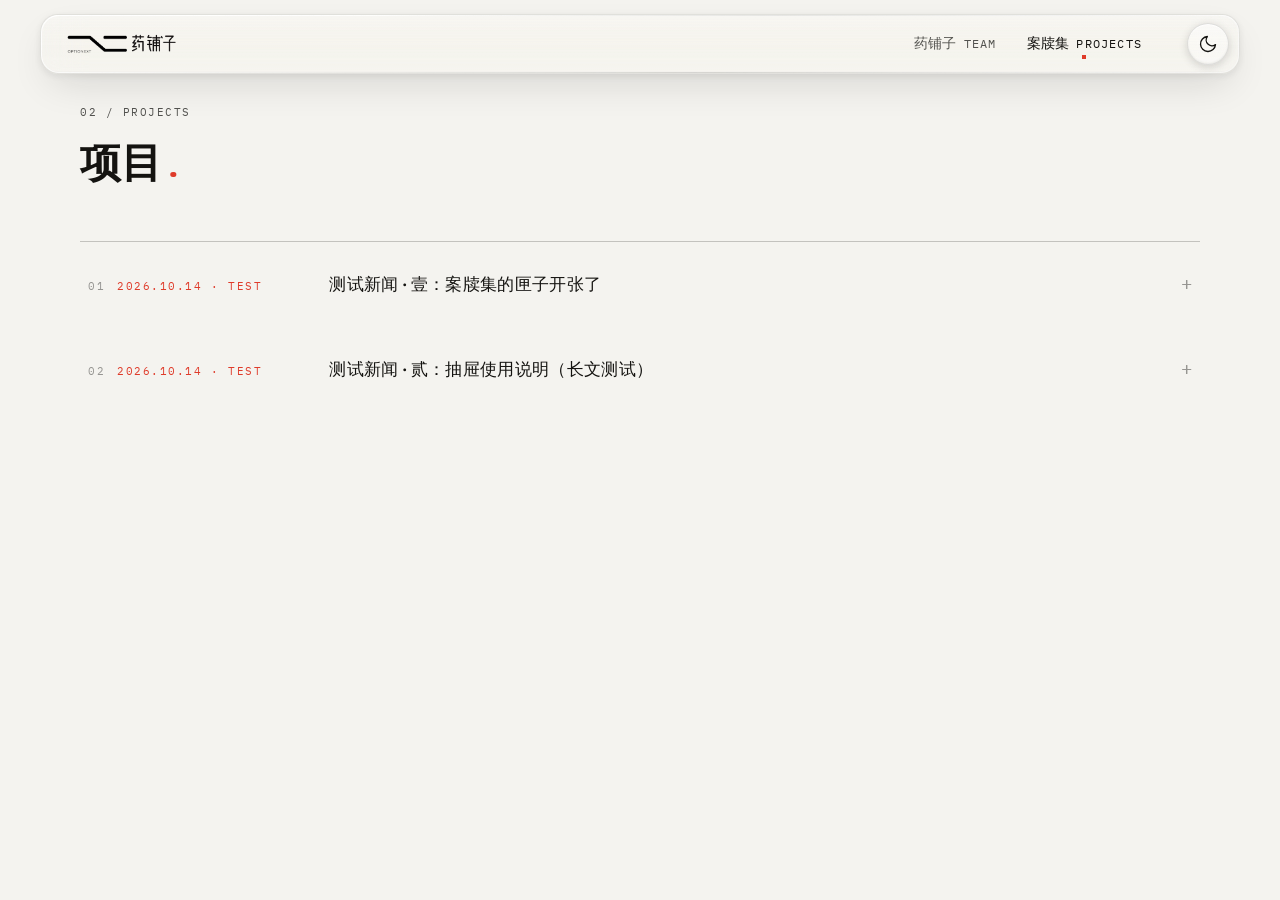
<file: projects/mobile.html>
<!DOCTYPE html>
<html lang="zh-CN" data-flavor="mob">
<head>
    <meta charset="UTF-8">
    <meta name="viewport" content="width=device-width, initial-scale=1.0, viewport-fit=cover">
    <title>Optionext · 项目</title>
    <script src="../components/device-guard.js"></script>
    <script>
        /* 主题防闪烁：早于一切渲染确定“明 / 暗”另一半 */
        (function () {
            try {
                var t = localStorage.getItem('optionext-theme') ||
                    (matchMedia('(prefers-color-scheme: dark)').matches ? 'dark' : 'light');
                document.documentElement.dataset.theme = t;
            } catch (e) {}
        })();
    </script>
    <link rel="preconnect" href="https://fonts.googleapis.com">
    <link rel="preconnect" href="https://fonts.gstatic.com" crossorigin>
    <link href="https://fonts.googleapis.com/css2?family=Space+Grotesk:wght@400;500;700&family=IBM+Plex+Mono:wght@400;500&display=swap" rel="stylesheet">
    <style data-page="projects">
        /* ============================================================
           OPTIONEXT · 项目页（移动）· 纯内容页
           无字符矩阵 / 无点阵：矩阵品牌秀只属于主页；本页只承载项目
           ============================================================ */
        :root {
            --paper: #f4f3ef;
            --ink: #141310;
            --ink-rgb: 20, 19, 16;
            --ink-70: rgba(20, 19, 16, .72);
            --ink-45: rgba(20, 19, 16, .42);
            --ink-25: rgba(20, 19, 16, .22);
            --signal: #df3b2a;
            --font-sans: "Space Grotesk", "PingFang SC", "Hiragino Sans GB", "Microsoft YaHei", system-ui, sans-serif;
            --font-mono: "IBM Plex Mono", ui-monospace, "SFMono-Regular", Consolas, monospace;
            --ease-out: cubic-bezier(.22, 1, .36, 1);
        }

        :root[data-theme="dark"] {
            --paper: #0f0e0c;
            --ink: #e9e7e1;
            --ink-rgb: 233, 231, 225;
            --ink-70: rgba(233, 231, 225, .72);
            --ink-45: rgba(233, 231, 225, .45);
            --ink-25: rgba(233, 231, 225, .22);
            --signal: #ef4d3a;
        }

        * { margin: 0; padding: 0; box-sizing: border-box; }

        html { -webkit-text-size-adjust: 100%; }

        body {
            background: var(--paper);
            color: var(--ink);
            font-family: var(--font-sans);
            font-size: 16px;
            line-height: 1.6;
            -webkit-font-smoothing: antialiased;
            overflow-x: hidden;
        }

        ::selection { background: var(--ink); color: var(--paper); }
        a { color: inherit; text-decoration: none; }

        .mono {
            font-family: var(--font-mono);
            font-size: 10.5px;
            letter-spacing: .14em;
            text-transform: uppercase;
            color: var(--ink-70);
        }

        /* ============================================================
           页面骨架（底部为固定 tabbar 预留空间）
           ============================================================ */
        .page {
            padding: 56px 24px calc(108px + env(safe-area-inset-bottom));
        }
        .page-inner { max-width: 520px; margin: 0 auto; }

        .page-head { margin-bottom: 36px; }
        .page-head .kicker {
            display: block;
            margin-bottom: 12px;
            opacity: 0;
            animation: rise .7s var(--ease-out) .1s forwards;
        }
        .page-head h1 {
            font-size: 28px;
            font-weight: 700;
            line-height: 1.15;
            letter-spacing: .01em;
            opacity: 0;
            animation: rise .7s var(--ease-out) .22s forwards;
        }
        .page-head h1 .dot {
            color: var(--signal);
            font-family: var(--font-mono);
            font-weight: 400;
        }

        /* ============================================================
           项目索引：实线顶 + 虚线档案行（移动端纵向堆叠）
           ============================================================ */
        .registry {
            border-top: 1px solid var(--ink-25);
            opacity: 0;
            animation: rise .7s var(--ease-out) .34s forwards;
        }

        /* 空状态：药柜尚空（有项目后整段移除即可） */
        .registry-empty {
            padding: 24px 2px;
            border-bottom: 1px dotted var(--ink-25);
        }
        .registry-empty .re-tag {
            display: block;
            margin-bottom: 9px;
            color: var(--ink-45);
        }
        .registry-empty .re-text {
            font-size: 16px;
            line-height: 1.85;
            letter-spacing: .02em;
            color: var(--ink-45);
        }

        /* 项目行：新增项目时按 HTML 注释模板复制启用（触屏箭头常显） */
        .proj-row {
            display: block;
            padding: 24px 2px;
            border-bottom: 1px dotted var(--ink-25);
            color: var(--ink);
        }
        .proj-row .proj-meta {
            display: block;
            font-family: var(--font-mono);
            font-size: 10.5px;
            letter-spacing: .14em;
            color: var(--signal);
            margin-bottom: 9px;
        }
        .proj-row .proj-meta .idx {
            color: var(--ink-45);
            margin-right: 9px;
        }
        .proj-row h3 {
            display: inline;
            font-size: 16px;
            font-weight: 500;
            line-height: 1.85;
            letter-spacing: .02em;
        }
        .proj-row .proj-arrow {
            font-family: var(--font-mono);
            color: var(--ink-45);
            margin-left: 8px;
        }
        .proj-row:active h3 { color: var(--signal); }
        .proj-row:focus-visible {
            outline: 2px solid var(--signal);
            outline-offset: 3px;
        }

        /* ============================================================
           新闻板块（移动）：点开抽屉，iframe 直接载入 news/<n>.html，
           地址栏同步 ?PG=<n>
           ============================================================ */
        .news-head {
            display: block;
            position: relative;
            width: 100%;
            padding: 23px 30px 23px 2px;
            background: none;
            border: 0;
            font: inherit;
            color: var(--ink);
            text-align: left;
        }
        .news-head .news-meta {
            display: block;
            font-family: var(--font-mono);
            font-size: 10.5px;
            letter-spacing: .14em;
            color: var(--signal);
            margin-bottom: 9px;
        }
        .news-head .news-meta .idx {
            color: var(--ink-45);
            margin-right: 9px;
        }
        .news-head .news-title {
            font-size: 16px;
            font-weight: 500;
            line-height: 1.8;
            letter-spacing: .02em;
            transition: color .3s var(--ease-out);
        }
        .news-head .news-mark {
            position: absolute;
            right: 2px;
            top: 26px;
            font-family: var(--font-mono);
            font-size: 18px;
            line-height: 1;
            color: var(--ink-45);
            transform: rotate(0deg);
            transform-origin: 50% 45%;
            transition: transform .45s var(--ease-out), color .3s var(--ease-out);
        }
        .news-head:active .news-title { color: var(--signal); }
        .news.is-open .news-title { color: var(--signal); }
        .news.is-open .news-mark { color: var(--signal); transform: rotate(135deg); }
        .news-head:focus-visible {
            outline: 2px solid var(--signal);
            outline-offset: 3px;
        }

        /* 抽屉：grid 行高 0fr → 1fr 实现高度自动的展开动画 */
        .news-panel {
            display: grid;
            grid-template-rows: 0fr;
            transition: grid-template-rows .52s var(--ease-out);
        }
        .news.is-open .news-panel { grid-template-rows: 1fr; }
        .news-panel-inner { min-height: 0; overflow: hidden; }
        .news-drawer {
            opacity: 0;
            transform: translateY(-10px);
            transition: opacity .42s var(--ease-out) .06s,
                        transform .42s var(--ease-out) .06s;
            padding: 0 2px 30px;
        }
        .news.is-open .news-drawer { opacity: 1; transform: none; }

        /* 匣子：左缘信号红线；未取到子文档高度前显示“载入中” */
        .news-frame-box {
            position: relative;
            min-height: 170px;
            border: 1px solid var(--ink-25);
            border-left: 2px solid var(--signal);
            background: var(--paper);
        }
        .news-frame-box.is-fit { min-height: 0; }
        .news-frame-hint {
            position: absolute;
            inset: 0;
            display: flex;
            align-items: center;
            justify-content: center;
            transition: opacity .3s ease, visibility .3s ease;
        }
        .news-frame-box.is-fit .news-frame-hint { opacity: 0; visibility: hidden; }
        .news-frame-hint { white-space: normal; line-height: 1.7; text-align: center; padding: 0 16px; }
        .news-frame-hint.is-error {
            color: var(--signal);
            text-transform: none;
            font-family: var(--font-sans);
            font-size: 13px;
            letter-spacing: .02em;
        }

        /* 部署自检：抽屉脚本漏传 / 被拦截时，替代“点了没反应”的显性提示 */
        .news-fatal {
            margin: 8px 0;
            padding: 16px;
            border: 1px solid var(--signal);
            border-left-width: 3px;
            color: var(--signal);
            font-size: 13.5px;
            line-height: 1.8;
            letter-spacing: .02em;
        }
        .news-frame {
            display: block;
            width: 100%;
            height: 0;
            min-height: 0;
            border: 0;
            background: var(--paper);
            opacity: 0;
            transition: opacity .4s var(--ease-out);
        }
        .news-frame-box.is-fit .news-frame { opacity: 1; }

        @keyframes rise {
            from { opacity: 0; transform: translateY(18px); }
            to   { opacity: 1; transform: translateY(0); }
        }

        @media (prefers-reduced-motion: reduce) {
            *, *::before, *::after {
                animation-duration: .001ms !important;
                animation-iteration-count: 1 !important;
                transition-duration: .001ms !important;
            }
            .page-head .kicker, .page-head h1, .registry { opacity: 1 !important; }
        }
    </style>
</head>
<body>
    <main class="page">
        <div class="page-inner">
            <header class="page-head">
                <span class="kicker mono">02</span>
                <h1>项目<span class="dot">.</span></h1>
            </header>

            <div class="registry">
                <!-- —— 项目行模板：新增“整页项目”时取消注释并按行复制 ——
                <a class="proj-row" href="#">
                    <span class="proj-meta"><span class="idx">01</span>进行中</span>
                    <h3>项目名称</h3><span class="proj-arrow" aria-hidden="true">→</span>
                </a>
                -->

                <!-- —— 新闻板块：点开在原位展开抽屉，iframe 直接载入 news/<n>.html。
                     新增新闻：复制整段 .news、改 data-pg / data-src / 标题即可，
                     ?PG=<n> 会自动与该板块对应 —— -->
                <section class="news" data-pg="1">
                    <button class="news-head" type="button"
                            aria-expanded="false" aria-controls="news-panel-1">
                        <span class="news-meta"><span class="idx">01</span>2026.10.14 · TEST</span>
                        <span class="news-title">测试新闻 · 壹：案牍集的匣子开张了</span>
                        <span class="news-mark" aria-hidden="true">+</span>
                    </button>
                    <div class="news-panel" id="news-panel-1">
                        <div class="news-panel-inner">
                            <div class="news-drawer">
                                <div class="news-frame-box">
                                    <span class="news-frame-hint mono">载入中</span>
                                    <iframe class="news-frame" title="测试新闻 · 壹"
                                            data-src="news/1.html" loading="lazy"></iframe>
                                </div>
                            </div>
                        </div>
                    </div>
                </section>

                <section class="news" data-pg="2">
                    <button class="news-head" type="button"
                            aria-expanded="false" aria-controls="news-panel-2">
                        <span class="news-meta"><span class="idx">02</span>2026.10.14 · TEST</span>
                        <span class="news-title">测试新闻 · 贰：抽屉使用说明（长文测试）</span>
                        <span class="news-mark" aria-hidden="true">+</span>
                    </button>
                    <div class="news-panel" id="news-panel-2">
                        <div class="news-panel-inner">
                            <div class="news-drawer">
                                <div class="news-frame-box">
                                    <span class="news-frame-hint mono">载入中</span>
                                    <iframe class="news-frame" title="测试新闻 · 贰"
                                            data-src="news/2.html" loading="lazy"></iframe>
                                </div>
                            </div>
                        </div>
                    </div>
                </section>
            </div>
        </div>
    </main>

    <script src="../components/mobile-tabbar.js?v=20261015f"></script>
    <!-- 新闻板块抽屉：?PG=n 追踪 + iframe 载入（必须在软导航之前） -->
    <script src="../components/news-drawer.js?v=20261015f"></script>
    <script data-page-script>
    /* 硬加载时上面的外链已定义函数；从其它栏目经软导航进入本页时，
       page-transit 只重跑本段内联脚本、不会带上外部 <script src>，
       因此函数缺失时按站点根动态补载（file:// 下 script 本地加载同样可用） */
    (function () {
        if (typeof window.OptionextNewsDrawer === 'function') {
            window.OptionextNewsDrawer();
            return;
        }
        var root = window.__OPTIONEXT_ROOT__ || '../';
        var s = document.createElement('script');
        s.src = root + 'components/news-drawer.js?v=20261015f';
        s.onload = function () {
            if (typeof window.OptionextNewsDrawer === 'function') window.OptionextNewsDrawer();
        };
        s.onerror = function () {
            var box = document.querySelector('.registry');
            if (box && !box.parentNode.querySelector('.news-fatal')) {
                var d = document.createElement('div');
                d.className = 'news-fatal';
                d.textContent = '板块脚本加载失败：components/news-drawer.js 无法载入，请检查部署后强制刷新。';
                box.parentNode.insertBefore(d, box);
            }
        };
        document.head.appendChild(s);
    })();
    </script>
    <!-- 部署自检：脚本漏传 / 被拦截时给出显性红条，而不是“点了没反应” -->
    <script>
        window.addEventListener('load', function () {
            setTimeout(function () {
                if (typeof window.OptionextNewsDrawer === 'function') return;
                var box = document.querySelector('.registry');
                if (!box || box.querySelector('.news-fatal')) return;
                var d = document.createElement('div');
                d.className = 'news-fatal';
                d.textContent = '板块脚本未加载：components/news-drawer.js 缺失或被拦截。' +
                    '云端部署请整目录覆盖上传；本地请强制刷新（Ctrl+Shift+R / 手机端清缓存）后重试。';
                box.parentNode.insertBefore(d, box);
            }, 300);
        });
    </script>
    <!-- 页面清单：file:// 直开时供软导航取页（必须在软导航之前） -->
    <script src="../components/page-manifest.js?v=20261015g"></script>
    <!-- 软导航：底栏保活 + 主体淡入淡出（必须在底栏组件之后） -->
    <script src="../components/page-transit.js?v=20261015f"></script>
</body>
</html>
</file>
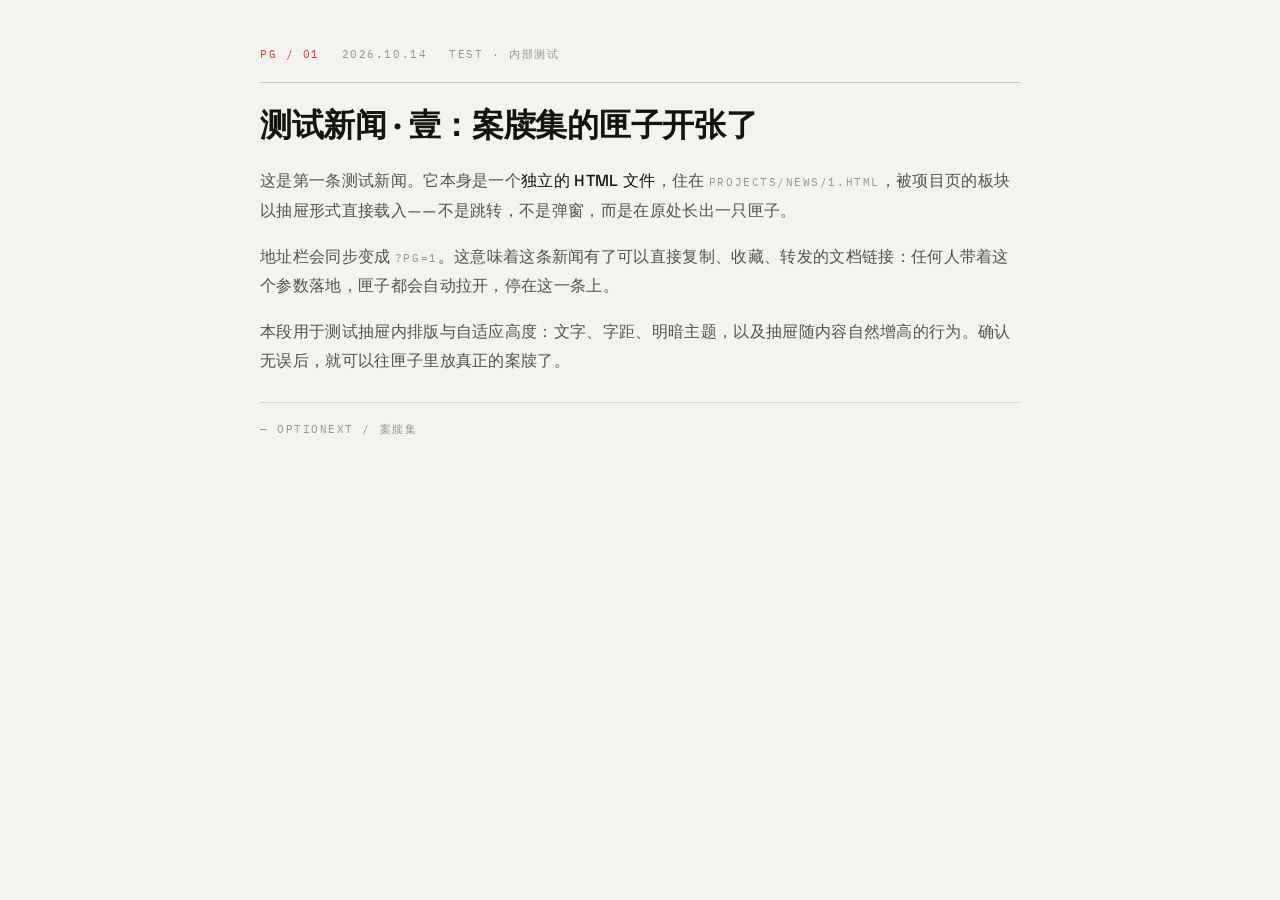
<file: projects/news/1.html>
<!DOCTYPE html>
<html lang="zh-CN">
<head>
    <meta charset="UTF-8">
    <meta name="viewport" content="width=device-width, initial-scale=1.0">
    <title>测试新闻 · 壹 — 案牍集的匣子开张了</title>
    <script>
        /* 与主站同键的主题防闪烁（iframe 与父页同源时共享 localStorage） */
        (function () {
            try {
                var t = localStorage.getItem('optionext-theme') ||
                    (matchMedia('(prefers-color-scheme: dark)').matches ? 'dark' : 'light');
                document.documentElement.dataset.theme = t;
            } catch (e) {}
        })();
    </script>
    <link rel="preconnect" href="https://fonts.googleapis.com">
    <link rel="preconnect" href="https://fonts.gstatic.com" crossorigin>
    <link href="https://fonts.googleapis.com/css2?family=Space+Grotesk:wght@400;500;700&family=IBM+Plex+Mono:wght@400;500&display=swap" rel="stylesheet">
    <style>
        :root {
            --paper: #f4f3ef;
            --ink: #141310;
            --ink-70: rgba(20, 19, 16, .72);
            --ink-45: rgba(20, 19, 16, .42);
            --ink-25: rgba(20, 19, 16, .22);
            --signal: #df3b2a;
            --font-sans: "Space Grotesk", "PingFang SC", "Hiragino Sans GB", "Microsoft YaHei", system-ui, sans-serif;
            --font-mono: "IBM Plex Mono", ui-monospace, "SFMono-Regular", Consolas, monospace;
            --ease-out: cubic-bezier(.22, 1, .36, 1);
        }
        :root[data-theme="dark"] {
            --paper: #0f0e0c;
            --ink: #e9e7e1;
            --ink-70: rgba(233, 231, 225, .72);
            --ink-45: rgba(233, 231, 225, .45);
            --ink-25: rgba(233, 231, 225, .22);
            --signal: #ef4d3a;
        }
        * { margin: 0; padding: 0; box-sizing: border-box; }
        html { -webkit-text-size-adjust: 100%; }
        body {
            background: var(--paper);
            color: var(--ink);
            font-family: var(--font-sans);
            font-size: 16px;
            line-height: 1.85;
            -webkit-font-smoothing: antialiased;
            padding: clamp(22px, 3.4vw, 44px) clamp(20px, 4vw, 56px) clamp(28px, 4vw, 52px);
        }
        ::selection { background: var(--ink); color: var(--paper); }
        .mono {
            font-family: var(--font-mono);
            font-size: 11px;
            letter-spacing: .14em;
            text-transform: uppercase;
            color: var(--ink-45);
        }
        article { max-width: 760px; margin: 0 auto; }
        .doc-meta {
            display: flex;
            flex-wrap: wrap;
            gap: 8px 22px;
            align-items: baseline;
            padding-bottom: 18px;
            border-bottom: 1px solid var(--ink-25);
            opacity: 0;
            animation: rise .6s var(--ease-out) .05s forwards;
        }
        .doc-meta .pg { color: var(--signal); }
        h1 {
            font-size: clamp(22px, 2.6vw, 32px);
            font-weight: 700;
            line-height: 1.3;
            letter-spacing: -.01em;
            margin: 22px 0 20px;
            opacity: 0;
            animation: rise .6s var(--ease-out) .14s forwards;
        }
        .doc-body p {
            font-size: 16px;
            letter-spacing: .02em;
            color: var(--ink-70);
            margin-bottom: 16px;
            opacity: 0;
            animation: rise .6s var(--ease-out) forwards;
        }
        .doc-body p:nth-of-type(1) { animation-delay: .22s; }
        .doc-body p:nth-of-type(2) { animation-delay: .30s; }
        .doc-body p:nth-of-type(3) { animation-delay: .38s; }
        .doc-body strong { color: var(--ink); font-weight: 500; }
        .doc-sign {
            margin-top: 26px;
            padding-top: 16px;
            border-top: 1px dotted var(--ink-25);
            opacity: 0;
            animation: rise .6s var(--ease-out) .46s forwards;
        }
        @keyframes rise {
            from { opacity: 0; transform: translateY(14px); }
            to   { opacity: 1; transform: translateY(0); }
        }
        @media (prefers-reduced-motion: reduce) {
            *, *::before, *::after {
                animation-duration: .001ms !important;
                animation-iteration-count: 1 !important;
            }
            .doc-meta, h1, .doc-body p, .doc-sign { opacity: 1 !important; }
        }
    </style>
</head>
<body>
    <article>
        <header class="doc-meta">
            <span class="mono pg">PG / 01</span>
            <span class="mono">2026.10.14</span>
            <span class="mono">TEST · 内部测试</span>
        </header>
        <h1>测试新闻 · 壹：案牍集的匣子开张了</h1>
        <div class="doc-body">
            <p>这是第一条测试新闻。它本身是一个<strong>独立的 HTML 文件</strong>，住在 <span class="mono">projects/news/1.html</span>，被项目页的板块以抽屉形式直接载入——不是跳转，不是弹窗，而是在原处长出一只匣子。</p>
            <p>地址栏会同步变成 <span class="mono">?PG=1</span>。这意味着这条新闻有了可以直接复制、收藏、转发的文档链接：任何人带着这个参数落地，匣子都会自动拉开，停在这一条上。</p>
            <p>本段用于测试抽屉内排版与自适应高度：文字、字距、明暗主题，以及抽屉随内容自然增高的行为。确认无误后，就可以往匣子里放真正的案牍了。</p>
        </div>
        <footer class="doc-sign mono">— OPTIONEXT / 案牍集</footer>
    </article>
    <script src="../../components/frame-fit.js?v=20261015f"></script>
</body>
</html>
</file>
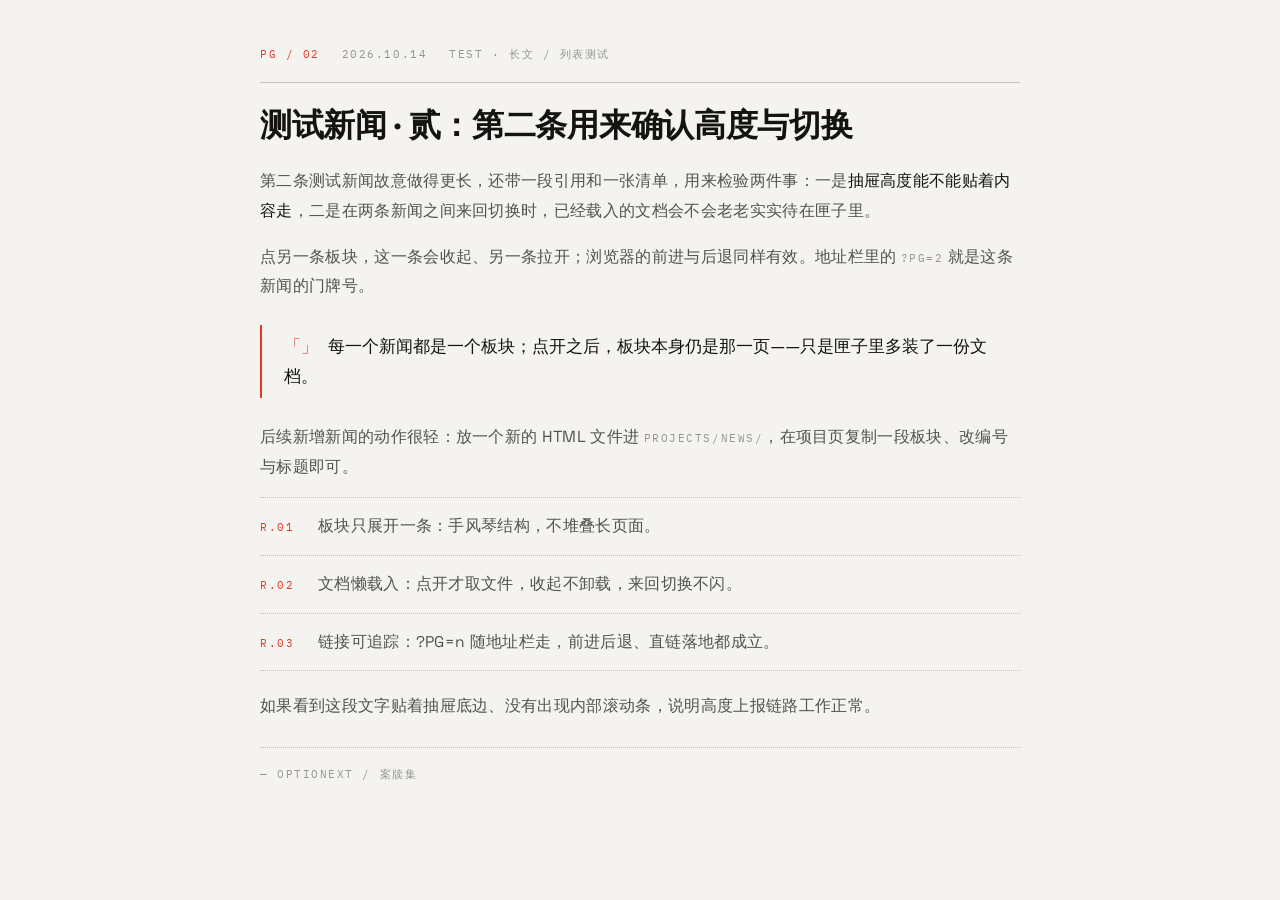
<file: projects/news/2.html>
<!DOCTYPE html>
<html lang="zh-CN">
<head>
    <meta charset="UTF-8">
    <meta name="viewport" content="width=device-width, initial-scale=1.0">
    <title>测试新闻 · 贰 — 抽屉使用说明（长文测试）</title>
    <script>
        /* 与主站同键的主题防闪烁（iframe 与父页同源时共享 localStorage） */
        (function () {
            try {
                var t = localStorage.getItem('optionext-theme') ||
                    (matchMedia('(prefers-color-scheme: dark)').matches ? 'dark' : 'light');
                document.documentElement.dataset.theme = t;
            } catch (e) {}
        })();
    </script>
    <link rel="preconnect" href="https://fonts.googleapis.com">
    <link rel="preconnect" href="https://fonts.gstatic.com" crossorigin>
    <link href="https://fonts.googleapis.com/css2?family=Space+Grotesk:wght@400;500;700&family=IBM+Plex+Mono:wght@400;500&display=swap" rel="stylesheet">
    <style>
        :root {
            --paper: #f4f3ef;
            --ink: #141310;
            --ink-70: rgba(20, 19, 16, .72);
            --ink-45: rgba(20, 19, 16, .42);
            --ink-25: rgba(20, 19, 16, .22);
            --signal: #df3b2a;
            --font-sans: "Space Grotesk", "PingFang SC", "Hiragino Sans GB", "Microsoft YaHei", system-ui, sans-serif;
            --font-mono: "IBM Plex Mono", ui-monospace, "SFMono-Regular", Consolas, monospace;
            --ease-out: cubic-bezier(.22, 1, .36, 1);
        }
        :root[data-theme="dark"] {
            --paper: #0f0e0c;
            --ink: #e9e7e1;
            --ink-70: rgba(233, 231, 225, .72);
            --ink-45: rgba(233, 231, 225, .45);
            --ink-25: rgba(233, 231, 225, .22);
            --signal: #ef4d3a;
        }
        * { margin: 0; padding: 0; box-sizing: border-box; }
        html { -webkit-text-size-adjust: 100%; }
        body {
            background: var(--paper);
            color: var(--ink);
            font-family: var(--font-sans);
            font-size: 16px;
            line-height: 1.85;
            -webkit-font-smoothing: antialiased;
            padding: clamp(22px, 3.4vw, 44px) clamp(20px, 4vw, 56px) clamp(28px, 4vw, 52px);
        }
        ::selection { background: var(--ink); color: var(--paper); }
        .mono {
            font-family: var(--font-mono);
            font-size: 11px;
            letter-spacing: .14em;
            text-transform: uppercase;
            color: var(--ink-45);
        }
        article { max-width: 760px; margin: 0 auto; }
        .doc-meta {
            display: flex;
            flex-wrap: wrap;
            gap: 8px 22px;
            align-items: baseline;
            padding-bottom: 18px;
            border-bottom: 1px solid var(--ink-25);
            opacity: 0;
            animation: rise .6s var(--ease-out) .05s forwards;
        }
        .doc-meta .pg { color: var(--signal); }
        h1 {
            font-size: clamp(22px, 2.6vw, 32px);
            font-weight: 700;
            line-height: 1.3;
            letter-spacing: -.01em;
            margin: 22px 0 20px;
            opacity: 0;
            animation: rise .6s var(--ease-out) .14s forwards;
        }
        .doc-body p {
            font-size: 16px;
            letter-spacing: .02em;
            color: var(--ink-70);
            margin-bottom: 16px;
            opacity: 0;
            animation: rise .6s var(--ease-out) forwards;
        }
        .doc-body p:nth-of-type(1) { animation-delay: .22s; }
        .doc-body p:nth-of-type(2) { animation-delay: .28s; }
        .doc-body p:nth-of-type(3) { animation-delay: .34s; }
        .doc-body p:nth-of-type(4) { animation-delay: .40s; }
        .doc-body strong { color: var(--ink); font-weight: 500; }
        blockquote {
            position: relative;
            margin: 24px 0;
            padding: 6px 0 6px 22px;
            border-left: 2px solid var(--signal);
            font-size: 17px;
            line-height: 1.8;
            color: var(--ink);
            opacity: 0;
            animation: rise .6s var(--ease-out) .46s forwards;
        }
        blockquote .mark {
            font-family: var(--font-mono);
            color: var(--signal);
            margin-right: 10px;
        }
        ul.rules {
            list-style: none;
            margin: 6px 0 20px;
            border-top: 1px dotted var(--ink-25);
            opacity: 0;
            animation: rise .6s var(--ease-out) .52s forwards;
        }
        ul.rules li {
            display: grid;
            grid-template-columns: 44px 1fr;
            gap: 14px;
            padding: 14px 0;
            border-bottom: 1px dotted var(--ink-25);
            font-size: 15.5px;
            letter-spacing: .02em;
            color: var(--ink-70);
        }
        ul.rules li .n {
            font-family: var(--font-mono);
            font-size: 11px;
            letter-spacing: .14em;
            color: var(--signal);
            padding-top: 5px;
        }
        .doc-sign {
            margin-top: 26px;
            padding-top: 16px;
            border-top: 1px dotted var(--ink-25);
            opacity: 0;
            animation: rise .6s var(--ease-out) .60s forwards;
        }
        @keyframes rise {
            from { opacity: 0; transform: translateY(14px); }
            to   { opacity: 1; transform: translateY(0); }
        }
        @media (prefers-reduced-motion: reduce) {
            *, *::before, *::after {
                animation-duration: .001ms !important;
                animation-iteration-count: 1 !important;
            }
            .doc-meta, h1, .doc-body p, blockquote, ul.rules, .doc-sign { opacity: 1 !important; }
        }
    </style>
</head>
<body>
    <article>
        <header class="doc-meta">
            <span class="mono pg">PG / 02</span>
            <span class="mono">2026.10.14</span>
            <span class="mono">TEST · 长文 / 列表测试</span>
        </header>
        <h1>测试新闻 · 贰：第二条用来确认高度与切换</h1>
        <div class="doc-body">
            <p>第二条测试新闻故意做得更长，还带一段引用和一张清单，用来检验两件事：一是<strong>抽屉高度能不能贴着内容走</strong>，二是在两条新闻之间来回切换时，已经载入的文档会不会老老实实待在匣子里。</p>
            <p>点另一条板块，这一条会收起、另一条拉开；浏览器的前进与后退同样有效。地址栏里的 <span class="mono">?PG=2</span> 就是这条新闻的门牌号。</p>
            <blockquote><span class="mark">「」</span>每一个新闻都是一个板块；点开之后，板块本身仍是那一页——只是匣子里多装了一份文档。</blockquote>
            <p>后续新增新闻的动作很轻：放一个新的 HTML 文件进 <span class="mono">projects/news/</span>，在项目页复制一段板块、改编号与标题即可。</p>
            <ul class="rules">
                <li><span class="n">R.01</span><span>板块只展开一条：手风琴结构，不堆叠长页面。</span></li>
                <li><span class="n">R.02</span><span>文档懒载入：点开才取文件，收起不卸载，来回切换不闪。</span></li>
                <li><span class="n">R.03</span><span>链接可追踪：?PG=n 随地址栏走，前进后退、直链落地都成立。</span></li>
            </ul>
            <p>如果看到这段文字贴着抽屉底边、没有出现内部滚动条，说明高度上报链路工作正常。</p>
        </div>
        <footer class="doc-sign mono">— OPTIONEXT / 案牍集</footer>
    </article>
    <script src="../../components/frame-fit.js?v=20261015f"></script>
</body>
</html>
</file>
